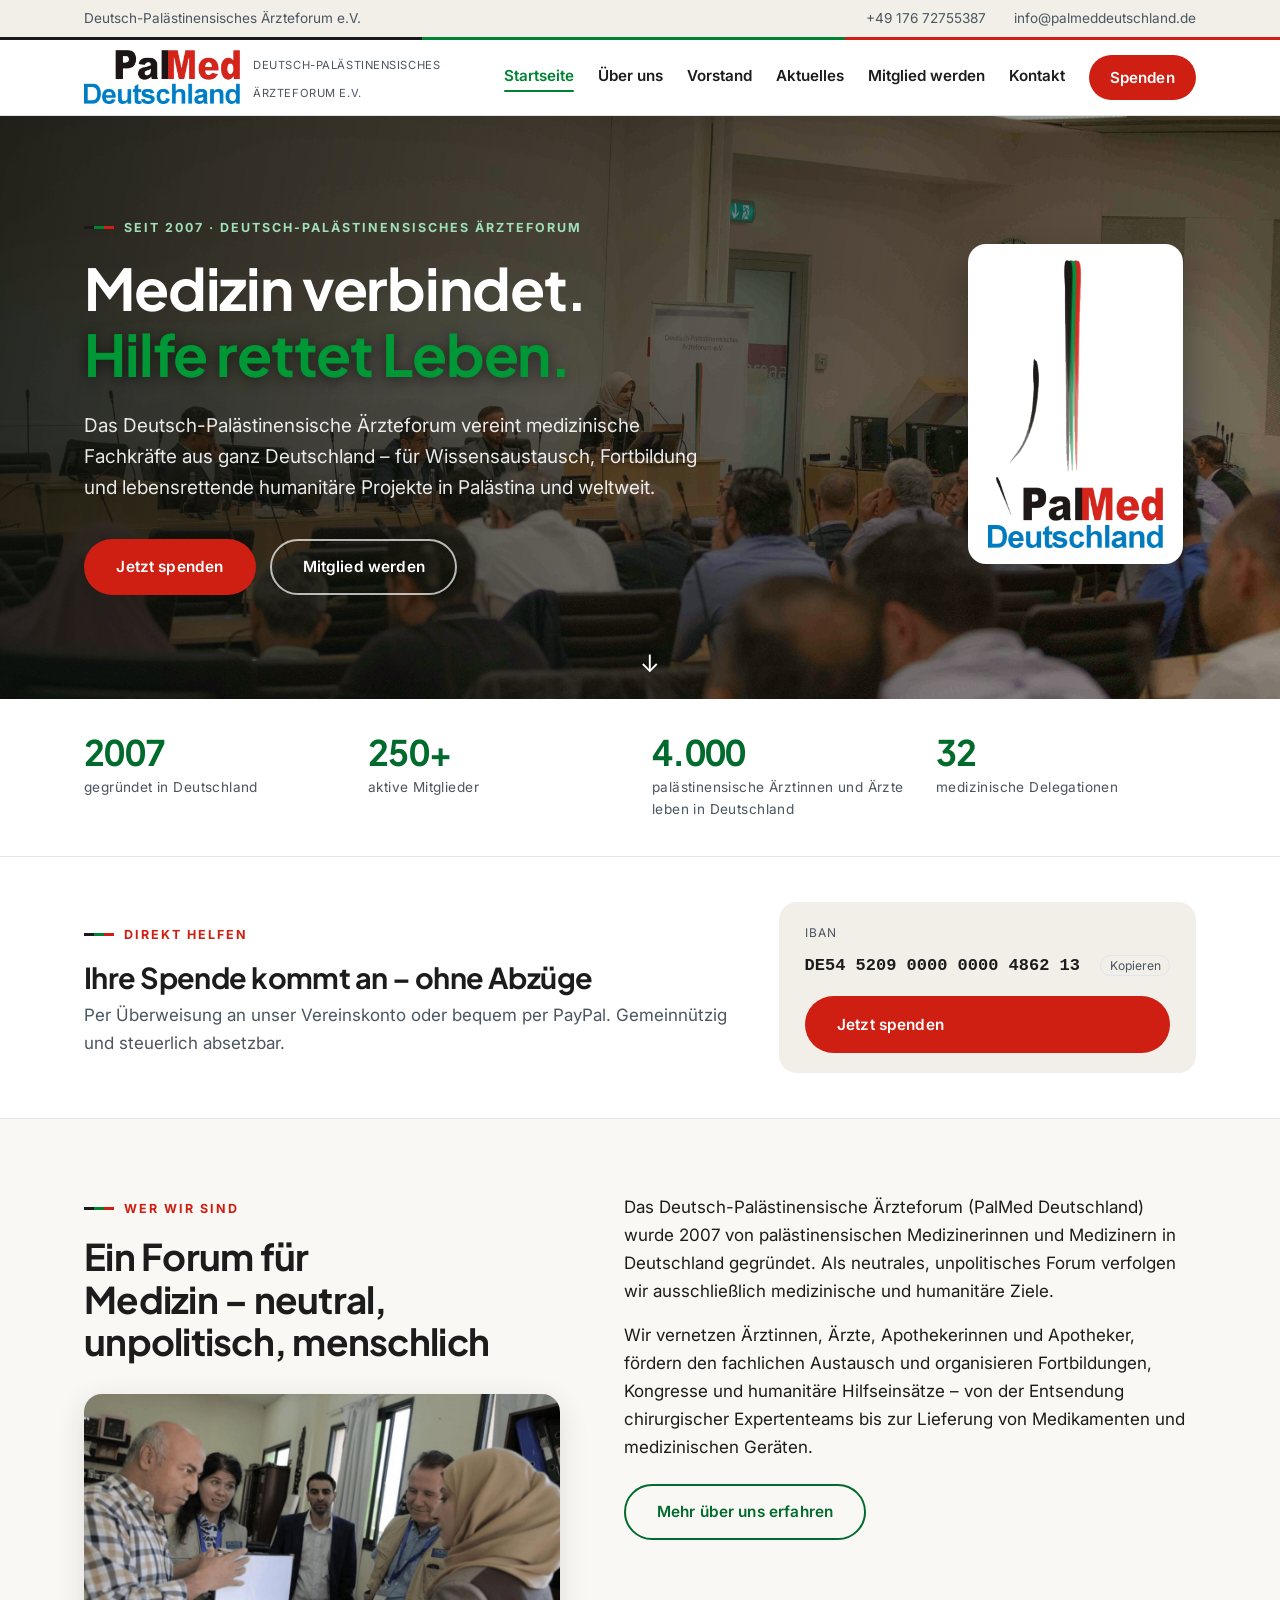
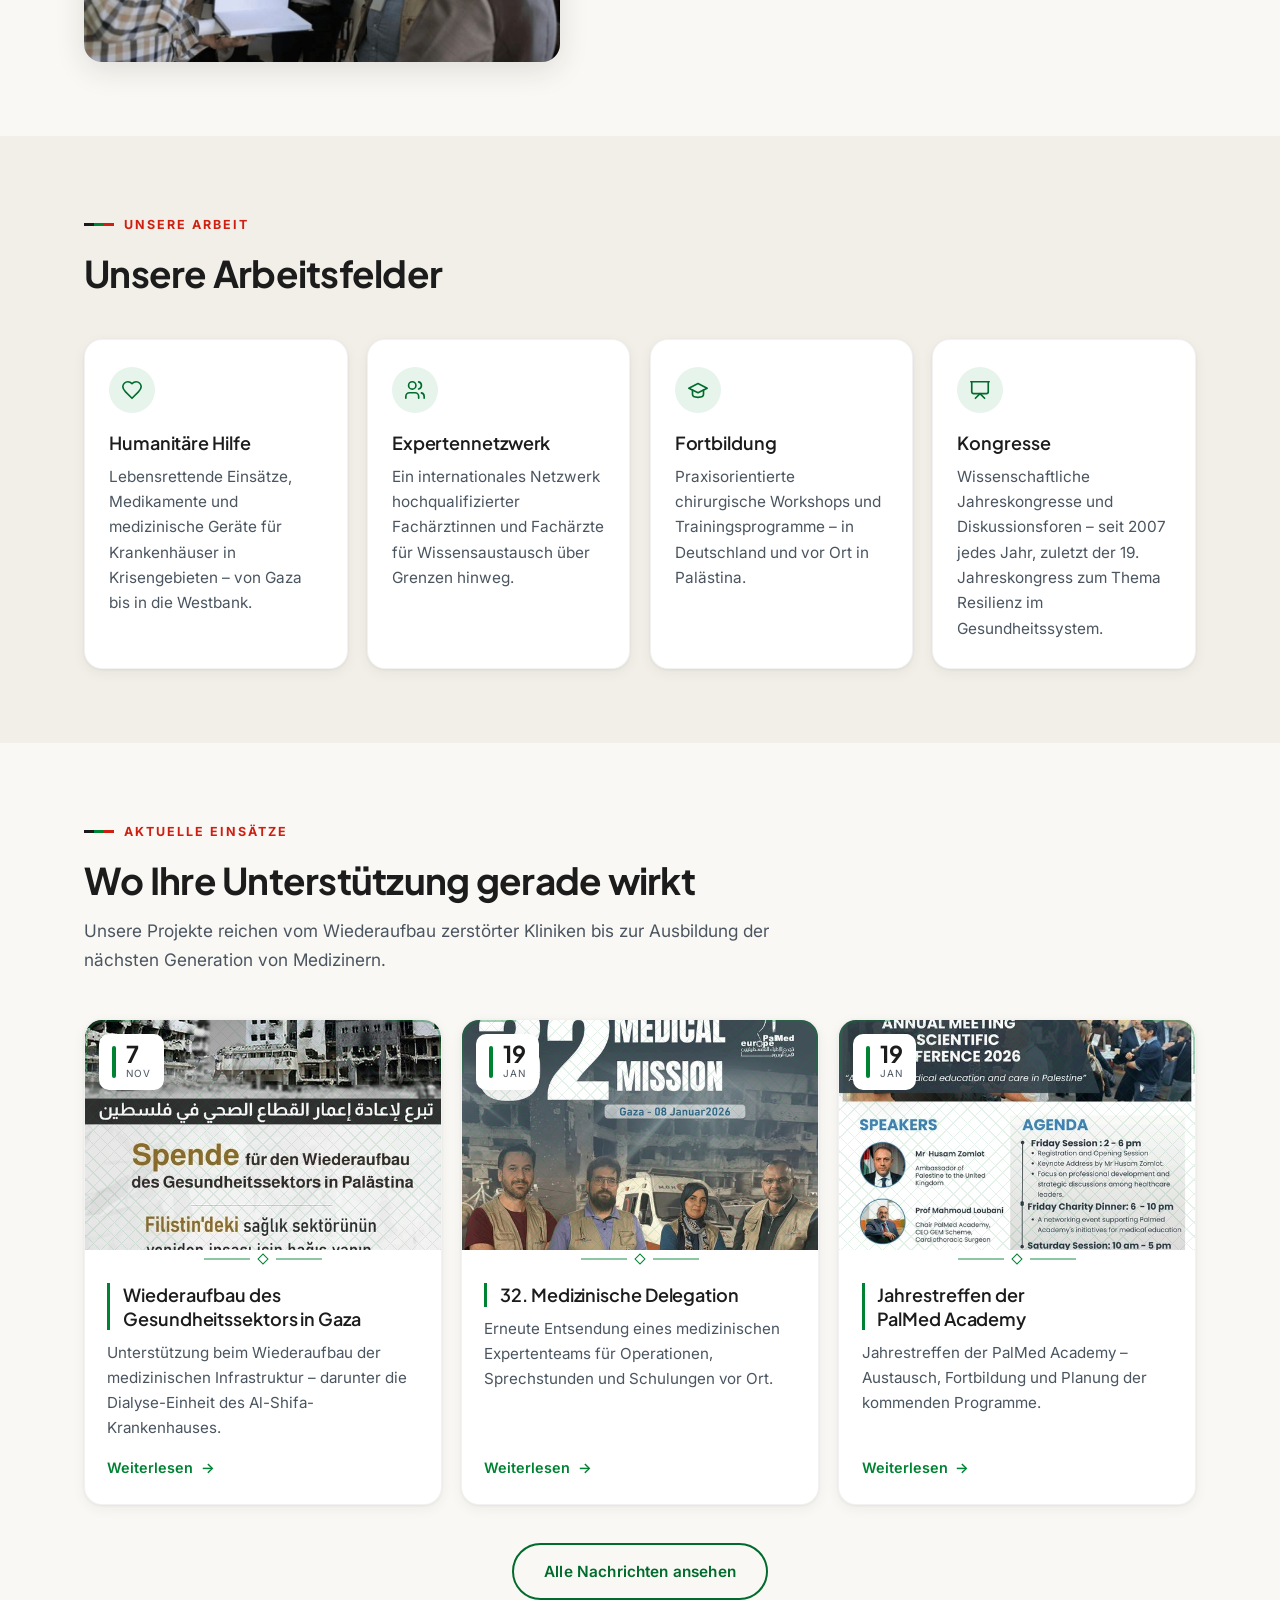
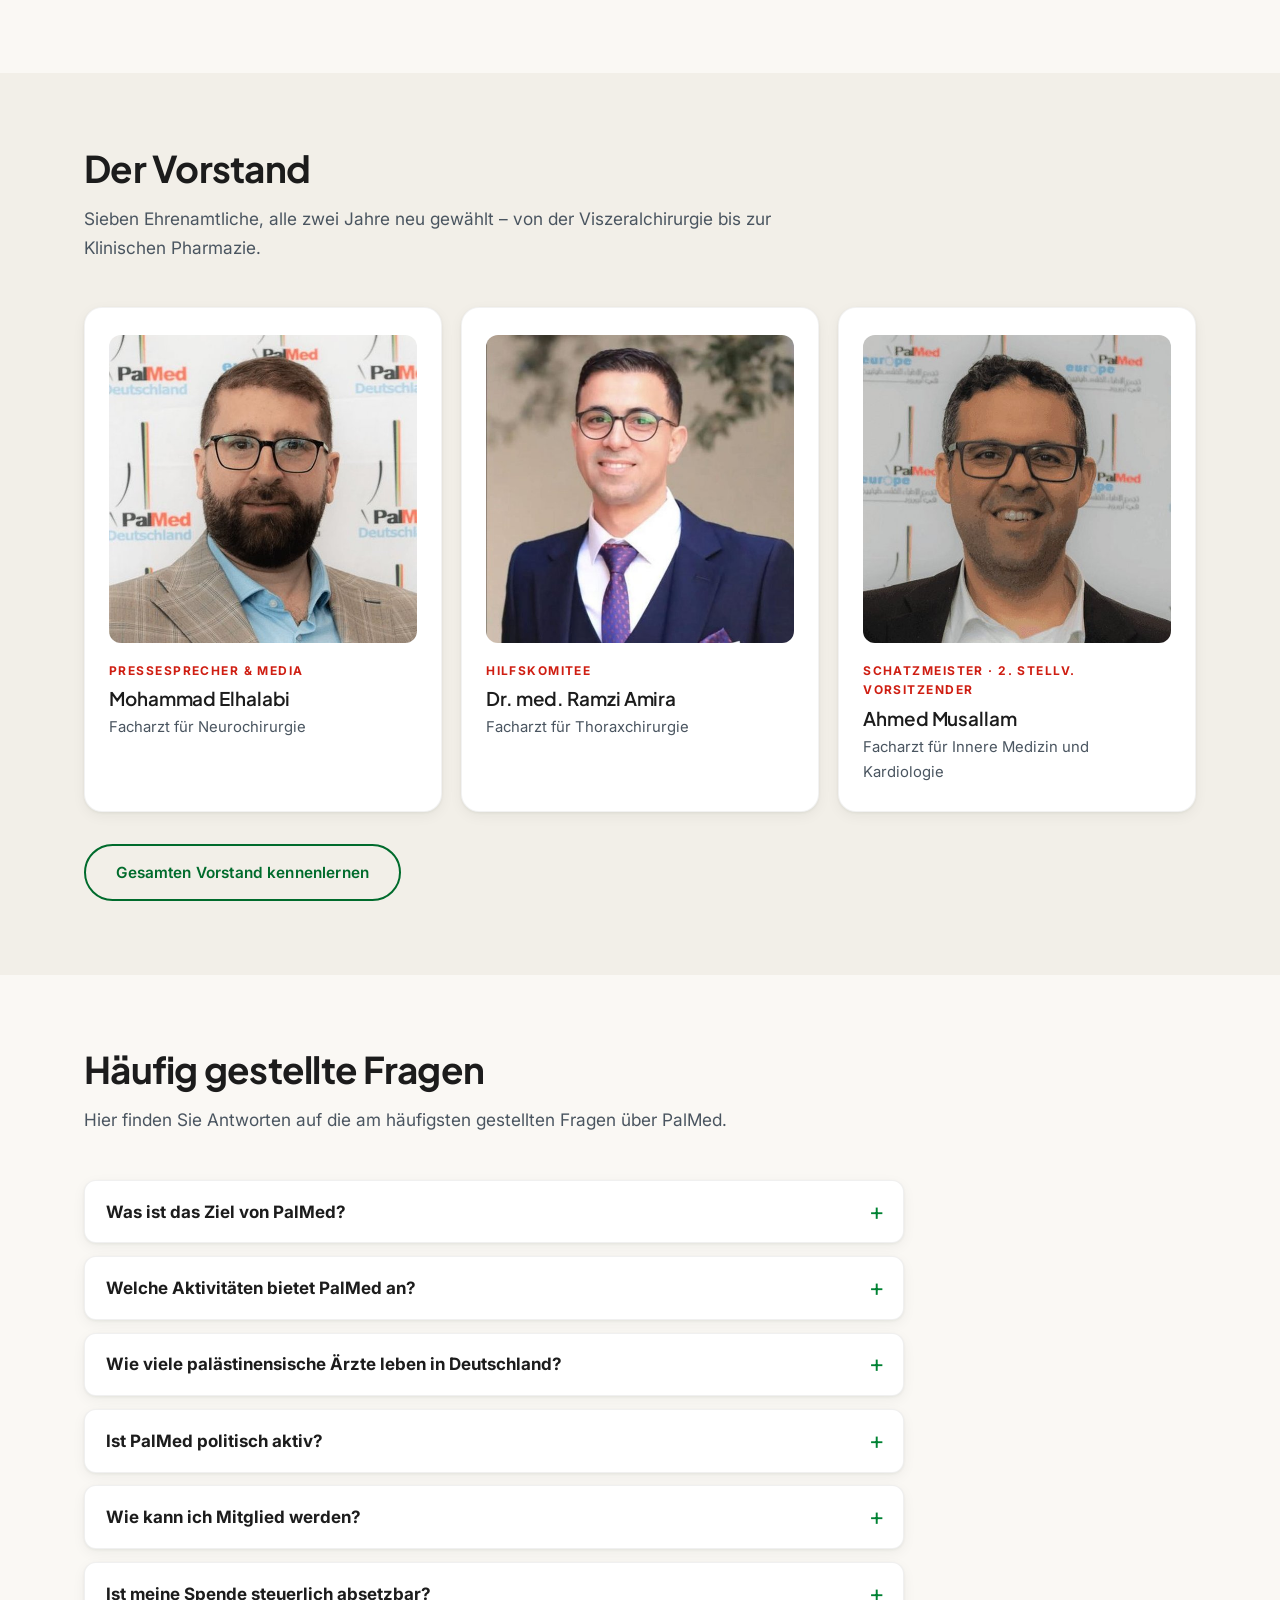
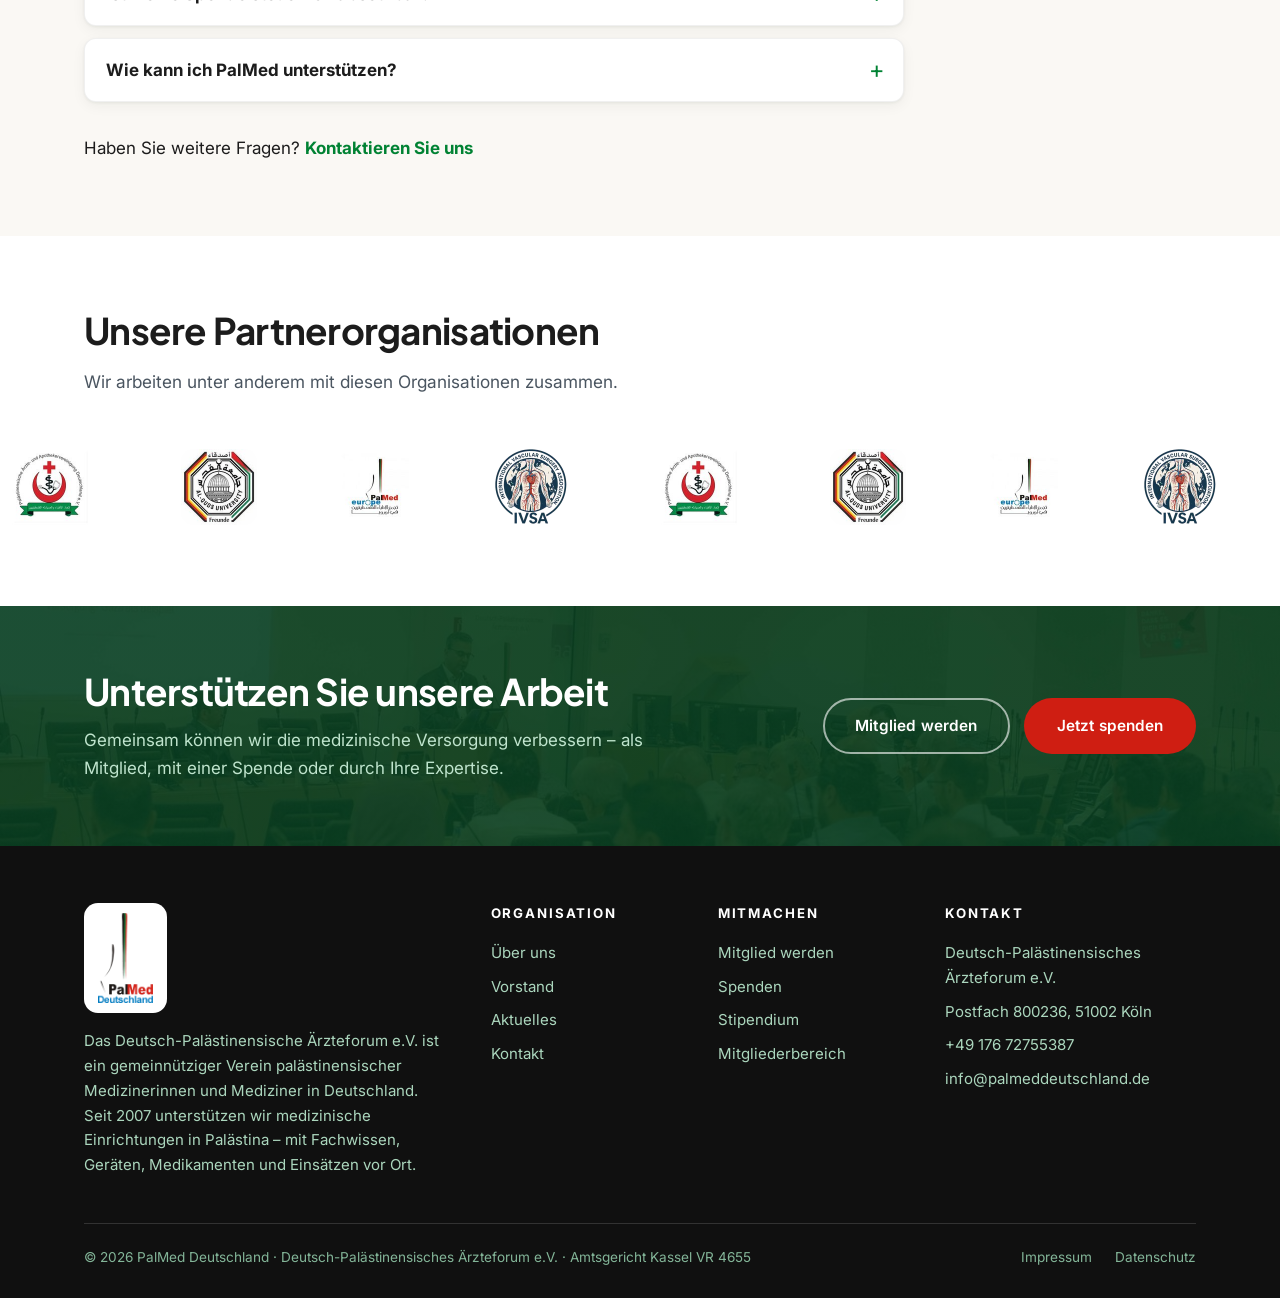
<file: index.html>
<!DOCTYPE html>
<html lang="de">
<head>
<meta charset="UTF-8">
<meta name="viewport" content="width=device-width, initial-scale=1.0">
<title>PalMed Deutschland – Deutsch-Palästinensisches Ärzteforum e.V.</title>
<link rel="preload" as="image" href="img/hero.jpg" fetchpriority="high">
<meta name="description" content="Das Deutsch-Palästinensische Ärzteforum (PalMed Deutschland) vereint medizinische Fachkräfte in Deutschland – für Fortbildung, Wissensaustausch und humanitäre medizinische Hilfe.">
<link rel="preconnect" href="https://fonts.googleapis.com">
<link rel="preconnect" href="https://fonts.gstatic.com" crossorigin>
<link href="https://fonts.googleapis.com/css2?family=Inter:wght@400;500;600&family=Plus+Jakarta+Sans:wght@600;700;800&display=swap" rel="stylesheet">
<link rel="icon" type="image/png" sizes="48x48" href="img/favicon-48.png?v=3">
<link rel="icon" type="image/png" sizes="192x192" href="img/favicon-192.png?v=3">
<link rel="apple-touch-icon" href="img/apple-touch-icon.png?v=3">
<meta name="theme-color" content="#008233">
<link rel="canonical" href="https://www.palmeddeutschland.de/">
<meta property="og:type" content="website">
<meta property="og:site_name" content="PalMed Deutschland">
<meta property="og:locale" content="de_DE">
<meta property="og:title" content="PalMed Deutschland – Deutsch-Palästinensisches Ärzteforum e.V.">
<meta property="og:description" content="Medizinische Fachkräfte in Deutschland vereint – für Fortbildung, Wissensaustausch und humanitäre medizinische Hilfe.">
<meta property="og:url" content="https://www.palmeddeutschland.de/">
<meta property="og:image" content="https://www.palmeddeutschland.de/img/og-cover.jpg">
<meta property="og:image:width" content="1200">
<meta property="og:image:height" content="630">
<meta name="twitter:card" content="summary_large_image">
<link rel="stylesheet" href="css/style.css">
<script type="application/ld+json">
{
  "@context": "https://schema.org",
  "@type": "NGO",
  "name": "Deutsch-Palästinensisches Ärzteforum e.V.",
  "alternateName": "PalMed Deutschland",
  "url": "https://www.palmeddeutschland.de/",
  "logo": "https://www.palmeddeutschland.de/logo.png",
  "email": "info@palmeddeutschland.de",
  "telephone": "+4917672755387",
  "foundingDate": "2007",
  "address": {
    "@type": "PostalAddress",
    "postOfficeBoxNumber": "800236",
    "postalCode": "51002",
    "addressLocality": "Köln",
    "addressCountry": "DE"
  },
  "identifier": "Amtsgericht Kassel, VR 4655"
}
</script>
</head>
<body>

<a class="skip-link" href="#inhalt">Zum Inhalt springen</a>

<div class="topbar">
  <div class="wrap">
    <div><span>Deutsch-Palästinensisches Ärzteforum e.V.</span></div>
    <div class="contact-extra">
      <span><a href="tel:+4917672755387">+49 176 72755387</a></span>
      <span><a href="mailto:info@palmeddeutschland.de">info@palmeddeutschland.de</a></span>
    </div>
  </div>
</div>

<header class="site-header">
  <div class="wrap">
    <a class="brand" href="index.html">
      <img src="logo-text.png?v=3" alt="PalMed Deutschland – Deutsch-Palästinensisches Ärzteforum e.V." class="brand-logo" width="1072" height="370">
      <span>
        <span class="brand-sub">Deutsch-Palästinensisches<br>Ärzteforum e.V.</span>
      </span>
    </a>
    <button class="nav-toggle" type="button" aria-expanded="false" aria-controls="hauptnav" aria-label="Menü öffnen"><svg viewBox="0 0 24 24" width="22" height="22" fill="none" stroke="currentColor" stroke-width="2" stroke-linecap="round" aria-hidden="true"><path d="M4 7h16M4 12h16M4 17h16"/></svg></button>
    <nav class="main-nav" id="hauptnav" aria-label="Hauptnavigation">
      <a href="index.html" class="active" aria-current="page">Startseite</a>
      <a href="ueber-uns.html">Über uns</a>
      <a href="vorstand.html">Vorstand</a>
      <a href="aktuelles.html">Aktuelles</a>
      <a href="mitglied-werden.html">Mitglied werden</a>
      <a href="kontakt.html">Kontakt</a>
      <a href="spenden.html" class="btn btn-donate">Spenden</a>
    </nav>
  </div>
</header>

<main id="inhalt">

<section class="hero hero-photo">
  <div class="wrap hero-grid">
    <div>
      <span class="kicker">Seit 2007 · Deutsch-Palästinensisches Ärzteforum</span>
      <h1>Medizin verbindet.<br><em>Hilfe rettet Leben.</em></h1>
      <p>Das Deutsch-Palästinensische Ärzteforum vereint medizinische Fachkräfte aus ganz Deutschland – für Wissensaustausch, Fortbildung und lebensrettende humanitäre Projekte in Palästina und weltweit.</p>
      <div class="hero-actions">
        <a href="spenden.html" class="btn btn-donate">Jetzt spenden</a>
        <a href="mitglied-werden.html" class="btn btn-light">Mitglied werden</a>
      </div>
    </div>
    <img src="logo-hero.png?v=3" alt="PalMed Deutschland – Deutsch-Palästinensisches Ärzteforum e.V." class="hero-logo" width="536" height="881" fetchpriority="high">
  </div>
  <a class="scroll-down" href="#zahlen" aria-label="Nach unten scrollen">&#8595;</a>
</section>

<section class="stat-band" id="zahlen">
  <div class="wrap">
    <div class="stat"><div class="num">2007</div><div class="label">gegründet in Deutschland</div></div>
    <div class="stat"><div class="num">250+</div><div class="label">aktive Mitglieder</div></div>
    <div class="stat"><div class="num">4.000</div><div class="label">palästinensische Ärztinnen und Ärzte leben in Deutschland</div></div>
    <div class="stat"><div class="num">32</div><div class="label">medizinische Delegationen</div></div>
  </div>
</section>

<section class="donate-strip">
  <div class="wrap">
    <div>
      <span class="kicker">Direkt helfen</span>
      <h2>Ihre Spende kommt an – ohne Abzüge</h2>
      <p>Per Überweisung an unser Vereinskonto oder bequem per PayPal. Gemeinnützig und steuerlich absetzbar.</p>
    </div>
    <div class="donate-strip-box">
      <span class="k">IBAN</span>
      <span class="v">DE54 5209 0000 0000 4862 13 <button class="copy-btn" aria-label="IBAN kopieren" onclick="copyText('DE54520900000000486213', this)">Kopieren</button></span>
      <a href="spenden.html" class="btn btn-donate" style="margin-top:0.4rem">Jetzt spenden</a>
    </div>
  </div>
</section>

<section class="section">
  <div class="wrap split">
    <div>
      <span class="kicker">Wer wir sind</span>
      <h2>Ein Forum für Medizin – neutral, unpolitisch, menschlich</h2>
      <img src="img/team-austausch.jpg" alt="Ärztinnen und Ärzte von PalMed im fachlichen Austausch vor Ort" class="section-img" width="1100" height="618" loading="lazy" decoding="async">
    </div>
    <div class="prose">
      <p>Das Deutsch-Palästinensische Ärzteforum (PalMed Deutschland) wurde 2007 von palästinensischen Medizinerinnen und Medizinern in Deutschland gegründet. Als neutrales, unpolitisches Forum verfolgen wir ausschließlich medizinische und humanitäre Ziele.</p>
      <p>Wir vernetzen Ärztinnen, Ärzte, Apothekerinnen und Apotheker, fördern den fachlichen Austausch und organisieren Fortbildungen, Kongresse und humanitäre Hilfseinsätze – von der Entsendung chirurgischer Expertenteams bis zur Lieferung von Medikamenten und medizinischen Geräten.</p>
      <a href="ueber-uns.html" class="btn btn-outline" style="margin-top:1.4rem">Mehr über uns erfahren</a>
    </div>
  </div>
</section>

<section class="section section-soft">
  <div class="wrap">
    <div class="section-head">
      <span class="kicker">Unsere Arbeit</span>
      <h2>Unsere Arbeitsfelder</h2>
    </div>
    <div class="card-grid">
      <div class="card">
        <div class="icon" aria-hidden="true"><svg viewBox="0 0 24 24" width="22" height="22" fill="none" stroke="currentColor" stroke-width="1.8" stroke-linecap="round" stroke-linejoin="round"><path d="M19 14c1.5-1.5 3-3.2 3-5.5A5.5 5.5 0 0 0 16.5 3c-1.8 0-3 .5-4.5 2-1.5-1.5-2.7-2-4.5-2A5.5 5.5 0 0 0 2 8.5c0 2.3 1.5 4 3 5.5l7 7Z"/></svg></div>
        <h3>Humanitäre Hilfe</h3>
        <p>Lebensrettende Einsätze, Medikamente und medizinische Geräte für Krankenhäuser in Krisengebieten – von Gaza bis in die Westbank.</p>
      </div>
      <div class="card">
        <div class="icon" aria-hidden="true"><svg viewBox="0 0 24 24" width="22" height="22" fill="none" stroke="currentColor" stroke-width="1.8" stroke-linecap="round" stroke-linejoin="round"><path d="M16 21v-2a4 4 0 0 0-4-4H6a4 4 0 0 0-4 4v2"/><circle cx="9" cy="7" r="4"/><path d="M22 21v-2a4 4 0 0 0-3-3.87"/><path d="M16 3.13a4 4 0 0 1 0 7.75"/></svg></div>
        <h3>Expertennetzwerk</h3>
        <p>Ein internationales Netzwerk hochqualifizierter Fachärztinnen und Fachärzte für Wissensaustausch über Grenzen hinweg.</p>
      </div>
      <div class="card">
        <div class="icon" aria-hidden="true"><svg viewBox="0 0 24 24" width="22" height="22" fill="none" stroke="currentColor" stroke-width="1.8" stroke-linecap="round" stroke-linejoin="round"><path d="M22 10 12 5 2 10l10 5 10-5Z"/><path d="M6 12v5c0 1.7 2.7 3 6 3s6-1.3 6-3v-5"/></svg></div>
        <h3>Fortbildung</h3>
        <p>Praxisorientierte chirurgische Workshops und Trainingsprogramme – in Deutschland und vor Ort in Palästina.</p>
      </div>
      <div class="card">
        <div class="icon" aria-hidden="true"><svg viewBox="0 0 24 24" width="22" height="22" fill="none" stroke="currentColor" stroke-width="1.8" stroke-linecap="round" stroke-linejoin="round"><path d="M2 3h20"/><path d="M21 3v11a2 2 0 0 1-2 2H5a2 2 0 0 1-2-2V3"/><path d="m7 21 5-5 5 5"/></svg></div>
        <h3>Kongresse</h3>
        <p>Wissenschaftliche Jahreskongresse und Diskussionsforen – seit 2007 jedes Jahr, zuletzt der 19. Jahreskongress zum Thema Resilienz im Gesundheitssystem.</p>
      </div>
    </div>
  </div>
</section>

<section class="section">
  <div class="wrap">
    <div class="section-head">
      <span class="kicker">Aktuelle Einsätze</span>
      <h2>Wo Ihre Unterstützung gerade wirkt</h2>
      <p>Unsere Projekte reichen vom Wiederaufbau zerstörter Kliniken bis zur Ausbildung der nächsten Generation von Medizinern.</p>
    </div>
    <div class="card-grid-3">
      <article class="card news-card">
        <i class="corner tl"></i><i class="corner tr"></i>
        <div class="media">
          <img src="img/news-gaza.jpg" alt="Wiederaufbau des Gesundheitssektors in Gaza" loading="lazy">
          <span class="hatch"></span>
          <span class="datum"><span><b>7</b><small>Nov</small></span></span>
        </div>
        <div class="orna"><span></span><i></i><span></span></div>
        <div class="body">
          <h3>Wiederaufbau des Gesundheitssektors in Gaza</h3>
          <p>Unterstützung beim Wiederaufbau der medizinischen Infrastruktur – darunter die Dialyse-Einheit des Al-Shifa-Krankenhauses.</p>
          <a class="more" href="aktuelles.html">Weiterlesen</a>
        </div>
      </article>
      <article class="card news-card">
        <i class="corner tl"></i><i class="corner tr"></i>
        <div class="media">
          <img src="img/news-delegation.jpg" alt="32. Medizinische Delegation" loading="lazy">
          <span class="hatch"></span>
          <span class="datum"><span><b>19</b><small>Jan</small></span></span>
        </div>
        <div class="orna"><span></span><i></i><span></span></div>
        <div class="body">
          <h3>32. Medizinische Delegation</h3>
          <p>Erneute Entsendung eines medizinischen Expertenteams für Operationen, Sprechstunden und Schulungen vor Ort.</p>
          <a class="more" href="aktuelles.html">Weiterlesen</a>
        </div>
      </article>
      <article class="card news-card">
        <i class="corner tl"></i><i class="corner tr"></i>
        <div class="media">
          <img src="img/news-academy.jpg" alt="Jahrestreffen der PalMed Academy" loading="lazy">
          <span class="hatch"></span>
          <span class="datum"><span><b>19</b><small>Jan</small></span></span>
        </div>
        <div class="orna"><span></span><i></i><span></span></div>
        <div class="body">
          <h3>Jahrestreffen der PalMed Academy</h3>
          <p>Jahrestreffen der PalMed Academy – Austausch, Fortbildung und Planung der kommenden Programme.</p>
          <a class="more" href="aktuelles.html">Weiterlesen</a>
        </div>
      </article>
    </div>
    <div style="text-align:center;margin-top:2.4rem">
      <a href="aktuelles.html" class="btn btn-outline">Alle Nachrichten ansehen</a>
    </div>
  </div>
</section>

<section class="section section-soft">
  <div class="wrap">
    <div class="section-head">
      <h2>Der Vorstand</h2>
      <p>Sieben Ehrenamtliche, alle zwei Jahre neu gewählt – von der Viszeralchirurgie bis zur Klinischen Pharmazie.</p>
    </div>
    <div class="team-grid">
      <div class="person">
        <img src="img/vorstand-elhalabi.jpg" alt="Mohammad Elhalabi" class="photo" width="600" height="750" loading="lazy" decoding="async">
        <div class="role">Pressesprecher &amp; Media</div>
        <h3>Mohammad Elhalabi</h3>
        <p>Facharzt für Neurochirurgie</p>
      </div>
      <div class="person">
        <img src="img/vorstand-amira.jpg" alt="Dr. med. Ramzi Amira" class="photo" width="600" height="750" loading="lazy" decoding="async">
        <div class="role">Hilfskomitee</div>
        <h3>Dr. med. Ramzi Amira</h3>
        <p>Facharzt für Thoraxchirurgie</p>
      </div>
      <div class="person">
        <img src="img/vorstand-musallam.jpg" alt="Ahmed Musallam" class="photo" width="600" height="750" loading="lazy" decoding="async">
        <div class="role">Schatzmeister · 2. Stellv. Vorsitzender</div>
        <h3>Ahmed Musallam</h3>
        <p>Facharzt für Innere Medizin und Kardiologie</p>
      </div>
    </div>
    <div style="margin-top:2rem">
      <a href="vorstand.html" class="btn btn-outline">Gesamten Vorstand kennenlernen</a>
    </div>
  </div>
</section>

<section class="section">
  <div class="wrap">
    <div class="section-head">
      <h2>Häufig gestellte Fragen</h2>
      <p>Hier finden Sie Antworten auf die am häufigsten gestellten Fragen über PalMed.</p>
    </div>
    <div class="faq">
      <details>
        <summary>Was ist das Ziel von PalMed?</summary>
        <p>PalMed ist ein neutrales, unpolitisches Forum mit rein medizinischen Zielen. Wir möchten palästinensische Ärztinnen, Ärzte, Apothekerinnen und Apotheker in Deutschland vernetzen, aktiv einbinden und ihnen eine Plattform für wissenschaftlichen und beruflichen Austausch bieten. Darüber hinaus unterstützen wir medizinische Einrichtungen in Palästina und motivieren zu humanitären Einsätzen.</p>
      </details>
      <details>
        <summary>Welche Aktivitäten bietet PalMed an?</summary>
        <p>PalMed organisiert jährliche Kongresse seit 2007, bei denen palästinensische und deutsche Ärzte zu medizinischen Themen referieren. Wir nehmen an Fortbildungsveranstaltungen teil, liefern Hilfsgüter und medizinische Geräte nach Gaza, ins Westjordanland und in Flüchtlingslager, bilden palästinensische Ärzte in Deutschland fort und organisieren regelmäßig Fußballturniere und Familienfeste.</p>
      </details>
      <details>
        <summary>Wie viele palästinensische Ärzte leben in Deutschland?</summary>
        <p>In Deutschland leben rund 4.000 palästinensische Ärztinnen und Ärzte. PalMed möchte sie vernetzen und ihnen eine gemeinsame Plattform für wissenschaftlichen und beruflichen Austausch bieten.</p>
      </details>
      <details>
        <summary>Ist PalMed politisch aktiv?</summary>
        <p>Nein, PalMed ist ein neutrales, unpolitisches Forum. Angesichts der angespannten politischen Lage haben wir uns bewusst für eine unpolitische Ausrichtung entschieden und verfolgen ausschließlich medizinische und humanitäre Ziele.</p>
      </details>
      <details>
        <summary>Wie kann ich Mitglied werden?</summary>
        <p>Sie können Mitglied werden, indem Sie den Aufnahmeantrag ausfüllen. PalMed ist als gemeinnütziger Ärzteverein eingetragen und steht allen palästinensischen Ärzten und Apothekern in Deutschland offen.</p>
      </details>
      <details>
        <summary>Ist meine Spende steuerlich absetzbar?</summary>
        <p>Ja. PalMed Deutschland ist als gemeinnütziger Verein anerkannt. Für Spenden bis 300 € genügt dem Finanzamt Ihr Kontoauszug – darüber stellen wir Ihnen gerne eine Zuwendungsbestätigung aus. Schreiben Sie uns dazu einfach mit Ihrem Namen und Ihrer Anschrift.</p>
      </details>
      <details>
        <summary>Wie kann ich PalMed unterstützen?</summary>
        <p>Sie können PalMed durch Mitgliedschaft, Spenden oder aktive Teilnahme an unseren Projekten unterstützen. Wir suchen immer nach Ärzten, die bereit sind, an humanitären Einsätzen in palästinensischen Einrichtungen teilzunehmen.</p>
      </details>
    </div>
    <p style="margin-top:2rem">Haben Sie weitere Fragen? <a href="kontakt.html"><strong>Kontaktieren Sie uns</strong></a></p>
  </div>
</section>

<section class="section section-white">
  <div class="wrap">
    <div class="section-head">
      <h2>Unsere Partnerorganisationen</h2>
      <p>Wir arbeiten unter anderem mit diesen Organisationen zusammen.</p>
    </div>
  </div>
  <div class="marquee" aria-label="Logos unserer Partnerorganisationen">
    <div class="marquee-track">
      <img src="img/partner-paeav.jpg" alt="PÄAV – Palästinensischer Ärzte- und Apothekerverein" width="203" height="152" loading="lazy" decoding="async">
      <img src="img/partner-alquds.jpg" alt="Freunde der Al-Quds Universität e.V." width="152" height="152" loading="lazy" decoding="async">
      <img src="img/partner-palmed.jpg" alt="PalMed" width="152" height="152" loading="lazy" decoding="async">
      <img src="img/partner-ivsa.webp" alt="IVSA" width="152" height="152" loading="lazy" decoding="async">
      <img src="img/partner-paeav.jpg" alt="" aria-hidden="true">
      <img src="img/partner-alquds.jpg" alt="" aria-hidden="true">
      <img src="img/partner-palmed.jpg" alt="" aria-hidden="true">
      <img src="img/partner-ivsa.webp" alt="" aria-hidden="true">
    </div>
  </div>
</section>

<section class="cta-band">
  <div class="wrap">
    <div>
      <h2>Unterstützen Sie unsere Arbeit</h2>
      <p>Gemeinsam können wir die medizinische Versorgung verbessern – als Mitglied, mit einer Spende oder durch Ihre Expertise.</p>
    </div>
    <div class="actions">
      <a href="mitglied-werden.html" class="btn btn-light">Mitglied werden</a>
      <a href="spenden.html" class="btn btn-donate">Jetzt spenden</a>
    </div>
  </div>
</section>

</main>

<footer class="site-footer">
  <div class="wrap">
    <div class="top">
      <div class="about">
        <a class="brand" href="index.html">
          <img src="logo.png?v=3" alt="PalMed Deutschland" class="brand-logo brand-logo-footer" width="480" height="789" loading="lazy" decoding="async">
        </a>
        <p>Das Deutsch-Palästinensische Ärzteforum e.V. ist ein gemeinnütziger Verein palästinensischer Medizinerinnen und Mediziner in Deutschland. Seit 2007 unterstützen wir medizinische Einrichtungen in Palästina – mit Fachwissen, Geräten, Medikamenten und Einsätzen vor Ort.</p>
      </div>
      <div>
        <h4>Organisation</h4>
        <ul>
          <li><a href="ueber-uns.html">Über uns</a></li>
          <li><a href="vorstand.html">Vorstand</a></li>
          <li><a href="aktuelles.html">Aktuelles</a></li>
          <li><a href="kontakt.html">Kontakt</a></li>
        </ul>
      </div>
      <div>
        <h4>Mitmachen</h4>
        <ul>
          <li><a href="mitglied-werden.html">Mitglied werden</a></li>
          <li><a href="spenden.html">Spenden</a></li>
          <li><a href="aktuelles.html#stipendium">Stipendium</a></li>
          <li><a href="mitglieder.html">Mitgliederbereich</a></li>
        </ul>
      </div>
      <div>
        <h4>Kontakt</h4>
        <ul>
          <li>Deutsch-Palästinensisches<br>Ärzteforum e.V.</li>
          <li>Postfach 800236, 51002 Köln</li>
          <li><a href="tel:+4917672755387">+49 176 72755387</a></li>
          <li><a href="mailto:info@palmeddeutschland.de">info@palmeddeutschland.de</a></li>
        </ul>
      </div>
    </div>
    <div class="bottom">
      <span>© 2026 PalMed Deutschland · Deutsch-Palästinensisches Ärzteforum e.V. · Amtsgericht Kassel VR 4655</span>
      <span>
        <a href="impressum.html">Impressum</a>
        <a href="datenschutz.html">Datenschutz</a>
      </span>
    </div>
  </div>
</footer>

<script src="js/main.js"></script>
</body>
</html>
</file>
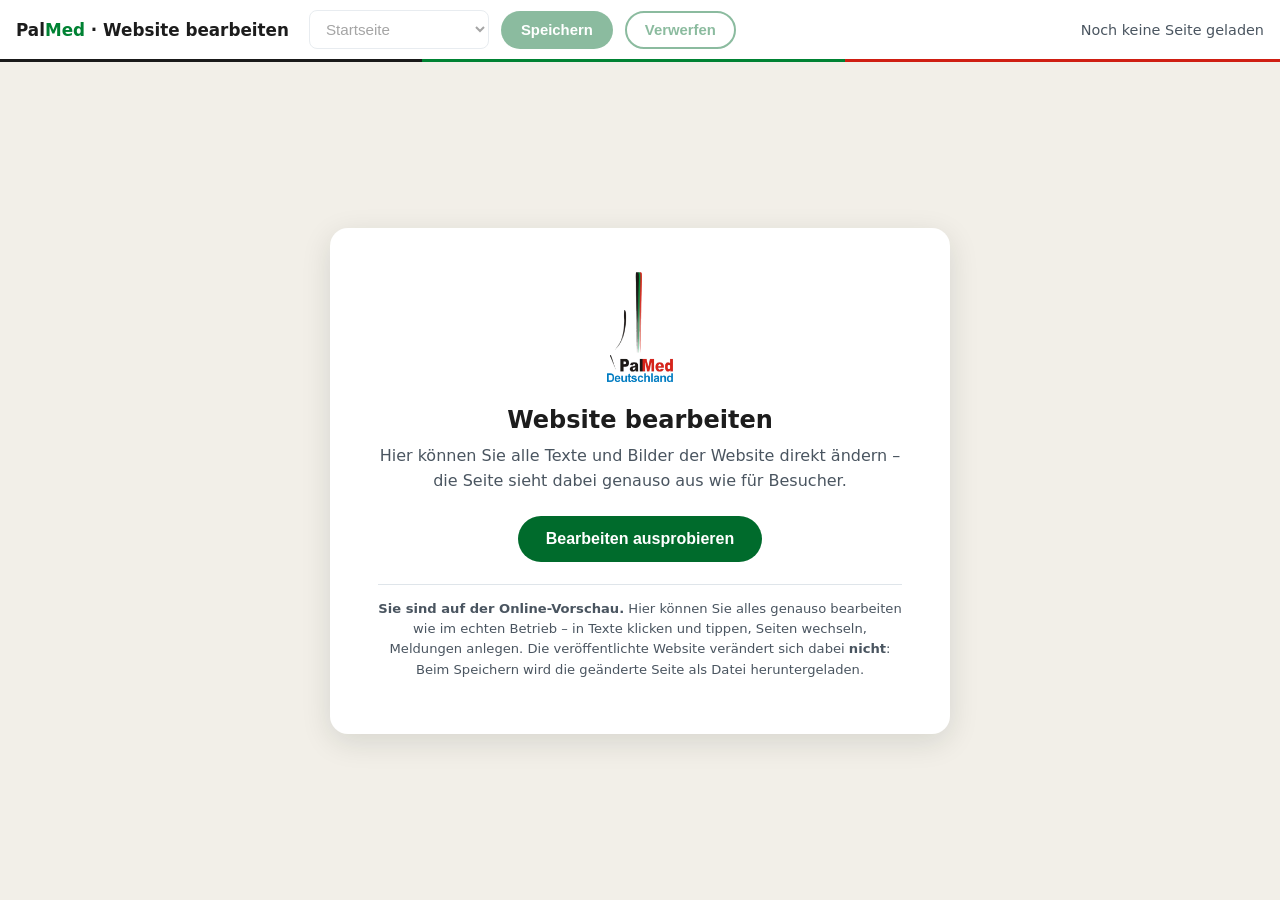
<file: admin.html>
<!DOCTYPE html>
<html lang="de">
<head>
<meta charset="UTF-8">
<meta name="viewport" content="width=device-width, initial-scale=1.0">
<title>PalMed – Website bearbeiten</title>
<meta name="robots" content="noindex, nofollow">
<link rel="icon" type="image/png" sizes="48x48" href="img/favicon-48.png?v=3">
<style>
  :root {
    --gruen: #008233; --gruen-dunkel: #006b2c; --rot: #cf1e12;
    --ink: #1c1c1c; --grau: #4a5560; --linie: #dfe5ea; --bg: #f2efe8;
  }
  * { margin: 0; padding: 0; box-sizing: border-box; }
  body { font-family: "Segoe UI", system-ui, sans-serif; background: var(--bg); color: var(--ink); height: 100vh; display: flex; flex-direction: column; overflow: hidden; }

  .leiste {
    background: #ffffff; border-bottom: 3px solid; padding: 10px 16px;
    border-image: linear-gradient(90deg, #1a1a1a 0 33%, var(--gruen) 33% 66%, var(--rot) 66% 100%) 1;
    display: flex; align-items: center; gap: 12px; flex-wrap: wrap; flex: none;
  }
  .leiste .titel { font-weight: 700; font-size: 1.05rem; margin-right: 8px; }
  .leiste .titel span { color: var(--gruen); }
  select {
    padding: 9px 12px; border: 1px solid var(--linie); border-radius: 8px;
    font-size: 0.95rem; background: #fff; min-width: 180px; cursor: pointer;
  }
  button {
    padding: 9px 18px; border-radius: 999px; border: 2px solid transparent;
    font-size: 0.93rem; font-weight: 600; cursor: pointer; background: #eee;
  }
  button:disabled { opacity: 0.45; cursor: not-allowed; }
  .b-gruen { background: var(--gruen-dunkel); color: #fff; }
  .b-gruen:hover:not(:disabled) { background: var(--gruen); }
  .b-rot { background: var(--rot); color: #fff; }
  .b-kontur { background: transparent; border-color: var(--gruen-dunkel); color: var(--gruen-dunkel); }
  .b-kontur:hover:not(:disabled) { background: var(--gruen-dunkel); color: #fff; }
  .status { margin-left: auto; font-size: 0.9rem; color: var(--grau); }
  .status.ok { color: var(--gruen-dunkel); font-weight: 700; }
  .status.warn { color: var(--rot); font-weight: 700; }

  .buehne { flex: 1; display: flex; min-height: 0; }
  iframe { flex: 1; border: 0; background: #fff; }

  .start {
    flex: 1; display: flex; align-items: center; justify-content: center; padding: 24px;
  }
  .start-box {
    background: #fff; border-radius: 18px; padding: 44px 48px; max-width: 620px;
    box-shadow: 0 8px 30px rgba(20,30,25,0.12); text-align: center;
  }
  .start-box img { height: 110px; margin: 0 auto 20px; }
  .start-box h1 { font-size: 1.5rem; margin-bottom: 10px; }
  .start-box p { color: var(--grau); margin-bottom: 10px; line-height: 1.55; }
  .start-box .knoepfe { display: flex; gap: 12px; justify-content: center; margin-top: 22px; flex-wrap: wrap; }
  .hinweis { font-size: 0.82rem; color: var(--grau); margin-top: 22px; border-top: 1px solid var(--linie); padding-top: 14px; }

  .hilfe {
    background: #e6f4ec; border-bottom: 1px solid var(--linie); padding: 7px 16px;
    font-size: 0.85rem; color: #1e4230; flex: none; display: none;
  }

  .maske-hintergrund {
    position: fixed; inset: 0; background: rgba(18, 24, 20, 0.55);
    display: flex; align-items: center; justify-content: center; z-index: 60; padding: 20px;
  }
  .maske-karte {
    background: #fff; border-radius: 16px; padding: 26px 30px; width: 100%; max-width: 540px;
    box-shadow: 0 20px 60px rgba(0, 0, 0, 0.3); max-height: 92vh; overflow: auto;
  }
  .maske-karte h2 { font-size: 1.25rem; margin-bottom: 6px; }
  .maske-karte .untertitel { color: var(--grau); font-size: 0.88rem; margin-bottom: 10px; }
  .maske-karte label { display: block; font-size: 0.85rem; font-weight: 600; margin: 14px 0 5px; }
  .maske-karte input, .maske-karte textarea, .maske-karte select {
    width: 100%; padding: 10px 12px; border: 1px solid var(--linie); border-radius: 8px;
    font-size: 0.95rem; font-family: inherit;
  }
  .maske-karte textarea { min-height: 90px; resize: vertical; }
  .maske-knoepfe { display: flex; justify-content: flex-end; gap: 10px; margin-top: 22px; }
</style>
</head>
<body>

<div class="leiste">
  <span class="titel">Pal<span>Med</span> · Website bearbeiten</span>
  <select id="seitenwahl" disabled>
    <option value="index.html">Startseite</option>
    <option value="ueber-uns.html">Über uns</option>
    <option value="vorstand.html">Vorstand</option>
    <option value="mitglieder.html">Mitglieder: Projekte</option>
    <option value="aktuelles.html">Aktuelles</option>
    <option value="spenden.html">Spenden</option>
    <option value="mitglied-werden.html">Mitglied werden</option>
    <option value="kontakt.html">Kontakt</option>
    <option value="impressum.html">Impressum</option>
    <option value="datenschutz.html">Datenschutz</option>
  </select>
  <button id="speichern" class="b-gruen" disabled>Speichern</button>
  <button id="verwerfen" class="b-kontur" disabled>Verwerfen</button>
  <span class="status" id="status">Noch keine Seite geladen</span>
</div>

<div class="hilfe" id="hilfe">
  ✏️ In einen Text klicken und tippen · Bild ändern: <strong>Doppelklick</strong> aufs Bild · Hinzufügen: die grünen <strong>＋&#8209;Knöpfe</strong> auf der Seite · Löschen/Verschieben: mit der Maus über einen Eintrag fahren · Danach oben <strong>Speichern</strong>.
</div>

<div class="buehne" id="buehne">
  <div class="start" id="start">
    <div class="start-box">
      <img src="logo.png?v=3" alt="PalMed Deutschland">
      <h1>Website bearbeiten</h1>
      <p>Hier können Sie alle Texte und Bilder der Website direkt ändern – die Seite sieht dabei genauso aus wie für Besucher.</p>
      <div class="knoepfe">
        <button class="b-gruen" id="ordner-btn" style="font-size:1rem;padding:12px 26px">Website-Ordner auswählen &amp; loslegen</button>
        <button class="b-kontur" id="einfach-btn">Ohne Ordnerzugriff arbeiten</button>
      </div>
      <p class="hinweis" id="hinweis-lokal">
        <strong>Empfohlen:</strong> „Website-Ordner auswählen" (Chrome oder Edge) – Änderungen werden beim Speichern direkt in die Website-Dateien geschrieben.<br>
        „Ohne Ordnerzugriff": Beim Speichern wird die geänderte Datei heruntergeladen und muss die alte Datei ersetzen.
      </p>
      <p class="hinweis" id="hinweis-online" style="display:none">
        <strong>Sie sind auf der Online-Vorschau.</strong> Hier können Sie alles genauso bearbeiten wie im echten Betrieb – in Texte klicken und tippen, Seiten wechseln, Meldungen anlegen.
        Die veröffentlichte Website verändert sich dabei <strong>nicht</strong>: Beim Speichern wird die geänderte Seite als Datei heruntergeladen.
      </p>
    </div>
  </div>
</div>

<div class="maske-hintergrund" id="maske" style="display:none">
  <form class="maske-karte" id="maske-form">
    <h2 id="maske-titel">Hinzufügen</h2>
    <p class="untertitel">Alles lässt sich danach direkt auf der Seite weiter bearbeiten.</p>
    <div id="maske-felder"></div>
    <div class="maske-knoepfe">
      <button type="button" class="b-kontur" id="maske-abbrechen">Abbrechen</button>
      <button type="submit" class="b-gruen">Hinzufügen</button>
    </div>
  </form>
</div>

<script>
(function () {
  var dirHandle = null;       // Ordner-Zugriff (Modus A)
  var einfachModus = false;   // Fallback ohne Ordner (Modus B)
  var aktuelleSeite = null;
  var scriptSpeicher = [];    // Original-Skripte der Seite
  var frame = null;
  var geaendert = false;

  var $ = function (id) { return document.getElementById(id); };
  var wahl = $("seitenwahl"), btnSpeichern = $("speichern"), btnVerwerfen = $("verwerfen"),
      status = $("status"), start = $("start"), buehne = $("buehne"), hilfe = $("hilfe"),
      maske = $("maske"), maskeForm = $("maske-form"), maskeFelder = $("maske-felder"), maskeTitel = $("maske-titel");
  var seitenListe = Array.prototype.map.call(wahl.options, function (o) { return o.value; });

  function meldung(text, art) {
    status.textContent = text;
    status.className = "status" + (art ? " " + art : "");
  }

  // Online-Vorschau erkennen (dann kann nur heruntergeladen werden)
  var istOnline = ["localhost", "127.0.0.1", ""].indexOf(location.hostname) === -1;
  if (istOnline) {
    $("hinweis-lokal").style.display = "none";
    $("hinweis-online").style.display = "";
    $("ordner-btn").style.display = "none";
    $("einfach-btn").className = "b-gruen";
    $("einfach-btn").style.cssText = "font-size:1rem;padding:12px 26px";
    $("einfach-btn").textContent = "Bearbeiten ausprobieren";
  }

  // ---------- Start ----------
  $("ordner-btn").addEventListener("click", async function () {
    if (!window.showDirectoryPicker) {
      alert("Dieser Browser unterstützt den direkten Ordnerzugriff nicht.\nBitte Chrome oder Edge verwenden – oder „Ohne Ordnerzugriff arbeiten“ wählen.");
      return;
    }
    try {
      dirHandle = await window.showDirectoryPicker({ mode: "readwrite" });
      await dirHandle.getFileHandle("index.html"); // Ordner-Check
    } catch (e) {
      if (e && e.name === "AbortError") return;
      alert("Das scheint nicht der Website-Ordner zu sein (index.html nicht gefunden).\nBitte den Ordner „palmed-website“ auswählen.");
      dirHandle = null;
      return;
    }
    aktivieren();
  });

  $("einfach-btn").addEventListener("click", function () {
    einfachModus = true;
    aktivieren();
  });

  function aktivieren() {
    wahl.disabled = false;
    hilfe.style.display = "block";
    ladeSeite(wahl.value);
  }

  // ---------- Seite laden ----------
  async function ladeSeite(datei) {
    var roh;
    try {
      if (dirHandle) {
        var fh = await dirHandle.getFileHandle(datei);
        roh = await (await fh.getFile()).text();
      } else {
        var antwort = await fetch(datei, { cache: "no-store" });
        if (!antwort.ok) throw new Error(antwort.status);
        roh = await antwort.text();
      }
    } catch (e) {
      meldung("Konnte " + datei + " nicht laden", "warn");
      return;
    }

    // Skripte herausnehmen und merken (damit die Seite im Editor ruhig ist
    // und beim Speichern nichts verloren geht)
    scriptSpeicher = [];
    roh = roh.replace(/<script\b[\s\S]*?<\/script>/gi, function (m) {
      scriptSpeicher.push(m);
      return "<!--ADMIN-SCRIPT-" + (scriptSpeicher.length - 1) + "-->";
    });

    // Editor-Style: Animationen aus, damit alles sofort sichtbar ist
    // (wird beim Speichern wieder entfernt)
    roh = roh.replace("</head>",
      '<style data-admin="1">*, *::before, *::after { animation: none !important; transition: none !important; }<\/style></head>');

    aktuelleSeite = datei;
    geaendert = false;

    start.style.display = "none";
    if (frame) frame.remove();
    frame = document.createElement("iframe");
    buehne.appendChild(frame);
    frame.srcdoc = roh;

    frame.addEventListener("load", function () {
      var doc = frame.contentDocument;
      doc.designMode = "on";

      // Links: interne Seiten wechseln, alles andere stilllegen
      doc.addEventListener("click", function (e) {
        var a = e.target.closest && e.target.closest("a");
        if (!a) return;
        e.preventDefault();
        var ziel = (a.getAttribute("href") || "").split("#")[0].split("?")[0];
        if (ziel && seitenListe.indexOf(ziel) !== -1 && ziel !== aktuelleSeite) {
          if (!geaendert || confirm("Ungespeicherte Änderungen gehen verloren. Trotzdem die Seite wechseln?")) {
            wahl.value = ziel;
            ladeSeite(ziel);
          }
        }
      }, true);
      doc.addEventListener("submit", function (e) { e.preventDefault(); }, true);

      // Bild per Doppelklick tauschen
      doc.addEventListener("dblclick", function (e) {
        if (e.target.tagName === "IMG") bildTauschen(e.target);
      }, true);

      doc.addEventListener("input", function () {
        geaendert = true;
        meldung("Ungespeicherte Änderungen …");
        btnSpeichern.disabled = false;
      });

      btnSpeichern.disabled = true;
      btnVerwerfen.disabled = false;
      adminUiEinbauen(doc);
      meldung("Bereit – klicken Sie in einen Text zum Bearbeiten");
    }, { once: true });
  }

  wahl.addEventListener("change", function () {
    if (geaendert && !confirm("Ungespeicherte Änderungen gehen verloren. Trotzdem wechseln?")) {
      wahl.value = aktuelleSeite;
      return;
    }
    ladeSeite(wahl.value);
  });

  btnVerwerfen.addEventListener("click", function () {
    if (!geaendert || confirm("Alle ungespeicherten Änderungen verwerfen?")) ladeSeite(aktuelleSeite);
  });

  // ---------- Hilfen ----------
  function markiereGeaendert() {
    geaendert = true;
    btnSpeichern.disabled = false;
    meldung("Ungespeicherte Änderungen …");
  }

  function heutigesDatum() {
    var monate = ["Januar", "Februar", "März", "April", "Mai", "Juni",
                  "Juli", "August", "September", "Oktober", "November", "Dezember"];
    var d = new Date();
    return d.getDate() + ". " + monate[d.getMonth()] + " " + d.getFullYear();
  }
  var MONK = ["Jan", "Feb", "Mär", "Apr", "Mai", "Jun", "Jul", "Aug", "Sep", "Okt", "Nov", "Dez"];

  function esc(t) {
    return String(t).replace(/&/g, "&amp;").replace(/</g, "&lt;").replace(/>/g, "&gt;").replace(/"/g, "&quot;");
  }

  // Bilddatei in den img-Ordner schreiben, liefert den Pfad
  async function bildSpeichern(datei) {
    var name = datei.name.toLowerCase().replace(/[^a-z0-9._-]/g, "-");
    var imgOrdner = await dirHandle.getDirectoryHandle("img", { create: true });
    var ziel = await imgOrdner.getFileHandle(name, { create: true });
    var w = await ziel.createWritable();
    await w.write(datei);
    await w.close();
    return "img/" + name;
  }

  // ---------- Bild tauschen (Doppelklick) ----------
  function bildTauschen(img) {
    if (!dirHandle) {
      alert("Bildtausch geht nur im Modus mit Ordnerzugriff.\nBitte neu starten und „Website-Ordner auswählen“ nutzen (Chrome/Edge).");
      return;
    }
    var input = document.createElement("input");
    input.type = "file";
    input.accept = "image/png,image/jpeg,image/webp";
    input.addEventListener("change", async function () {
      var datei = input.files[0];
      if (!datei) return;
      try {
        img.src = await bildSpeichern(datei);
        img.removeAttribute("width");
        img.removeAttribute("height");
        markiereGeaendert();
        meldung("Bild ersetzt – bitte speichern");
      } catch (e) {
        alert("Bild konnte nicht gespeichert werden: " + e.message);
      }
    });
    input.click();
  }

  // ---------- Plus-Knöpfe direkt auf der Seite ----------
  var PLUS_KONFIG = {
    "aktuelles.html": [
      { ziel: ".card-grid-3", typ: "karte", text: "＋ Meldung mit Bild hinzufügen" },
      { ziel: ".news-list", index: 0, typ: "meldung", text: "＋ Meldung hinzufügen" },
      { ziel: ".news-list", index: 1, typ: "veranstaltung", text: "＋ Veranstaltung hinzufügen" }
    ],
    "mitglieder.html": [
      { ziel: "#projekte-grid", typ: "projekt", text: "＋ Projekt hinzufügen" }
    ],
    "vorstand.html": [
      { ziel: ".team-grid", typ: "person", text: "＋ Vorstandsmitglied hinzufügen" }
    ],
    "index.html": [
      { ziel: ".faq", typ: "frage", text: "＋ Frage hinzufügen" }
    ]
  };

  function adminUiEinbauen(doc) {
    if (!doc.querySelector("style.admin-ui")) {
      var st = doc.createElement("style");
      st.className = "admin-ui";
      st.textContent =
        ".admin-plus{display:block;width:100%;margin:16px 0;padding:11px 20px;border:2px dashed #008233;" +
        "border-radius:999px;background:#e6f4ec;color:#006b2c;font:600 15px 'Segoe UI',sans-serif;cursor:pointer}" +
        ".admin-plus:hover{background:#008233;color:#fff}" +
        "#admin-steuer{position:absolute;z-index:9999;display:flex;gap:2px;background:#1c1c1c;border-radius:8px;" +
        "padding:4px;box-shadow:0 4px 16px rgba(0,0,0,.35)}" +
        "#admin-steuer button{border:0;background:transparent;color:#fff;font:600 13px 'Segoe UI',sans-serif;" +
        "padding:4px 9px;cursor:pointer;border-radius:5px}" +
        "#admin-steuer button:hover{background:#008233}" +
        "#admin-steuer button.weg:hover{background:#cf1e12}" +
        // Mitgliederseite im Editor sichtbar machen (Login-Logik ist dort abgeschaltet)
        "#p-portal{display:block!important}#p-login,#p-setup,#p-fehler{display:none!important}" +
        ".portal-bereich{display:block!important;margin-bottom:3rem}.hinweis-box{display:none!important}";
      doc.head.appendChild(st);
    }

    (PLUS_KONFIG[aktuelleSeite] || []).forEach(function (k) {
      var ziel = doc.querySelectorAll(k.ziel)[k.index || 0];
      if (!ziel || ziel.parentNode.querySelector('.admin-plus[data-typ="' + k.typ + '"]')) return;
      var b = doc.createElement("button");
      b.type = "button";
      b.className = "admin-ui admin-plus";
      b.contentEditable = "false";
      b.dataset.typ = k.typ;
      b.textContent = k.text;
      b.addEventListener("click", function (e) {
        e.preventDefault();
        e.stopPropagation();
        maskeZeigen(k.typ, ziel);
      });
      ziel.parentNode.insertBefore(b, ziel.nextSibling);
    });

    steuerungEinbauen(doc);
  }

  // ---------- Schwebende Steuerung: löschen & verschieben ----------
  function steuerungEinbauen(doc) {
    if (doc.getElementById("admin-steuer")) return;
    var leiste = doc.createElement("div");
    leiste.id = "admin-steuer";
    leiste.className = "admin-ui";
    leiste.contentEditable = "false";
    leiste.style.display = "none";
    leiste.innerHTML =
      '<button type="button" data-tu="hoch" title="Nach oben verschieben">↑</button>' +
      '<button type="button" data-tu="runter" title="Nach unten verschieben">↓</button>' +
      '<button type="button" data-tu="weg" class="weg" title="Eintrag löschen">✕</button>';
    doc.body.appendChild(leiste);

    var ziel = null;
    var AUSWAHL = ".news-item, .news-card, .person, .timeline-item, .faq details, .tier";

    function zeigen(el) {
      var r = el.getBoundingClientRect();
      var w = doc.defaultView;
      leiste.style.display = "flex";
      leiste.style.top = Math.max(2, r.top + w.scrollY - 16) + "px";
      leiste.style.left = Math.max(2, r.right + w.scrollX - 110) + "px";
    }

    doc.addEventListener("mouseover", function (e) {
      if (leiste.contains(e.target)) return;
      var el = e.target.closest && e.target.closest(AUSWAHL);
      if (el) {
        ziel = el;
        zeigen(el);
      } else {
        leiste.style.display = "none";
      }
    });

    leiste.addEventListener("click", function (e) {
      var tu = e.target.dataset && e.target.dataset.tu;
      if (!tu || !ziel) return;
      e.preventDefault();
      e.stopPropagation();
      if (tu === "weg") {
        if (confirm("Diesen Eintrag wirklich löschen?")) {
          ziel.remove();
          leiste.style.display = "none";
          ziel = null;
          markiereGeaendert();
        }
      } else if (tu === "hoch") {
        var vor = ziel.previousElementSibling;
        if (vor && !vor.classList.contains("admin-ui")) {
          ziel.parentNode.insertBefore(ziel, vor);
          zeigen(ziel);
          markiereGeaendert();
        }
      } else if (tu === "runter") {
        var nach = ziel.nextElementSibling;
        if (nach && !nach.classList.contains("admin-ui")) {
          ziel.parentNode.insertBefore(nach, ziel);
          zeigen(ziel);
          markiereGeaendert();
        }
      }
    });
  }

  // ---------- Eingabemaske ----------
  var maskeKontext = null;

  function feld(name, beschriftung, wert, pflicht) {
    return '<label for="mf-' + name + '">' + beschriftung + (pflicht ? " *" : "") + "</label>" +
      '<input type="text" id="mf-' + name + '" name="' + name + '" value="' + esc(wert || "") + '"' + (pflicht ? " required" : "") + ">";
  }
  function bereich(name, beschriftung, pflicht) {
    return '<label for="mf-' + name + '">' + beschriftung + (pflicht ? " *" : "") + "</label>" +
      '<textarea id="mf-' + name + '" name="' + name + '"' + (pflicht ? " required" : "") + "></textarea>";
  }
  function auswahl(name, beschriftung, optionen) {
    return '<label for="mf-' + name + '">' + beschriftung + "</label>" +
      '<select id="mf-' + name + '" name="' + name + '">' +
      optionen.map(function (o) { return "<option>" + o + "</option>"; }).join("") + "</select>";
  }
  function fotoFeld() {
    if (dirHandle) {
      return '<label for="mf-foto">Foto</label><input type="file" id="mf-foto" name="foto" accept="image/png,image/jpeg,image/webp">';
    }
    return '<p style="font-size:.85rem;color:#4a5560;margin-top:12px">Ohne Ordnerzugriff wird zunächst ein Platzhalterbild eingesetzt – das Foto lässt sich später per Doppelklick tauschen.</p>';
  }

  var MASKEN = {
    meldung: { titel: "Neue Meldung", html: function () {
      return feld("titel", "Titel", "", true) + feld("datum", "Datum", heutigesDatum()) +
             feld("kategorie", "Kategorie (z. B. Einsatz, Kongress)", "Neu") + bereich("text", "Text", true);
    }},
    veranstaltung: { titel: "Neue Veranstaltung", html: function () {
      return feld("titel", "Titel", "", true) + feld("datum", "Datum", heutigesDatum()) +
             auswahl("kategorie", "Art", ["Konferenz", "Workshop", "Webinar", "Treffen"]) + bereich("text", "Beschreibung");
    }},
    karte: { titel: "Neue Meldung mit Bild", html: function () {
      var d = new Date();
      return feld("titel", "Titel", "", true) + feld("tag", "Tag (Zahl)", String(d.getDate())) +
             feld("monat", "Monat (kurz)", MONK[d.getMonth()]) + bereich("text", "Text", true) + fotoFeld();
    }},
    projekt: { titel: "Neues Projekt", html: function () {
      return feld("titel", "Titel", "", true) + feld("meta", "Ort · Zeitraum", "") +
             auswahl("status", "Status", ["Laufend", "Abgeschlossen"]) + bereich("text", "Beschreibung", true) + fotoFeld();
    }},
    person: { titel: "Neues Vorstandsmitglied", html: function () {
      return feld("name", "Name", "", true) + feld("rolle", "Funktion (z. B. Beisitzer)", "", true) +
             feld("fach", "Fachrichtung", "") + fotoFeld();
    }},
    frage: { titel: "Neue Frage (FAQ)", html: function () {
      return feld("titel", "Frage", "", true) + bereich("text", "Antwort", true);
    }}
  };

  function maskeZeigen(typ, ziel) {
    maskeKontext = { typ: typ, ziel: ziel };
    maskeTitel.textContent = MASKEN[typ].titel;
    maskeFelder.innerHTML = MASKEN[typ].html();
    maske.style.display = "flex";
    var erstes = maskeFelder.querySelector("input, textarea");
    if (erstes) erstes.focus();
  }

  $("maske-abbrechen").addEventListener("click", function () {
    maske.style.display = "none";
    maskeKontext = null;
  });
  maske.addEventListener("click", function (e) {
    if (e.target === maske) $("maske-abbrechen").click();
  });

  maskeForm.addEventListener("submit", async function (e) {
    e.preventDefault();
    if (!maskeKontext || !frame) return;
    var doc = frame.contentDocument;
    var w = {};
    maskeFelder.querySelectorAll("input[type=text], textarea, select").forEach(function (f) {
      w[f.name] = f.value.trim();
    });

    var fotoPfad = "img/platzhalter.jpg";
    var fotoInput = maskeFelder.querySelector("input[type=file]");
    if (fotoInput && fotoInput.files[0]) {
      try {
        fotoPfad = await bildSpeichern(fotoInput.files[0]);
      } catch (err) {
        alert("Foto konnte nicht gespeichert werden: " + err.message);
        return;
      }
    }

    var el = bauElement(doc, maskeKontext.typ, w, fotoPfad);
    var ziel = maskeKontext.ziel;
    ziel.insertBefore(el, ziel.firstElementChild);
    maske.style.display = "none";
    maskeKontext = null;
    el.scrollIntoView({ block: "center" });
    markiereGeaendert();
    meldung("Eingefügt – auf der Seite weiter anpassen, dann speichern");
  });

  function bauElement(doc, typ, w, fotoPfad) {
    var el;
    if (typ === "meldung" || typ === "veranstaltung") {
      el = doc.createElement("div");
      el.className = "news-item";
      el.innerHTML = '<span class="date">' + esc(w.datum) + "</span><div><h3>" + esc(w.titel) +
        "</h3><p>" + esc(w.text || "") + '</p></div><span class="tag">' + esc(w.kategorie || "Neu") + "</span>";
    } else if (typ === "karte") {
      el = doc.createElement("article");
      el.className = "card news-card";
      el.innerHTML = '<i class="corner tl"></i><i class="corner tr"></i>' +
        '<div class="media"><img src="' + fotoPfad + '" alt="' + esc(w.titel) + '" loading="lazy">' +
        '<span class="hatch"></span><span class="datum"><span><b>' + esc(w.tag) + "</b><small>" + esc(w.monat) + "</small></span></span></div>" +
        '<div class="orna"><span></span><i></i><span></span></div>' +
        '<div class="body"><h3>' + esc(w.titel) + "</h3><p>" + esc(w.text) + "</p>" +
        '<a class="more" href="aktuelles.html">Weiterlesen</a></div>';
    } else if (typ === "projekt") {
      el = doc.createElement("article");
      el.className = "card news-card projekt-card";
      var fertig = w.status === "Abgeschlossen";
      el.innerHTML = '<i class="corner tl"></i><i class="corner tr"></i>' +
        '<div class="media"><img src="' + fotoPfad + '" alt="' + esc(w.titel) + '" loading="lazy">' +
        '<span class="hatch"></span><span class="status-pill' + (fertig ? " fertig" : "") + '">' + esc(w.status) + "</span></div>" +
        '<div class="orna"><span></span><i></i><span></span></div>' +
        '<div class="body"><span class="meta">' + esc(w.meta || "") + "</span><h3>" + esc(w.titel) + "</h3><p>" + esc(w.text) + "</p>" +
        '<a class="more" href="spenden.html">Projekt unterstützen</a></div>';
    } else if (typ === "person") {
      el = doc.createElement("div");
      el.className = "person";
      var bild = fotoPfad !== "img/platzhalter.jpg"
        ? '<img src="' + fotoPfad + '" alt="' + esc(w.name) + '" class="photo" loading="lazy">'
        : '<div class="avatar avatar-pending" aria-hidden="true"><img src="logo.png?v=3" alt=""></div>';
      el.innerHTML = bild + '<div class="role">' + esc(w.rolle) + "</div><h3>" + esc(w.name) +
        "</h3><p>" + esc(w.fach || "") + "</p>";
    } else if (typ === "frage") {
      el = doc.createElement("details");
      el.innerHTML = "<summary>" + esc(w.titel) + "</summary><p>" + esc(w.text) + "</p>";
    }
    return el;
  }

  // ---------- Speichern ----------
  btnSpeichern.addEventListener("click", async function () {
    if (!frame) return;
    var doc = frame.contentDocument;

    // Bedienelemente des Editors entfernen, serialisieren, danach wieder einbauen
    doc.querySelectorAll(".admin-ui").forEach(function (e) { e.remove(); });
    var html = "<!DOCTYPE html>\n" + doc.documentElement.outerHTML;
    adminUiEinbauen(doc);

    // Original-Skripte wieder einsetzen, Editor-Style entfernen
    html = html.replace(/<!--ADMIN-SCRIPT-(\d+)-->/g, function (_, n) {
      return scriptSpeicher[Number(n)] || "";
    });
    html = html.replace(/<style data-admin="1">[\s\S]*?<\/style>/g, "");

    if (dirHandle) {
      try {
        var fh = await dirHandle.getFileHandle(aktuelleSeite, { create: true });
        var w = await fh.createWritable();
        await w.write(html);
        await w.close();
        geaendert = false;
        btnSpeichern.disabled = true;
        meldung("Gespeichert ✓ (" + aktuelleSeite + ")", "ok");
      } catch (e) {
        meldung("Fehler beim Speichern: " + e.message, "warn");
      }
    } else {
      var blob = new Blob([html], { type: "text/html;charset=utf-8" });
      var a = document.createElement("a");
      a.href = URL.createObjectURL(blob);
      a.download = aktuelleSeite;
      a.click();
      URL.revokeObjectURL(a.href);
      geaendert = false;
      btnSpeichern.disabled = true;
      meldung("Heruntergeladen – bitte die alte Datei damit ersetzen", "ok");
    }
  });

  window.addEventListener("beforeunload", function (e) {
    if (geaendert) { e.preventDefault(); e.returnValue = ""; }
  });
})();
</script>

</body>
</html>
</file>
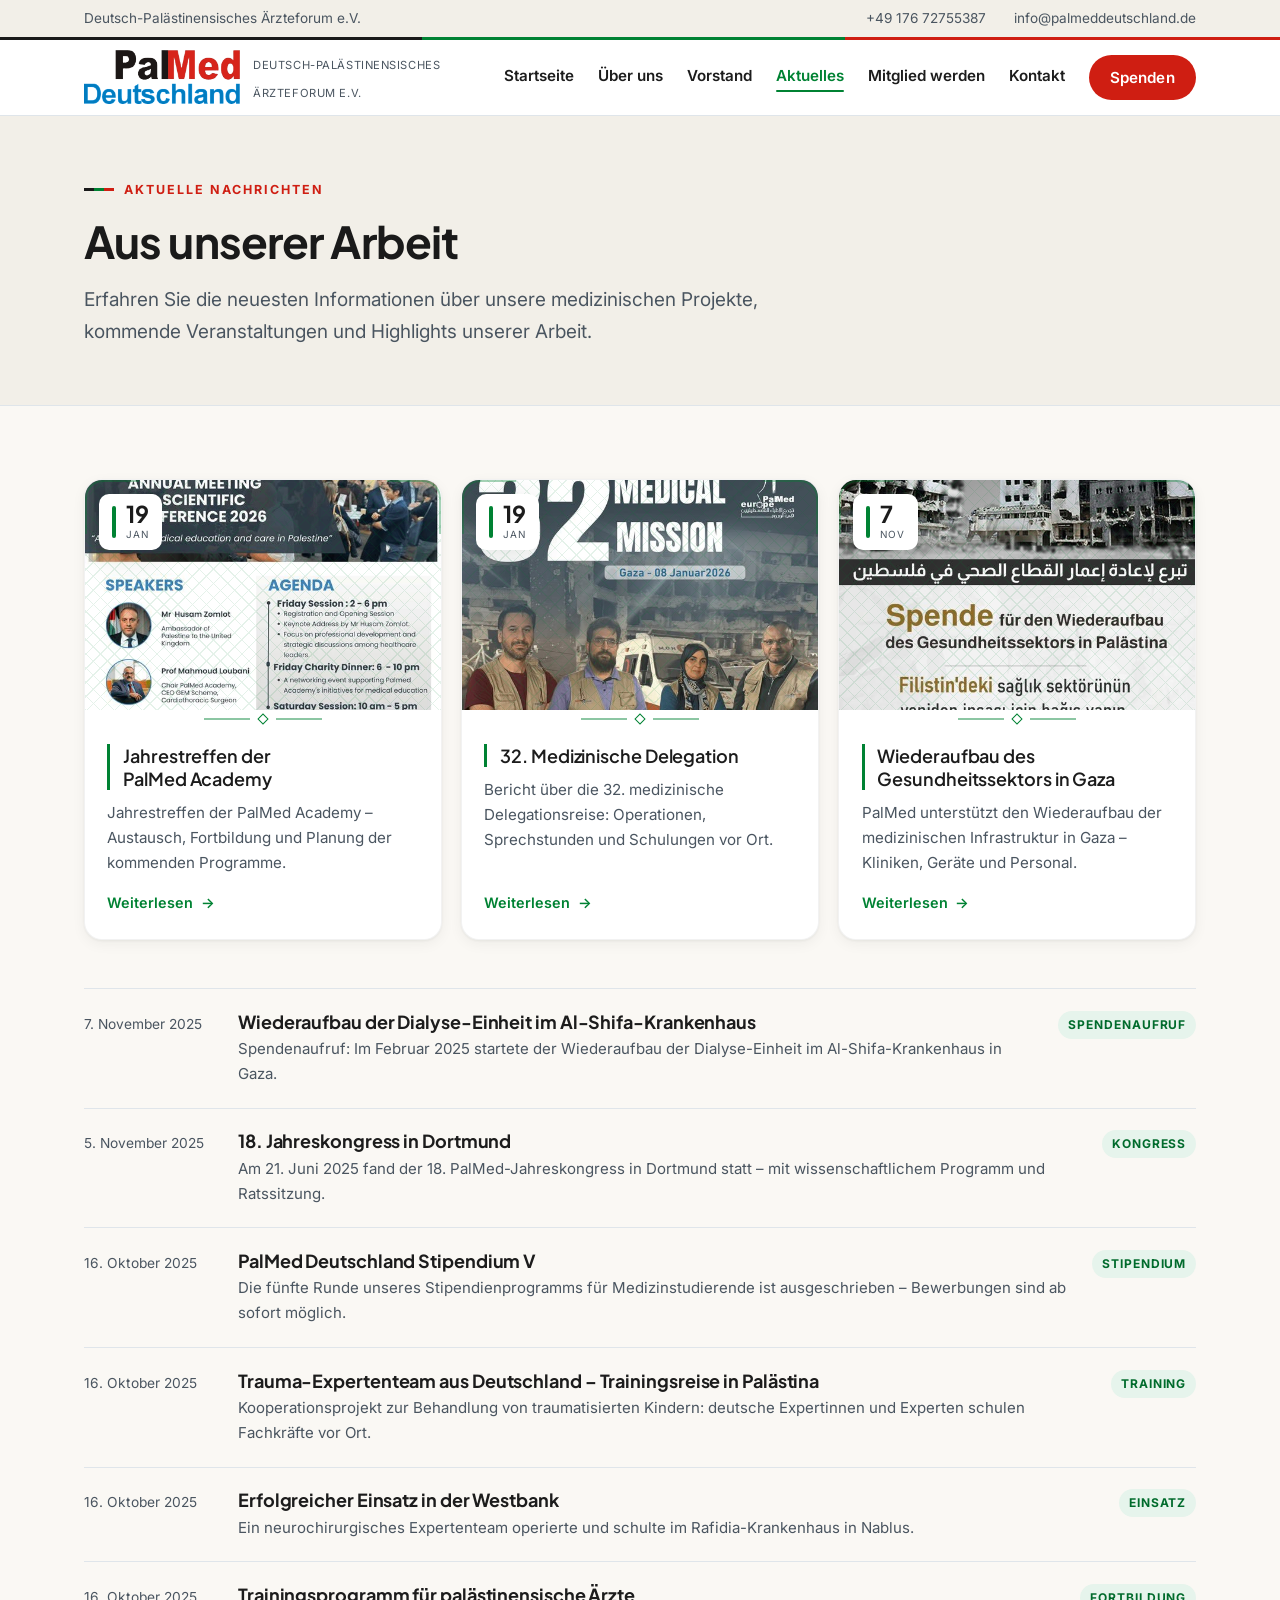
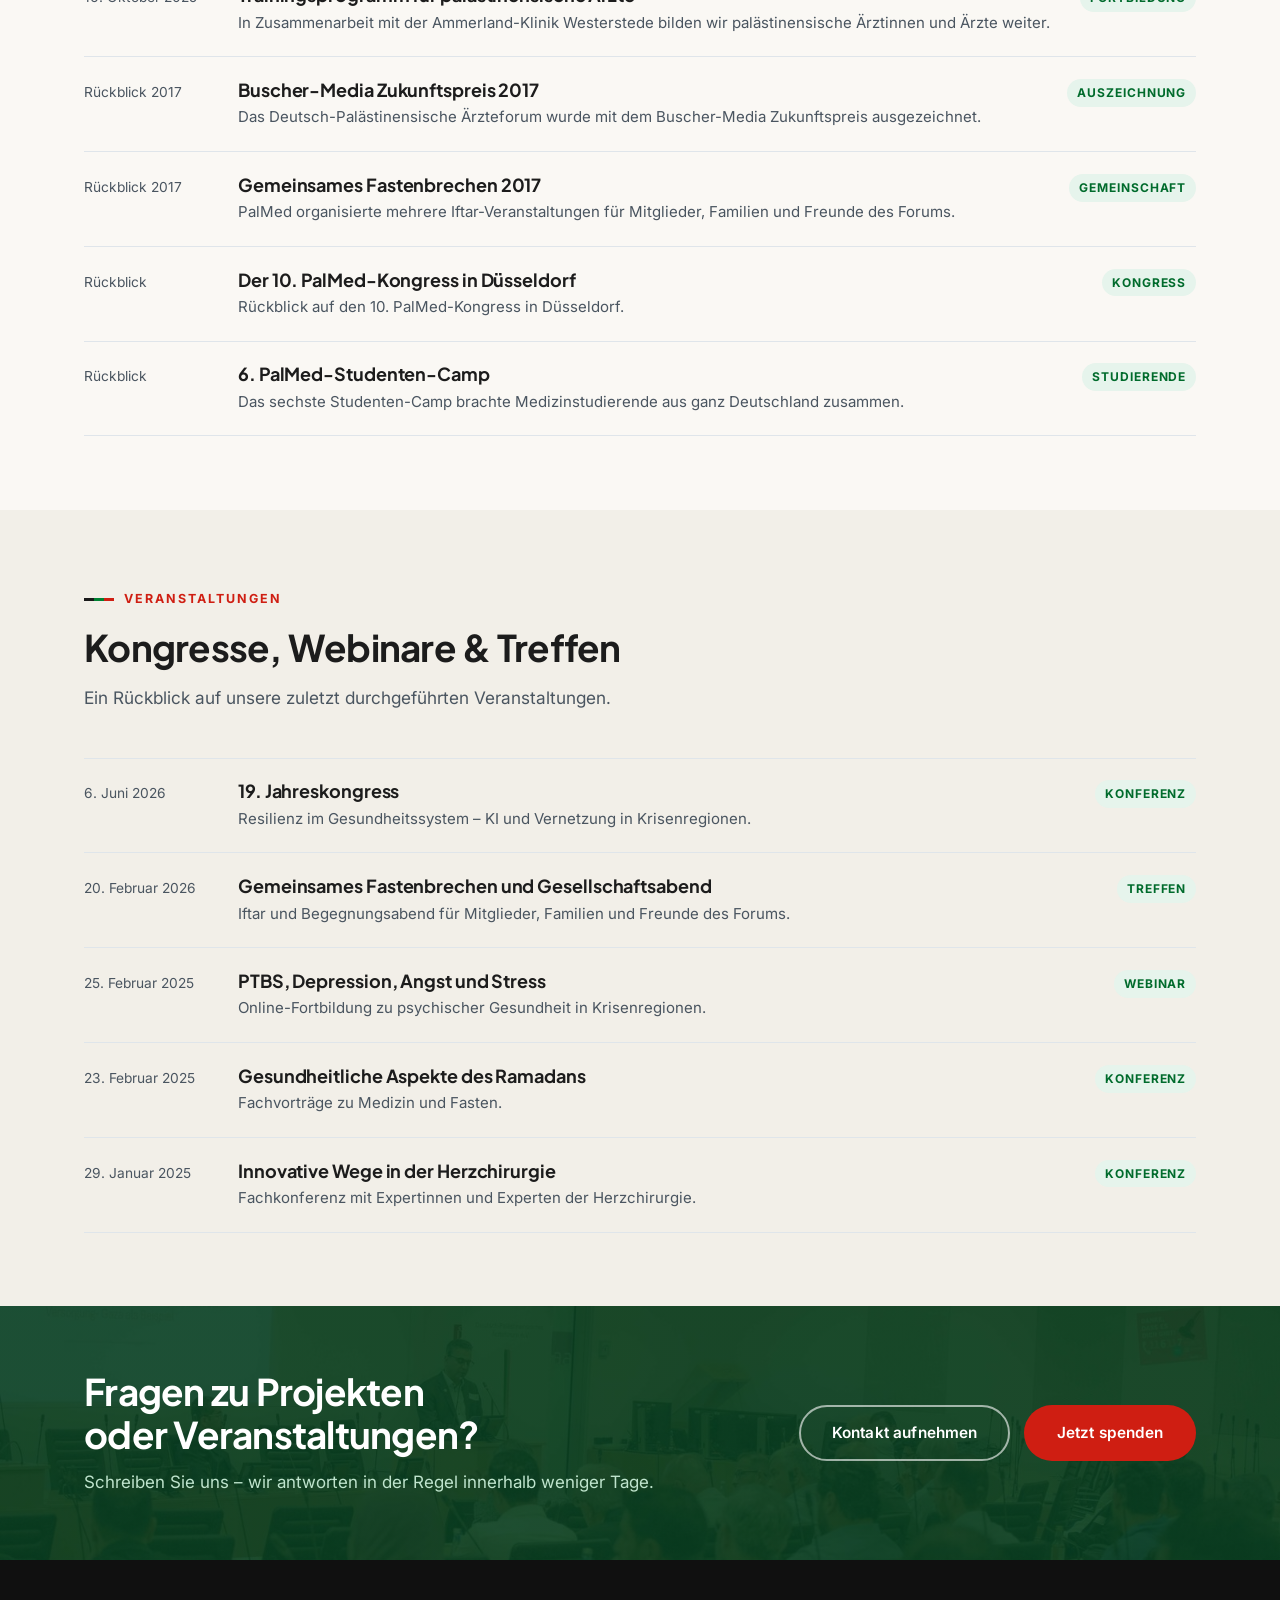
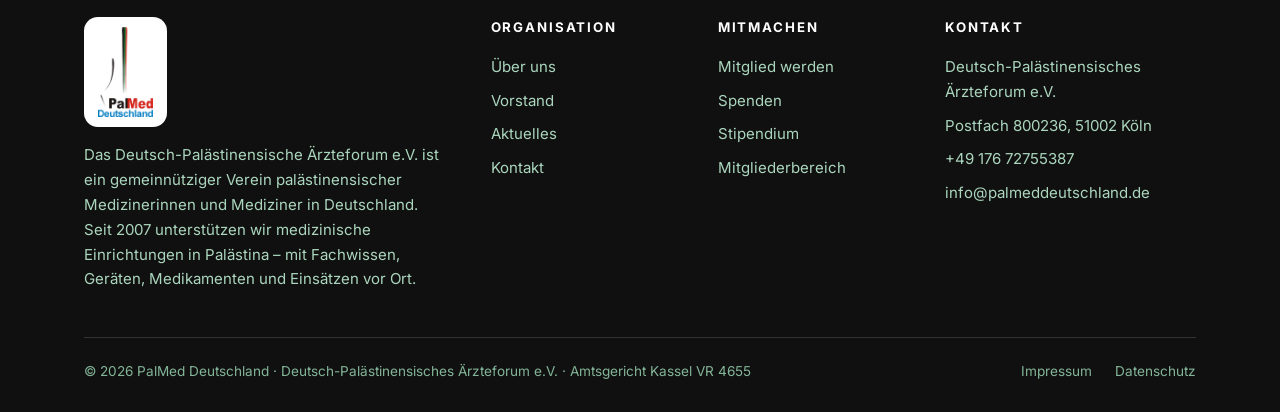
<file: aktuelles.html>
<!DOCTYPE html>
<html lang="de">
<head>
<meta charset="UTF-8">
<meta name="viewport" content="width=device-width, initial-scale=1.0">
<title>Aktuelles – PalMed Deutschland</title>
<meta name="description" content="Aktuelle Nachrichten von PalMed Deutschland: medizinische Delegationen, Kongresse, Stipendien und humanitäre Projekte.">
<link rel="preconnect" href="https://fonts.googleapis.com">
<link rel="preconnect" href="https://fonts.gstatic.com" crossorigin>
<link href="https://fonts.googleapis.com/css2?family=Inter:wght@400;500;600&family=Plus+Jakarta+Sans:wght@600;700;800&display=swap" rel="stylesheet">
<link rel="icon" type="image/png" sizes="48x48" href="img/favicon-48.png?v=3">
<link rel="icon" type="image/png" sizes="192x192" href="img/favicon-192.png?v=3">
<link rel="apple-touch-icon" href="img/apple-touch-icon.png?v=3">
<meta name="theme-color" content="#008233">
<link rel="canonical" href="https://www.palmeddeutschland.de/aktuelles">
<meta property="og:type" content="website">
<meta property="og:site_name" content="PalMed Deutschland">
<meta property="og:locale" content="de_DE">
<meta property="og:title" content="Aktuelles – PalMed Deutschland">
<meta property="og:description" content="Nachrichten, Delegationen, Kongresse und Veranstaltungen von PalMed Deutschland.">
<meta property="og:url" content="https://www.palmeddeutschland.de/aktuelles">
<meta property="og:image" content="https://www.palmeddeutschland.de/img/og-cover.jpg">
<meta property="og:image:width" content="1200">
<meta property="og:image:height" content="630">
<meta name="twitter:card" content="summary_large_image">
<link rel="stylesheet" href="css/style.css">
</head>
<body>

<a class="skip-link" href="#inhalt">Zum Inhalt springen</a>

<div class="topbar">
  <div class="wrap">
    <div><span>Deutsch-Palästinensisches Ärzteforum e.V.</span></div>
    <div class="contact-extra">
      <span><a href="tel:+4917672755387">+49 176 72755387</a></span>
      <span><a href="mailto:info@palmeddeutschland.de">info@palmeddeutschland.de</a></span>
    </div>
  </div>
</div>

<header class="site-header">
  <div class="wrap">
    <a class="brand" href="index.html">
      <img src="logo-text.png?v=3" alt="PalMed Deutschland – Deutsch-Palästinensisches Ärzteforum e.V." class="brand-logo" width="1072" height="370">
      <span>
        <span class="brand-sub">Deutsch-Palästinensisches<br>Ärzteforum e.V.</span>
      </span>
    </a>
    <button class="nav-toggle" type="button" aria-expanded="false" aria-controls="hauptnav" aria-label="Menü öffnen"><svg viewBox="0 0 24 24" width="22" height="22" fill="none" stroke="currentColor" stroke-width="2" stroke-linecap="round" aria-hidden="true"><path d="M4 7h16M4 12h16M4 17h16"/></svg></button>
    <nav class="main-nav" id="hauptnav" aria-label="Hauptnavigation">
      <a href="index.html">Startseite</a>
      <a href="ueber-uns.html">Über uns</a>
      <a href="vorstand.html">Vorstand</a>
      <a href="aktuelles.html" class="active" aria-current="page">Aktuelles</a>
      <a href="mitglied-werden.html">Mitglied werden</a>
      <a href="kontakt.html">Kontakt</a>
      <a href="spenden.html" class="btn btn-donate">Spenden</a>
    </nav>
  </div>
</header>

<main id="inhalt">

<section class="page-hero">
  <div class="wrap">
    <span class="kicker">Aktuelle Nachrichten</span>
    <h1>Aus unserer Arbeit</h1>
    <p>Erfahren Sie die neuesten Informationen über unsere medizinischen Projekte, kommende Veranstaltungen und Highlights unserer Arbeit.</p>
  </div>
</section>

<section class="section">
  <div class="wrap">
    <div class="card-grid-3" style="margin-bottom:3rem">
      <article class="card news-card">
        <i class="corner tl"></i><i class="corner tr"></i>
        <div class="media">
          <img src="img/news-academy.jpg" alt="Jahrestreffen der PalMed Academy" width="600" height="849" loading="lazy" decoding="async">
          <span class="hatch"></span>
          <span class="datum"><span><b>19</b><small>Jan</small></span></span>
        </div>
        <div class="orna"><span></span><i></i><span></span></div>
        <div class="body">
          <h3>Jahrestreffen der PalMed Academy</h3>
          <p>Jahrestreffen der PalMed Academy – Austausch, Fortbildung und Planung der kommenden Programme.</p>
          <a class="more" href="aktuelles.html">Weiterlesen</a>
        </div>
      </article>
      <article class="card news-card">
        <i class="corner tl"></i><i class="corner tr"></i>
        <div class="media">
          <img src="img/news-delegation.jpg" alt="32. Medizinische Delegation" width="600" height="703" loading="lazy" decoding="async">
          <span class="hatch"></span>
          <span class="datum"><span><b>19</b><small>Jan</small></span></span>
        </div>
        <div class="orna"><span></span><i></i><span></span></div>
        <div class="body">
          <h3>32. Medizinische Delegation</h3>
          <p>Bericht über die 32. medizinische Delegationsreise: Operationen, Sprechstunden und Schulungen vor Ort.</p>
          <a class="more" href="aktuelles.html">Weiterlesen</a>
        </div>
      </article>
      <article class="card news-card">
        <i class="corner tl"></i><i class="corner tr"></i>
        <div class="media">
          <img src="img/news-gaza.jpg" alt="Wiederaufbau des Gesundheitssektors in Gaza" width="600" height="716" loading="lazy" decoding="async">
          <span class="hatch"></span>
          <span class="datum"><span><b>7</b><small>Nov</small></span></span>
        </div>
        <div class="orna"><span></span><i></i><span></span></div>
        <div class="body">
          <h3>Wiederaufbau des Gesundheitssektors in Gaza</h3>
          <p>PalMed unterstützt den Wiederaufbau der medizinischen Infrastruktur in Gaza – Kliniken, Geräte und Personal.</p>
          <a class="more" href="aktuelles.html">Weiterlesen</a>
        </div>
      </article>
    </div>
    <div class="news-list">
      <div class="news-item">
        <span class="date">7. November 2025</span>
        <div>
          <h3>Wiederaufbau der Dialyse-Einheit im Al-Shifa-Krankenhaus</h3>
          <p>Spendenaufruf: Im Februar 2025 startete der Wiederaufbau der Dialyse-Einheit im Al-Shifa-Krankenhaus in Gaza.</p>
        </div>
        <span class="tag">Spendenaufruf</span>
      </div>
      <div class="news-item">
        <span class="date">5. November 2025</span>
        <div>
          <h3>18. Jahreskongress in Dortmund</h3>
          <p>Am 21. Juni 2025 fand der 18. PalMed-Jahreskongress in Dortmund statt – mit wissenschaftlichem Programm und Ratssitzung.</p>
        </div>
        <span class="tag">Kongress</span>
      </div>
      <div class="news-item" id="stipendium">
        <span class="date">16. Oktober 2025</span>
        <div>
          <h3>PalMed Deutschland Stipendium V</h3>
          <p>Die fünfte Runde unseres Stipendienprogramms für Medizinstudierende ist ausgeschrieben – Bewerbungen sind ab sofort möglich.</p>
        </div>
        <span class="tag">Stipendium</span>
      </div>
      <div class="news-item">
        <span class="date">16. Oktober 2025</span>
        <div>
          <h3>Trauma-Expertenteam aus Deutschland – Trainingsreise in Palästina</h3>
          <p>Kooperationsprojekt zur Behandlung von traumatisierten Kindern: deutsche Expertinnen und Experten schulen Fachkräfte vor Ort.</p>
        </div>
        <span class="tag">Training</span>
      </div>
      <div class="news-item">
        <span class="date">16. Oktober 2025</span>
        <div>
          <h3>Erfolgreicher Einsatz in der Westbank</h3>
          <p>Ein neurochirurgisches Expertenteam operierte und schulte im Rafidia-Krankenhaus in Nablus.</p>
        </div>
        <span class="tag">Einsatz</span>
      </div>
      <div class="news-item">
        <span class="date">16. Oktober 2025</span>
        <div>
          <h3>Trainingsprogramm für palästinensische Ärzte</h3>
          <p>In Zusammenarbeit mit der Ammerland-Klinik Westerstede bilden wir palästinensische Ärztinnen und Ärzte weiter.</p>
        </div>
        <span class="tag">Fortbildung</span>
      </div>
      <div class="news-item">
        <span class="date">Rückblick 2017</span>
        <div>
          <h3>Buscher-Media Zukunftspreis 2017</h3>
          <p>Das Deutsch-Palästinensische Ärzteforum wurde mit dem Buscher-Media Zukunftspreis ausgezeichnet.</p>
        </div>
        <span class="tag">Auszeichnung</span>
      </div>
      <div class="news-item">
        <span class="date">Rückblick 2017</span>
        <div>
          <h3>Gemeinsames Fastenbrechen 2017</h3>
          <p>PalMed organisierte mehrere Iftar-Veranstaltungen für Mitglieder, Familien und Freunde des Forums.</p>
        </div>
        <span class="tag">Gemeinschaft</span>
      </div>
      <div class="news-item">
        <span class="date">Rückblick</span>
        <div>
          <h3>Der 10. PalMed-Kongress in Düsseldorf</h3>
          <p>Rückblick auf den 10. PalMed-Kongress in Düsseldorf.</p>
        </div>
        <span class="tag">Kongress</span>
      </div>
      <div class="news-item">
        <span class="date">Rückblick</span>
        <div>
          <h3>6. PalMed-Studenten-Camp</h3>
          <p>Das sechste Studenten-Camp brachte Medizinstudierende aus ganz Deutschland zusammen.</p>
        </div>
        <span class="tag">Studierende</span>
      </div>
    </div>
  </div>
</section>

<section class="section section-soft">
  <div class="wrap">
    <div class="section-head">
      <span class="kicker">Veranstaltungen</span>
      <h2>Kongresse, Webinare &amp; Treffen</h2>
      <p>Ein Rückblick auf unsere zuletzt durchgeführten Veranstaltungen.</p>
    </div>
    <div class="news-list">
      <div class="news-item">
        <span class="date">6. Juni 2026</span>
        <div>
          <h3>19. Jahreskongress</h3>
          <p>Resilienz im Gesundheitssystem – KI und Vernetzung in Krisenregionen.</p>
        </div>
        <span class="tag">Konferenz</span>
      </div>
      <div class="news-item">
        <span class="date">20. Februar 2026</span>
        <div>
          <h3>Gemeinsames Fastenbrechen und Gesellschaftsabend</h3>
          <p>Iftar und Begegnungsabend für Mitglieder, Familien und Freunde des Forums.</p>
        </div>
        <span class="tag">Treffen</span>
      </div>
      <div class="news-item">
        <span class="date">25. Februar 2025</span>
        <div>
          <h3>PTBS, Depression, Angst und Stress</h3>
          <p>Online-Fortbildung zu psychischer Gesundheit in Krisenregionen.</p>
        </div>
        <span class="tag">Webinar</span>
      </div>
      <div class="news-item">
        <span class="date">23. Februar 2025</span>
        <div>
          <h3>Gesundheitliche Aspekte des Ramadans</h3>
          <p>Fachvorträge zu Medizin und Fasten.</p>
        </div>
        <span class="tag">Konferenz</span>
      </div>
      <div class="news-item">
        <span class="date">29. Januar 2025</span>
        <div>
          <h3>Innovative Wege in der Herzchirurgie</h3>
          <p>Fachkonferenz mit Expertinnen und Experten der Herzchirurgie.</p>
        </div>
        <span class="tag">Konferenz</span>
      </div>
    </div>
  </div>
</section>

<section class="cta-band">
  <div class="wrap">
    <div>
      <h2>Fragen zu Projekten oder Veranstaltungen?</h2>
      <p>Schreiben Sie uns – wir antworten in der Regel innerhalb weniger Tage.</p>
    </div>
    <div class="actions">
      <a href="kontakt.html" class="btn btn-light">Kontakt aufnehmen</a>
      <a href="spenden.html" class="btn btn-donate">Jetzt spenden</a>
    </div>
  </div>
</section>

</main>

<footer class="site-footer">
  <div class="wrap">
    <div class="top">
      <div class="about">
        <a class="brand" href="index.html">
          <img src="logo.png?v=3" alt="PalMed Deutschland" class="brand-logo brand-logo-footer" width="480" height="789" loading="lazy" decoding="async">
        </a>
        <p>Das Deutsch-Palästinensische Ärzteforum e.V. ist ein gemeinnütziger Verein palästinensischer Medizinerinnen und Mediziner in Deutschland. Seit 2007 unterstützen wir medizinische Einrichtungen in Palästina – mit Fachwissen, Geräten, Medikamenten und Einsätzen vor Ort.</p>
      </div>
      <div>
        <h4>Organisation</h4>
        <ul>
          <li><a href="ueber-uns.html">Über uns</a></li>
          <li><a href="vorstand.html">Vorstand</a></li>
          <li><a href="aktuelles.html">Aktuelles</a></li>
          <li><a href="kontakt.html">Kontakt</a></li>
        </ul>
      </div>
      <div>
        <h4>Mitmachen</h4>
        <ul>
          <li><a href="mitglied-werden.html">Mitglied werden</a></li>
          <li><a href="spenden.html">Spenden</a></li>
          <li><a href="aktuelles.html#stipendium">Stipendium</a></li>
          <li><a href="mitglieder.html">Mitgliederbereich</a></li>
        </ul>
      </div>
      <div>
        <h4>Kontakt</h4>
        <ul>
          <li>Deutsch-Palästinensisches<br>Ärzteforum e.V.</li>
          <li>Postfach 800236, 51002 Köln</li>
          <li><a href="tel:+4917672755387">+49 176 72755387</a></li>
          <li><a href="mailto:info@palmeddeutschland.de">info@palmeddeutschland.de</a></li>
        </ul>
      </div>
    </div>
    <div class="bottom">
      <span>© 2026 PalMed Deutschland · Deutsch-Palästinensisches Ärzteforum e.V. · Amtsgericht Kassel VR 4655</span>
      <span>
        <a href="impressum.html">Impressum</a>
        <a href="datenschutz.html">Datenschutz</a>
      </span>
    </div>
  </div>
</footer>

<script src="js/main.js"></script>
</body>
</html>
</file>
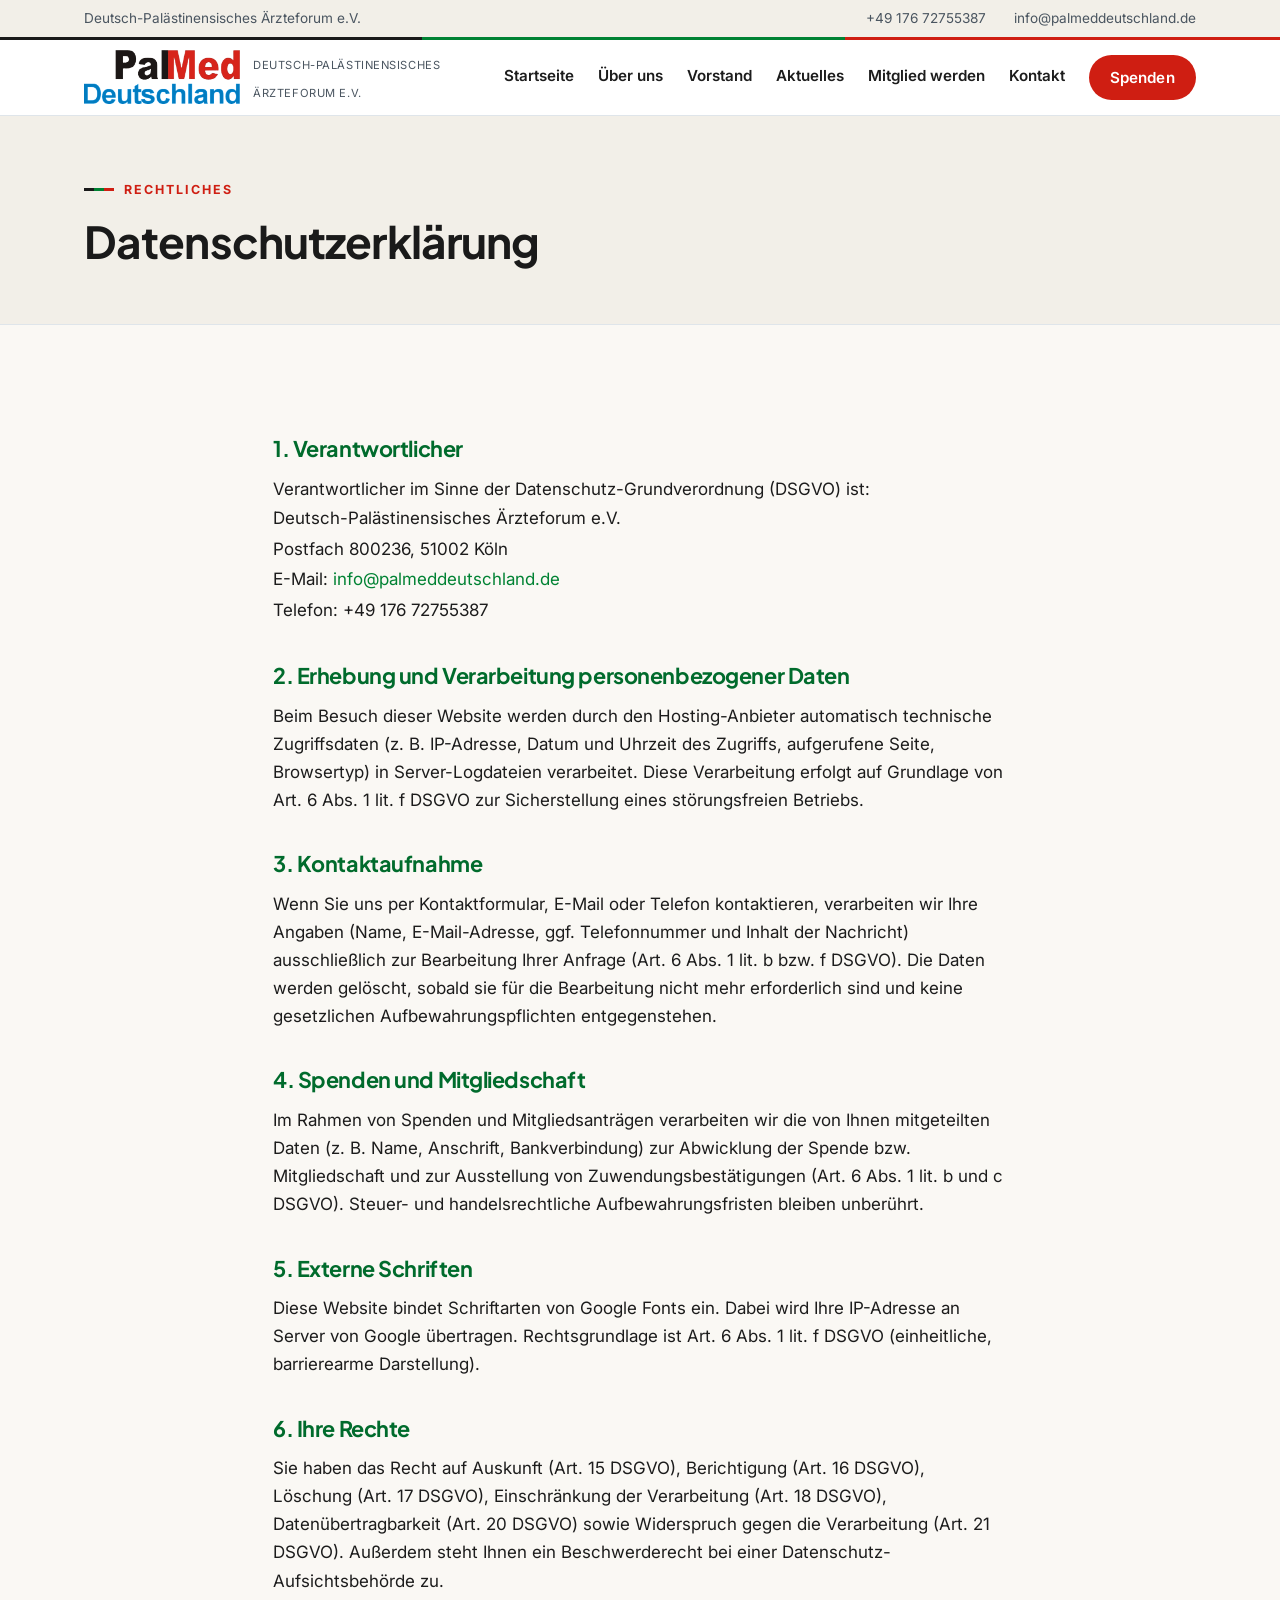
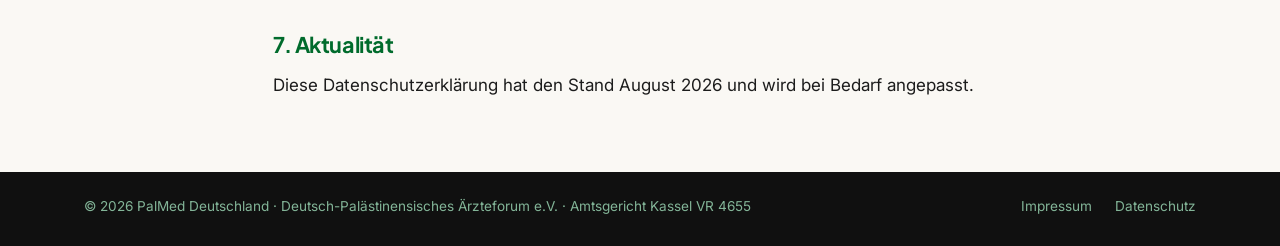
<file: datenschutz.html>
<!DOCTYPE html>
<html lang="de">
<head>
<meta charset="UTF-8">
<meta name="viewport" content="width=device-width, initial-scale=1.0">
<title>Datenschutzerklärung – PalMed Deutschland</title>
<meta name="robots" content="noindex">
<link rel="preconnect" href="https://fonts.googleapis.com">
<link rel="preconnect" href="https://fonts.gstatic.com" crossorigin>
<link href="https://fonts.googleapis.com/css2?family=Inter:wght@400;500;600&family=Plus+Jakarta+Sans:wght@600;700;800&display=swap" rel="stylesheet">
<link rel="icon" type="image/png" sizes="48x48" href="img/favicon-48.png?v=3">
<link rel="icon" type="image/png" sizes="192x192" href="img/favicon-192.png?v=3">
<link rel="apple-touch-icon" href="img/apple-touch-icon.png?v=3">
<meta name="theme-color" content="#008233">
<link rel="stylesheet" href="css/style.css">
</head>
<body>

<a class="skip-link" href="#inhalt">Zum Inhalt springen</a>

<div class="topbar">
  <div class="wrap">
    <div><span>Deutsch-Palästinensisches Ärzteforum e.V.</span></div>
    <div class="contact-extra">
      <span><a href="tel:+4917672755387">+49 176 72755387</a></span>
      <span><a href="mailto:info@palmeddeutschland.de">info@palmeddeutschland.de</a></span>
    </div>
  </div>
</div>

<header class="site-header">
  <div class="wrap">
    <a class="brand" href="index.html">
      <img src="logo-text.png?v=3" alt="PalMed Deutschland – Deutsch-Palästinensisches Ärzteforum e.V." class="brand-logo" width="1072" height="370">
      <span>
        <span class="brand-sub">Deutsch-Palästinensisches<br>Ärzteforum e.V.</span>
      </span>
    </a>
    <button class="nav-toggle" type="button" aria-expanded="false" aria-controls="hauptnav" aria-label="Menü öffnen"><svg viewBox="0 0 24 24" width="22" height="22" fill="none" stroke="currentColor" stroke-width="2" stroke-linecap="round" aria-hidden="true"><path d="M4 7h16M4 12h16M4 17h16"/></svg></button>
    <nav class="main-nav" id="hauptnav" aria-label="Hauptnavigation">
      <a href="index.html">Startseite</a>
      <a href="ueber-uns.html">Über uns</a>
      <a href="vorstand.html">Vorstand</a>
      <a href="aktuelles.html">Aktuelles</a>
      <a href="mitglied-werden.html">Mitglied werden</a>
      <a href="kontakt.html">Kontakt</a>
      <a href="spenden.html" class="btn btn-donate">Spenden</a>
    </nav>
  </div>
</header>

<main id="inhalt">

<section class="page-hero">
  <div class="wrap">
    <span class="kicker">Rechtliches</span>
    <h1>Datenschutzerklärung</h1>
  </div>
</section>

<section class="section">
  <div class="wrap legal">
    <h2>1. Verantwortlicher</h2>
    <p>Verantwortlicher im Sinne der Datenschutz-Grundverordnung (DSGVO) ist:</p>
    <address>
      Deutsch-Palästinensisches Ärzteforum e.V.<br>
      Postfach 800236, 51002 Köln<br>
      E-Mail: <a href="mailto:info@palmeddeutschland.de">info@palmeddeutschland.de</a><br>
      Telefon: +49 176 72755387
    </address>

    <h2>2. Erhebung und Verarbeitung personenbezogener Daten</h2>
    <p>Beim Besuch dieser Website werden durch den Hosting-Anbieter automatisch technische Zugriffsdaten (z. B. IP-Adresse, Datum und Uhrzeit des Zugriffs, aufgerufene Seite, Browsertyp) in Server-Logdateien verarbeitet. Diese Verarbeitung erfolgt auf Grundlage von Art. 6 Abs. 1 lit. f DSGVO zur Sicherstellung eines störungsfreien Betriebs.</p>

    <h2>3. Kontaktaufnahme</h2>
    <p>Wenn Sie uns per Kontaktformular, E-Mail oder Telefon kontaktieren, verarbeiten wir Ihre Angaben (Name, E-Mail-Adresse, ggf. Telefonnummer und Inhalt der Nachricht) ausschließlich zur Bearbeitung Ihrer Anfrage (Art. 6 Abs. 1 lit. b bzw. f DSGVO). Die Daten werden gelöscht, sobald sie für die Bearbeitung nicht mehr erforderlich sind und keine gesetzlichen Aufbewahrungspflichten entgegenstehen.</p>

    <h2>4. Spenden und Mitgliedschaft</h2>
    <p>Im Rahmen von Spenden und Mitgliedsanträgen verarbeiten wir die von Ihnen mitgeteilten Daten (z. B. Name, Anschrift, Bankverbindung) zur Abwicklung der Spende bzw. Mitgliedschaft und zur Ausstellung von Zuwendungsbestätigungen (Art. 6 Abs. 1 lit. b und c DSGVO). Steuer- und handelsrechtliche Aufbewahrungsfristen bleiben unberührt.</p>

    <h2>5. Externe Schriften</h2>
    <p>Diese Website bindet Schriftarten von Google Fonts ein. Dabei wird Ihre IP-Adresse an Server von Google übertragen. Rechtsgrundlage ist Art. 6 Abs. 1 lit. f DSGVO (einheitliche, barrierearme Darstellung).</p>

    <h2>6. Ihre Rechte</h2>
    <p>Sie haben das Recht auf Auskunft (Art. 15 DSGVO), Berichtigung (Art. 16 DSGVO), Löschung (Art. 17 DSGVO), Einschränkung der Verarbeitung (Art. 18 DSGVO), Datenübertragbarkeit (Art. 20 DSGVO) sowie Widerspruch gegen die Verarbeitung (Art. 21 DSGVO). Außerdem steht Ihnen ein Beschwerderecht bei einer Datenschutz-Aufsichtsbehörde zu.</p>

    <h2>7. Aktualität</h2>
    <p>Diese Datenschutzerklärung hat den Stand August 2026 und wird bei Bedarf angepasst.</p>
  </div>
</section>

</main>

<footer class="site-footer">
  <div class="wrap">
    <div class="bottom" style="border-top:none">
      <span>© 2026 PalMed Deutschland · Deutsch-Palästinensisches Ärzteforum e.V. · Amtsgericht Kassel VR 4655</span>
      <span>
        <a href="impressum.html">Impressum</a>
        <a href="datenschutz.html">Datenschutz</a>
      </span>
    </div>
  </div>
</footer>

<script src="js/main.js"></script>
</body>
</html>
</file>
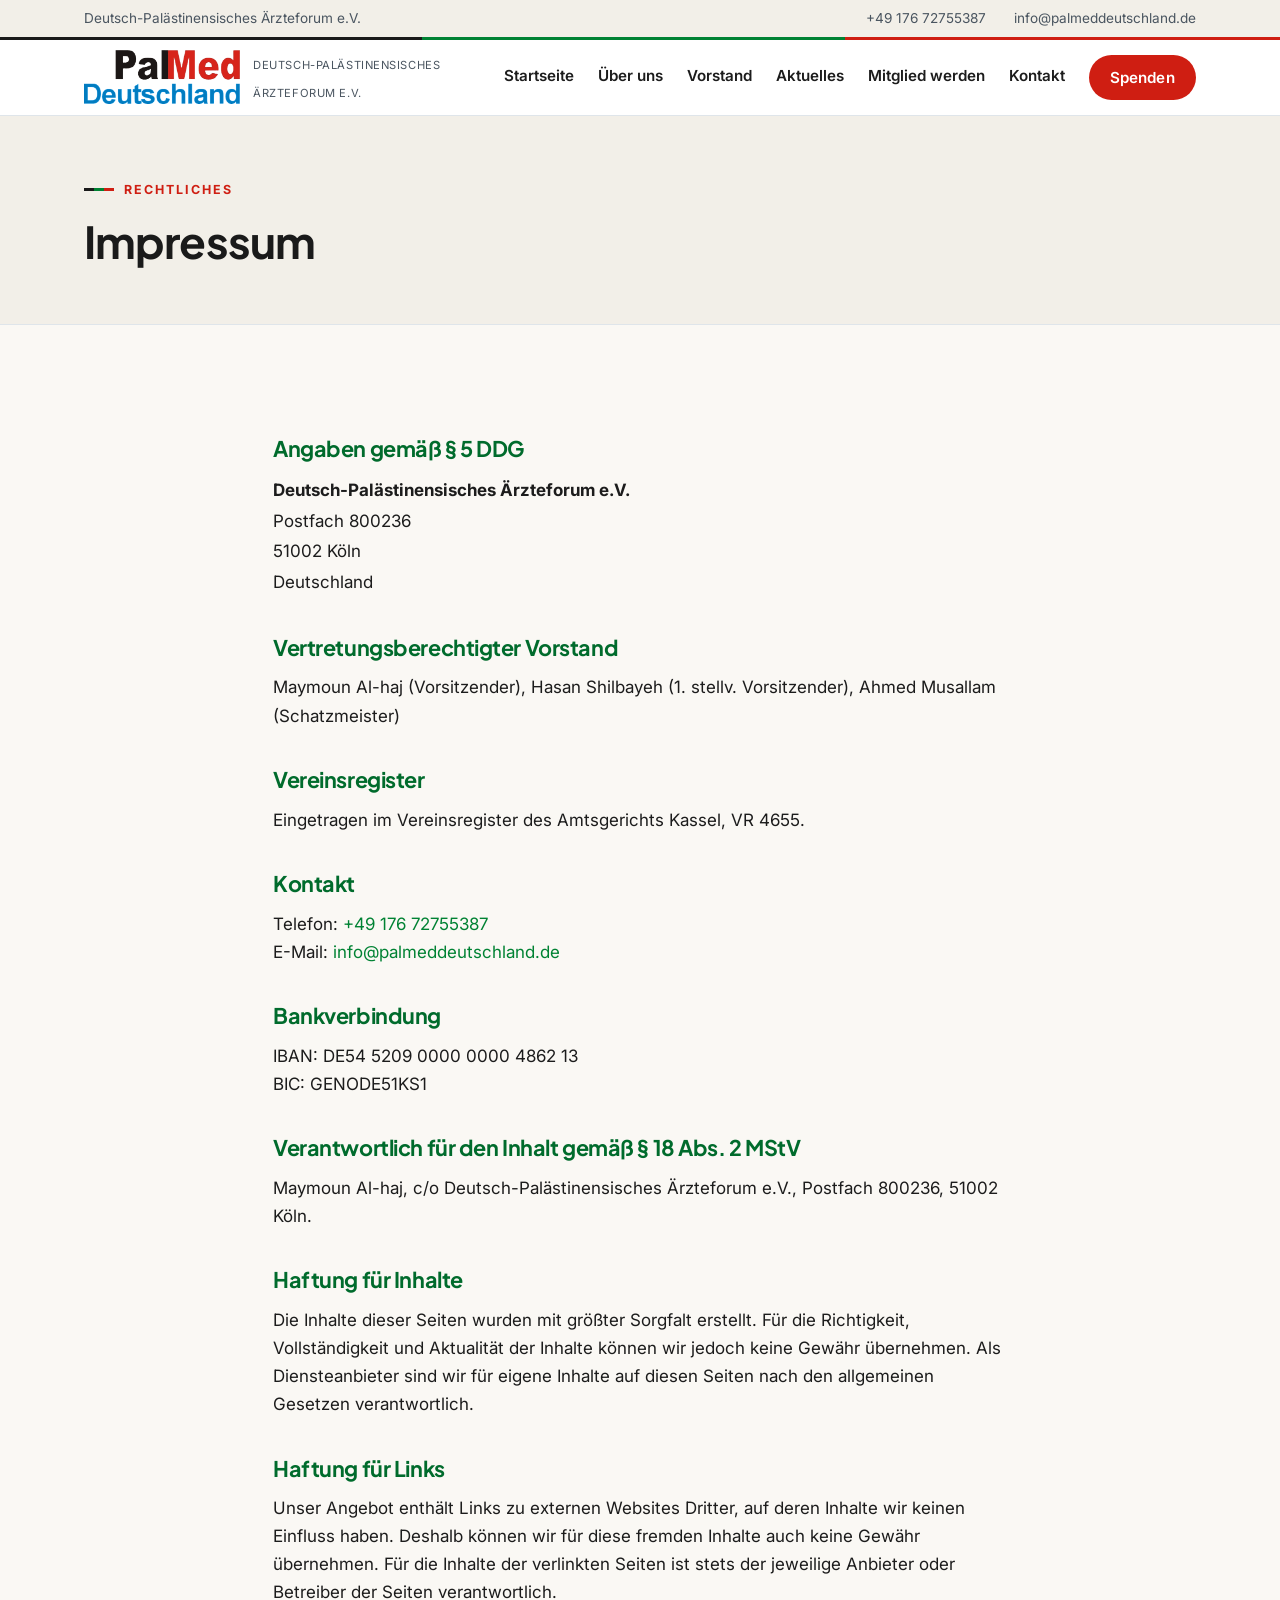
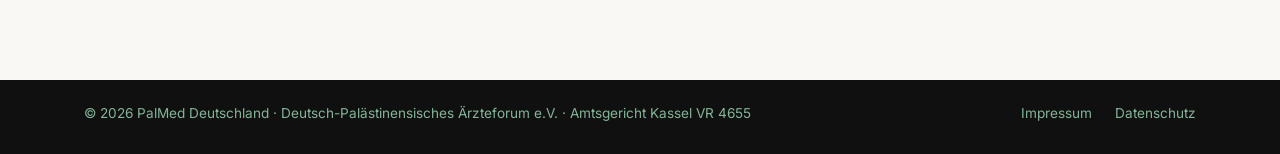
<file: impressum.html>
<!DOCTYPE html>
<html lang="de">
<head>
<meta charset="UTF-8">
<meta name="viewport" content="width=device-width, initial-scale=1.0">
<title>Impressum – PalMed Deutschland</title>
<meta name="robots" content="noindex">
<link rel="preconnect" href="https://fonts.googleapis.com">
<link rel="preconnect" href="https://fonts.gstatic.com" crossorigin>
<link href="https://fonts.googleapis.com/css2?family=Inter:wght@400;500;600&family=Plus+Jakarta+Sans:wght@600;700;800&display=swap" rel="stylesheet">
<link rel="icon" type="image/png" sizes="48x48" href="img/favicon-48.png?v=3">
<link rel="icon" type="image/png" sizes="192x192" href="img/favicon-192.png?v=3">
<link rel="apple-touch-icon" href="img/apple-touch-icon.png?v=3">
<meta name="theme-color" content="#008233">
<link rel="stylesheet" href="css/style.css">
</head>
<body>

<a class="skip-link" href="#inhalt">Zum Inhalt springen</a>

<div class="topbar">
  <div class="wrap">
    <div><span>Deutsch-Palästinensisches Ärzteforum e.V.</span></div>
    <div class="contact-extra">
      <span><a href="tel:+4917672755387">+49 176 72755387</a></span>
      <span><a href="mailto:info@palmeddeutschland.de">info@palmeddeutschland.de</a></span>
    </div>
  </div>
</div>

<header class="site-header">
  <div class="wrap">
    <a class="brand" href="index.html">
      <img src="logo-text.png?v=3" alt="PalMed Deutschland – Deutsch-Palästinensisches Ärzteforum e.V." class="brand-logo" width="1072" height="370">
      <span>
        <span class="brand-sub">Deutsch-Palästinensisches<br>Ärzteforum e.V.</span>
      </span>
    </a>
    <button class="nav-toggle" type="button" aria-expanded="false" aria-controls="hauptnav" aria-label="Menü öffnen"><svg viewBox="0 0 24 24" width="22" height="22" fill="none" stroke="currentColor" stroke-width="2" stroke-linecap="round" aria-hidden="true"><path d="M4 7h16M4 12h16M4 17h16"/></svg></button>
    <nav class="main-nav" id="hauptnav" aria-label="Hauptnavigation">
      <a href="index.html">Startseite</a>
      <a href="ueber-uns.html">Über uns</a>
      <a href="vorstand.html">Vorstand</a>
      <a href="aktuelles.html">Aktuelles</a>
      <a href="mitglied-werden.html">Mitglied werden</a>
      <a href="kontakt.html">Kontakt</a>
      <a href="spenden.html" class="btn btn-donate">Spenden</a>
    </nav>
  </div>
</header>

<main id="inhalt">

<section class="page-hero">
  <div class="wrap">
    <span class="kicker">Rechtliches</span>
    <h1>Impressum</h1>
  </div>
</section>

<section class="section">
  <div class="wrap legal">
    <h2>Angaben gemäß § 5 DDG</h2>
    <address>
      <strong>Deutsch-Palästinensisches Ärzteforum e.V.</strong><br>
      Postfach 800236<br>
      51002 Köln<br>
      Deutschland
    </address>

    <h2>Vertretungsberechtigter Vorstand</h2>
    <p>Maymoun Al-haj (Vorsitzender), Hasan Shilbayeh (1. stellv. Vorsitzender), Ahmed Musallam (Schatzmeister)</p>

    <h2>Vereinsregister</h2>
    <p>Eingetragen im Vereinsregister des Amtsgerichts Kassel, VR 4655.</p>

    <h2>Kontakt</h2>
    <p>
      Telefon: <a href="tel:+4917672755387">+49 176 72755387</a><br>
      E-Mail: <a href="mailto:info@palmeddeutschland.de">info@palmeddeutschland.de</a>
    </p>

    <h2>Bankverbindung</h2>
    <p>
      IBAN: DE54&nbsp;5209&nbsp;0000&nbsp;0000&nbsp;4862&nbsp;13<br>
      BIC: GENODE51KS1
    </p>

    <h2>Verantwortlich für den Inhalt gemäß § 18 Abs. 2 MStV</h2>
    <p>Maymoun Al-haj, c/o Deutsch-Palästinensisches Ärzteforum e.V., Postfach 800236, 51002 Köln.</p>

    <h2>Haftung für Inhalte</h2>
    <p>Die Inhalte dieser Seiten wurden mit größter Sorgfalt erstellt. Für die Richtigkeit, Vollständigkeit und Aktualität der Inhalte können wir jedoch keine Gewähr übernehmen. Als Diensteanbieter sind wir für eigene Inhalte auf diesen Seiten nach den allgemeinen Gesetzen verantwortlich.</p>

    <h2>Haftung für Links</h2>
    <p>Unser Angebot enthält Links zu externen Websites Dritter, auf deren Inhalte wir keinen Einfluss haben. Deshalb können wir für diese fremden Inhalte auch keine Gewähr übernehmen. Für die Inhalte der verlinkten Seiten ist stets der jeweilige Anbieter oder Betreiber der Seiten verantwortlich.</p>
  </div>
</section>

</main>

<footer class="site-footer">
  <div class="wrap">
    <div class="bottom" style="border-top:none">
      <span>© 2026 PalMed Deutschland · Deutsch-Palästinensisches Ärzteforum e.V. · Amtsgericht Kassel VR 4655</span>
      <span>
        <a href="impressum.html">Impressum</a>
        <a href="datenschutz.html">Datenschutz</a>
      </span>
    </div>
  </div>
</footer>

<script src="js/main.js"></script>
</body>
</html>
</file>
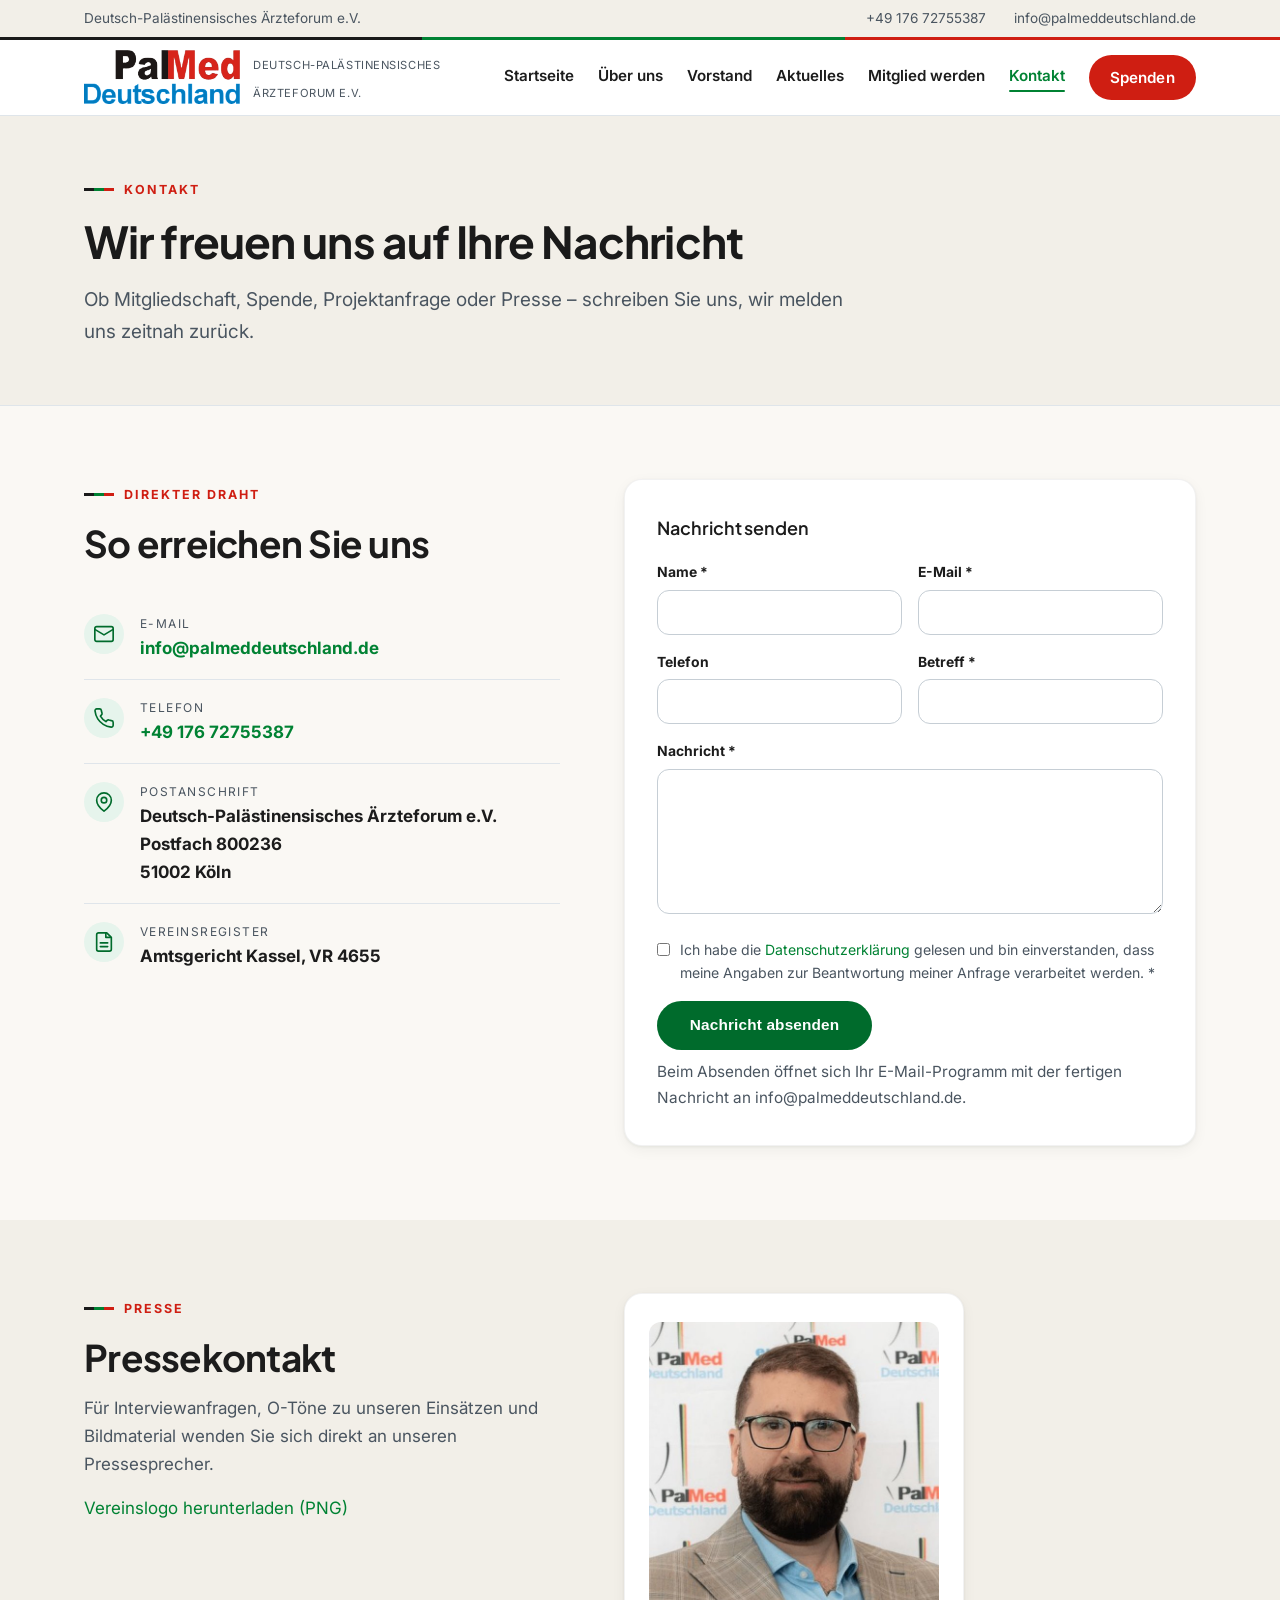
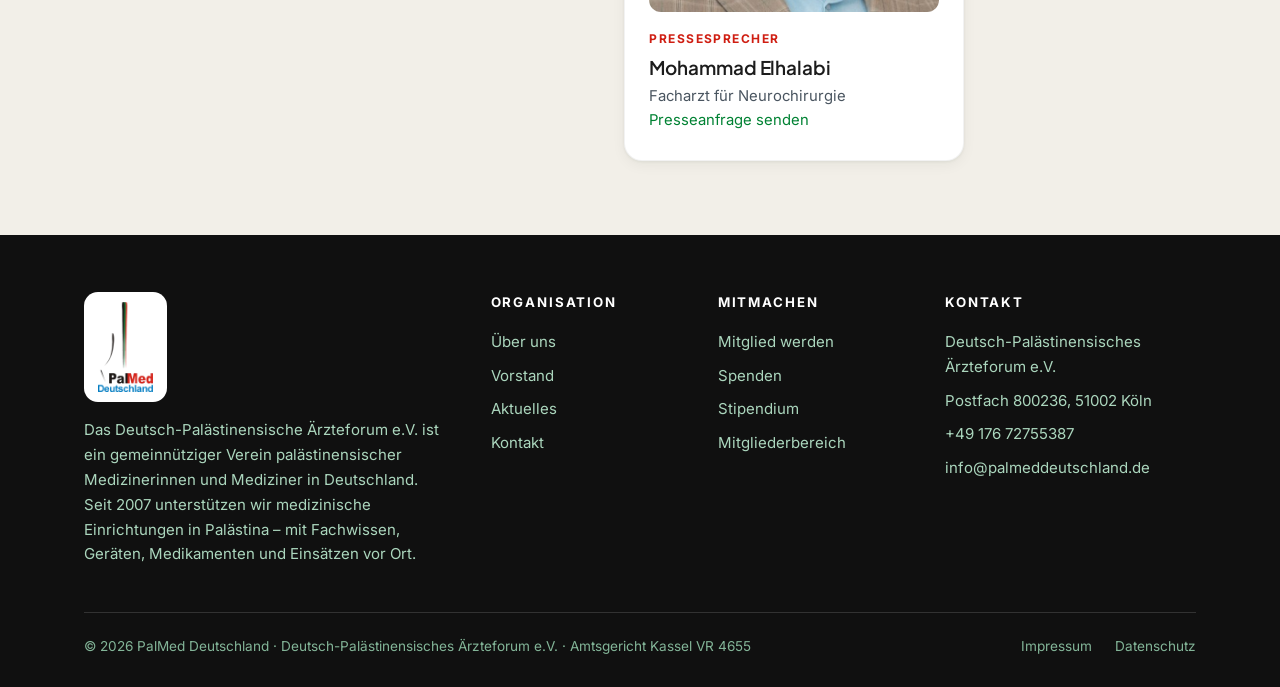
<file: kontakt.html>
<!DOCTYPE html>
<html lang="de">
<head>
<meta charset="UTF-8">
<meta name="viewport" content="width=device-width, initial-scale=1.0">
<title>Kontakt – PalMed Deutschland</title>
<meta name="description" content="Kontaktieren Sie PalMed Deutschland – per E-Mail, Telefon oder Kontaktformular. Wir freuen uns auf Ihre Nachricht.">
<link rel="preconnect" href="https://fonts.googleapis.com">
<link rel="preconnect" href="https://fonts.gstatic.com" crossorigin>
<link href="https://fonts.googleapis.com/css2?family=Inter:wght@400;500;600&family=Plus+Jakarta+Sans:wght@600;700;800&display=swap" rel="stylesheet">
<link rel="icon" type="image/png" sizes="48x48" href="img/favicon-48.png?v=3">
<link rel="icon" type="image/png" sizes="192x192" href="img/favicon-192.png?v=3">
<link rel="apple-touch-icon" href="img/apple-touch-icon.png?v=3">
<meta name="theme-color" content="#008233">
<link rel="canonical" href="https://www.palmeddeutschland.de/kontakt">
<meta property="og:type" content="website">
<meta property="og:site_name" content="PalMed Deutschland">
<meta property="og:locale" content="de_DE">
<meta property="og:title" content="Kontakt – PalMed Deutschland">
<meta property="og:description" content="Kontaktieren Sie PalMed Deutschland – per E-Mail, Telefon oder Kontaktformular.">
<meta property="og:url" content="https://www.palmeddeutschland.de/kontakt">
<meta property="og:image" content="https://www.palmeddeutschland.de/img/og-cover.jpg">
<meta property="og:image:width" content="1200">
<meta property="og:image:height" content="630">
<meta name="twitter:card" content="summary_large_image">
<link rel="stylesheet" href="css/style.css">
</head>
<body>

<a class="skip-link" href="#inhalt">Zum Inhalt springen</a>

<div class="topbar">
  <div class="wrap">
    <div><span>Deutsch-Palästinensisches Ärzteforum e.V.</span></div>
    <div class="contact-extra">
      <span><a href="tel:+4917672755387">+49 176 72755387</a></span>
      <span><a href="mailto:info@palmeddeutschland.de">info@palmeddeutschland.de</a></span>
    </div>
  </div>
</div>

<header class="site-header">
  <div class="wrap">
    <a class="brand" href="index.html">
      <img src="logo-text.png?v=3" alt="PalMed Deutschland – Deutsch-Palästinensisches Ärzteforum e.V." class="brand-logo" width="1072" height="370">
      <span>
        <span class="brand-sub">Deutsch-Palästinensisches<br>Ärzteforum e.V.</span>
      </span>
    </a>
    <button class="nav-toggle" type="button" aria-expanded="false" aria-controls="hauptnav" aria-label="Menü öffnen"><svg viewBox="0 0 24 24" width="22" height="22" fill="none" stroke="currentColor" stroke-width="2" stroke-linecap="round" aria-hidden="true"><path d="M4 7h16M4 12h16M4 17h16"/></svg></button>
    <nav class="main-nav" id="hauptnav" aria-label="Hauptnavigation">
      <a href="index.html">Startseite</a>
      <a href="ueber-uns.html">Über uns</a>
      <a href="vorstand.html">Vorstand</a>
      <a href="aktuelles.html">Aktuelles</a>
      <a href="mitglied-werden.html">Mitglied werden</a>
      <a href="kontakt.html" class="active" aria-current="page">Kontakt</a>
      <a href="spenden.html" class="btn btn-donate">Spenden</a>
    </nav>
  </div>
</header>

<main id="inhalt">

<section class="page-hero">
  <div class="wrap">
    <span class="kicker">Kontakt</span>
    <h1>Wir freuen uns auf Ihre Nachricht</h1>
    <p>Ob Mitgliedschaft, Spende, Projektanfrage oder Presse – schreiben Sie uns, wir melden uns zeitnah zurück.</p>
  </div>
</section>

<section class="section">
  <div class="wrap split">
    <div>
      <span class="kicker">Direkter Draht</span>
      <h2>So erreichen Sie uns</h2>
      <div style="margin-top:2rem">
        <div class="contact-line">
          <div class="icon" aria-hidden="true"><svg viewBox="0 0 24 24" width="22" height="22" fill="none" stroke="currentColor" stroke-width="1.8" stroke-linecap="round" stroke-linejoin="round"><rect x="2" y="4" width="20" height="16" rx="2"/><path d="m22 7-10 6L2 7"/></svg></div>
          <div>
            <div class="k">E-Mail</div>
            <div class="v"><a href="mailto:info@palmeddeutschland.de">info@palmeddeutschland.de</a></div>
          </div>
        </div>
        <div class="contact-line">
          <div class="icon" aria-hidden="true"><svg viewBox="0 0 24 24" width="22" height="22" fill="none" stroke="currentColor" stroke-width="1.8" stroke-linecap="round" stroke-linejoin="round"><path d="M22 16.9v3a2 2 0 0 1-2.2 2 19.8 19.8 0 0 1-8.6-3 19.5 19.5 0 0 1-6-6 19.8 19.8 0 0 1-3-8.7A2 2 0 0 1 4.1 2h3a2 2 0 0 1 2 1.7c.1 1 .4 2 .7 2.8a2 2 0 0 1-.5 2.1L8.1 9.9a16 16 0 0 0 6 6l1.3-1.3a2 2 0 0 1 2.1-.4c.9.3 1.9.5 2.8.7a2 2 0 0 1 1.7 2Z"/></svg></div>
          <div>
            <div class="k">Telefon</div>
            <div class="v"><a href="tel:+4917672755387">+49 176 72755387</a></div>
          </div>
        </div>
        <div class="contact-line">
          <div class="icon" aria-hidden="true"><svg viewBox="0 0 24 24" width="22" height="22" fill="none" stroke="currentColor" stroke-width="1.8" stroke-linecap="round" stroke-linejoin="round"><path d="M20 10c0 6-8 12-8 12S4 16 4 10a8 8 0 0 1 16 0Z"/><circle cx="12" cy="10" r="3"/></svg></div>
          <div>
            <div class="k">Postanschrift</div>
            <div class="v">Deutsch-Palästinensisches Ärzteforum e.V.<br>Postfach 800236<br>51002 Köln</div>
          </div>
        </div>
        <div class="contact-line">
          <div class="icon" aria-hidden="true"><svg viewBox="0 0 24 24" width="22" height="22" fill="none" stroke="currentColor" stroke-width="1.8" stroke-linecap="round" stroke-linejoin="round"><path d="M15 2H6a2 2 0 0 0-2 2v16a2 2 0 0 0 2 2h12a2 2 0 0 0 2-2V7Z"/><path d="M14 2v5h5"/><path d="M16 13H8"/><path d="M16 17H8"/></svg></div>
          <div>
            <div class="k">Vereinsregister</div>
            <div class="v">Amtsgericht Kassel, VR 4655</div>
          </div>
        </div>
      </div>
    </div>
    <div>
      <div class="card" style="padding:2.2rem 2rem">
        <h3 style="margin-bottom:1.4rem">Nachricht senden</h3>
        <form class="form-grid" id="kontaktformular">
          <div>
            <label for="name">Name *</label>
            <input id="name" name="name" type="text" autocomplete="name" required>
          </div>
          <div>
            <label for="email">E-Mail *</label>
            <input id="email" name="email" type="email" autocomplete="email" required>
          </div>
          <div>
            <label for="phone">Telefon</label>
            <input id="phone" name="phone" type="tel" autocomplete="tel">
          </div>
          <div>
            <label for="subject">Betreff *</label>
            <input id="subject" name="subject" type="text" required>
          </div>
          <div class="full">
            <label for="message">Nachricht *</label>
            <textarea id="message" name="message" rows="6" required></textarea>
          </div>
          <div class="full checkline">
            <input type="checkbox" id="privacy" required>
            <label for="privacy">Ich habe die <a href="datenschutz.html">Datenschutzerklärung</a> gelesen und bin einverstanden, dass meine Angaben zur Beantwortung meiner Anfrage verarbeitet werden. *</label>
          </div>
          <div class="full">
            <button type="submit" class="btn btn-primary">Nachricht absenden</button>
            <p class="form-hint">Beim Absenden öffnet sich Ihr E-Mail-Programm mit der fertigen Nachricht an info@palmeddeutschland.de.</p>
          </div>
        </form>
      </div>
    </div>
  </div>
</section>

<section class="section section-soft">
  <div class="wrap split">
    <div>
      <span class="kicker">Presse</span>
      <h2>Pressekontakt</h2>
      <p style="margin-top:1rem;color:var(--ink-soft)">Für Interviewanfragen, O-Töne zu unseren Einsätzen und Bildmaterial wenden Sie sich direkt an unseren Pressesprecher.</p>
      <p style="margin-top:1rem"><a href="logo.png?v=3" download>Vereinslogo herunterladen (PNG)</a></p>
    </div>
    <div class="person" style="max-width:340px">
      <img src="img/vorstand-elhalabi.jpg" alt="Mohammad Elhalabi" class="photo" width="600" height="750" loading="lazy" decoding="async">
      <div class="role">Pressesprecher</div>
      <h3>Mohammad Elhalabi</h3>
      <p>Facharzt für Neurochirurgie<br><a href="mailto:info@palmeddeutschland.de?subject=Presseanfrage">Presseanfrage senden</a></p>
    </div>
  </div>
</section>
</main>

<footer class="site-footer">
  <div class="wrap">
    <div class="top">
      <div class="about">
        <a class="brand" href="index.html">
          <img src="logo.png?v=3" alt="PalMed Deutschland" class="brand-logo brand-logo-footer" width="480" height="789" loading="lazy" decoding="async">
        </a>
        <p>Das Deutsch-Palästinensische Ärzteforum e.V. ist ein gemeinnütziger Verein palästinensischer Medizinerinnen und Mediziner in Deutschland. Seit 2007 unterstützen wir medizinische Einrichtungen in Palästina – mit Fachwissen, Geräten, Medikamenten und Einsätzen vor Ort.</p>
      </div>
      <div>
        <h4>Organisation</h4>
        <ul>
          <li><a href="ueber-uns.html">Über uns</a></li>
          <li><a href="vorstand.html">Vorstand</a></li>
          <li><a href="aktuelles.html">Aktuelles</a></li>
          <li><a href="kontakt.html">Kontakt</a></li>
        </ul>
      </div>
      <div>
        <h4>Mitmachen</h4>
        <ul>
          <li><a href="mitglied-werden.html">Mitglied werden</a></li>
          <li><a href="spenden.html">Spenden</a></li>
          <li><a href="aktuelles.html#stipendium">Stipendium</a></li>
          <li><a href="mitglieder.html">Mitgliederbereich</a></li>
        </ul>
      </div>
      <div>
        <h4>Kontakt</h4>
        <ul>
          <li>Deutsch-Palästinensisches<br>Ärzteforum e.V.</li>
          <li>Postfach 800236, 51002 Köln</li>
          <li><a href="tel:+4917672755387">+49 176 72755387</a></li>
          <li><a href="mailto:info@palmeddeutschland.de">info@palmeddeutschland.de</a></li>
        </ul>
      </div>
    </div>
    <div class="bottom">
      <span>© 2026 PalMed Deutschland · Deutsch-Palästinensisches Ärzteforum e.V. · Amtsgericht Kassel VR 4655</span>
      <span>
        <a href="impressum.html">Impressum</a>
        <a href="datenschutz.html">Datenschutz</a>
      </span>
    </div>
  </div>
</footer>

<script>
document.getElementById("kontaktformular").addEventListener("submit", function (e) {
  e.preventDefault();
  var f = this;
  location.href = "mailto:info@palmeddeutschland.de?subject=" + encodeURIComponent(f.subject.value)
    + "&body=" + encodeURIComponent("Name: " + f.name.value + "\nTelefon: " + (f.phone.value || "-") + "\nE-Mail: " + f.email.value + "\n\n" + f.message.value);
});
</script>
<script src="js/main.js"></script>
</body>
</html>
</file>
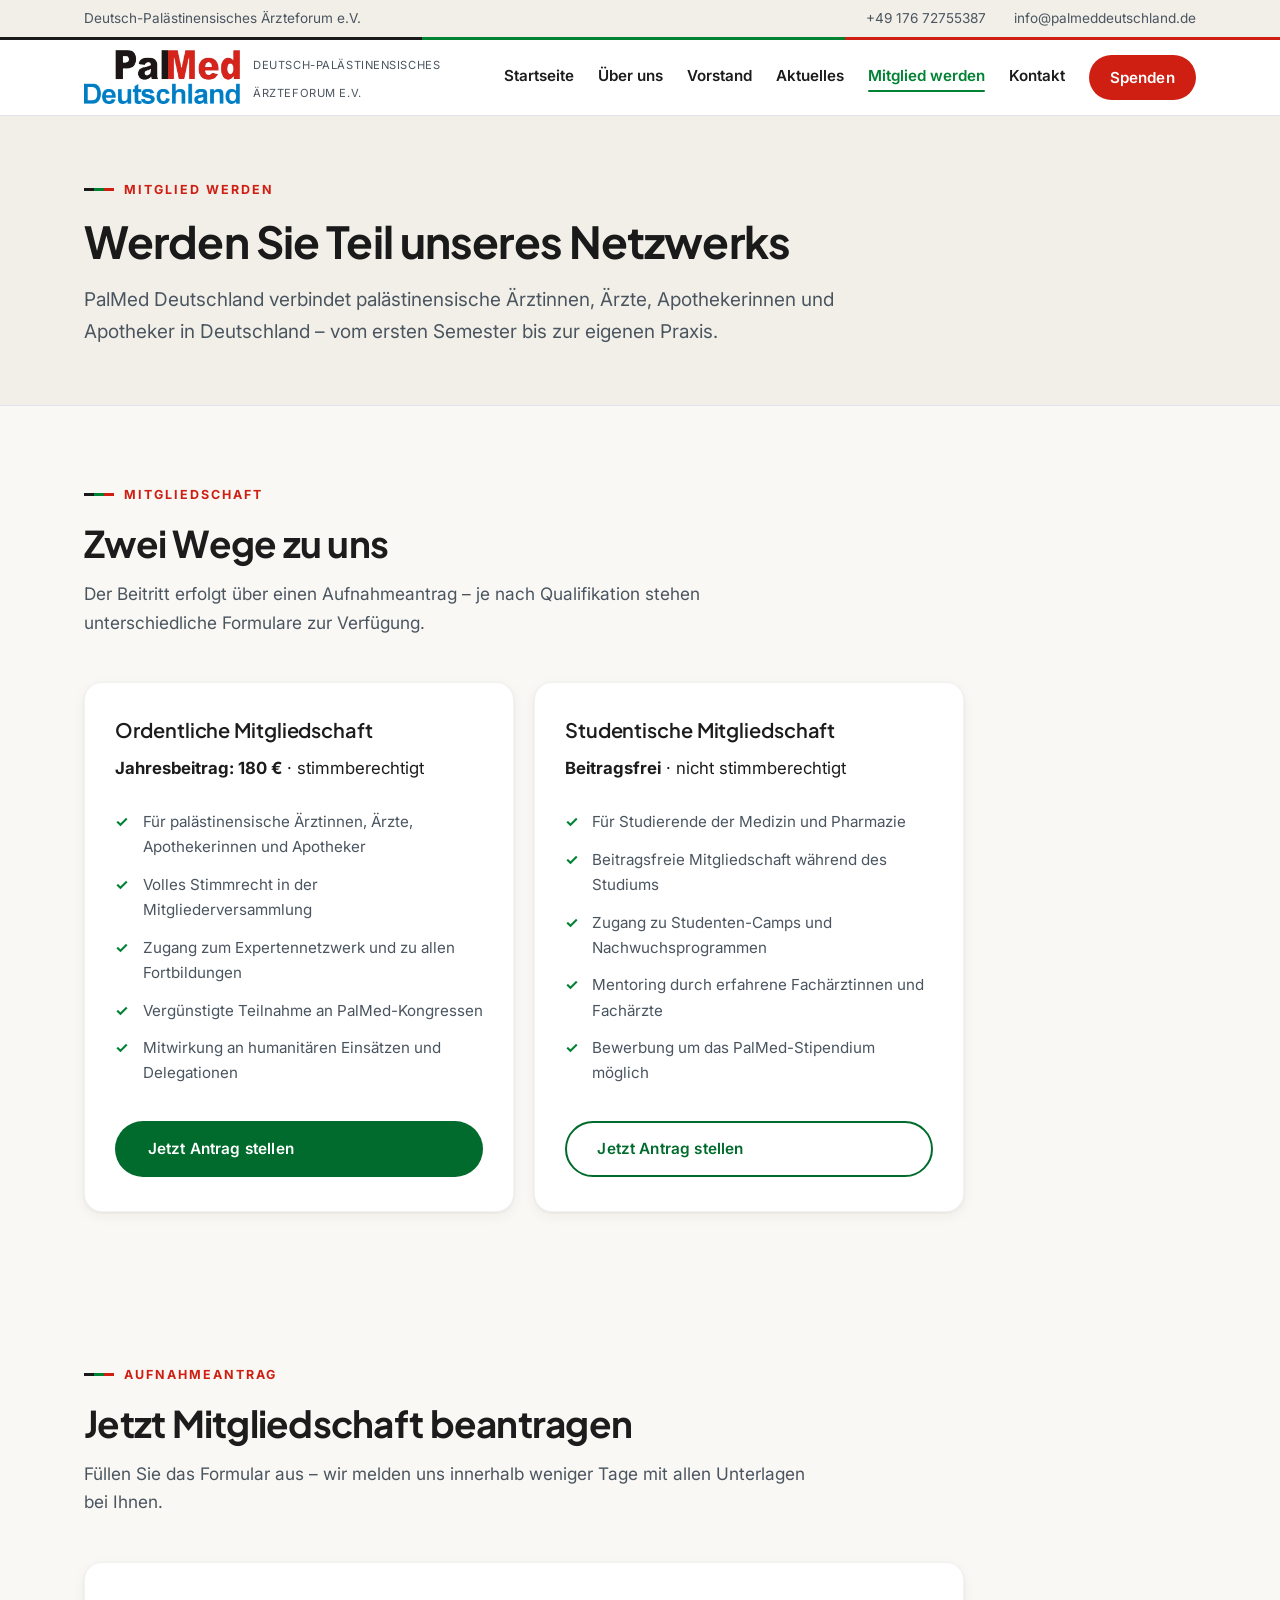
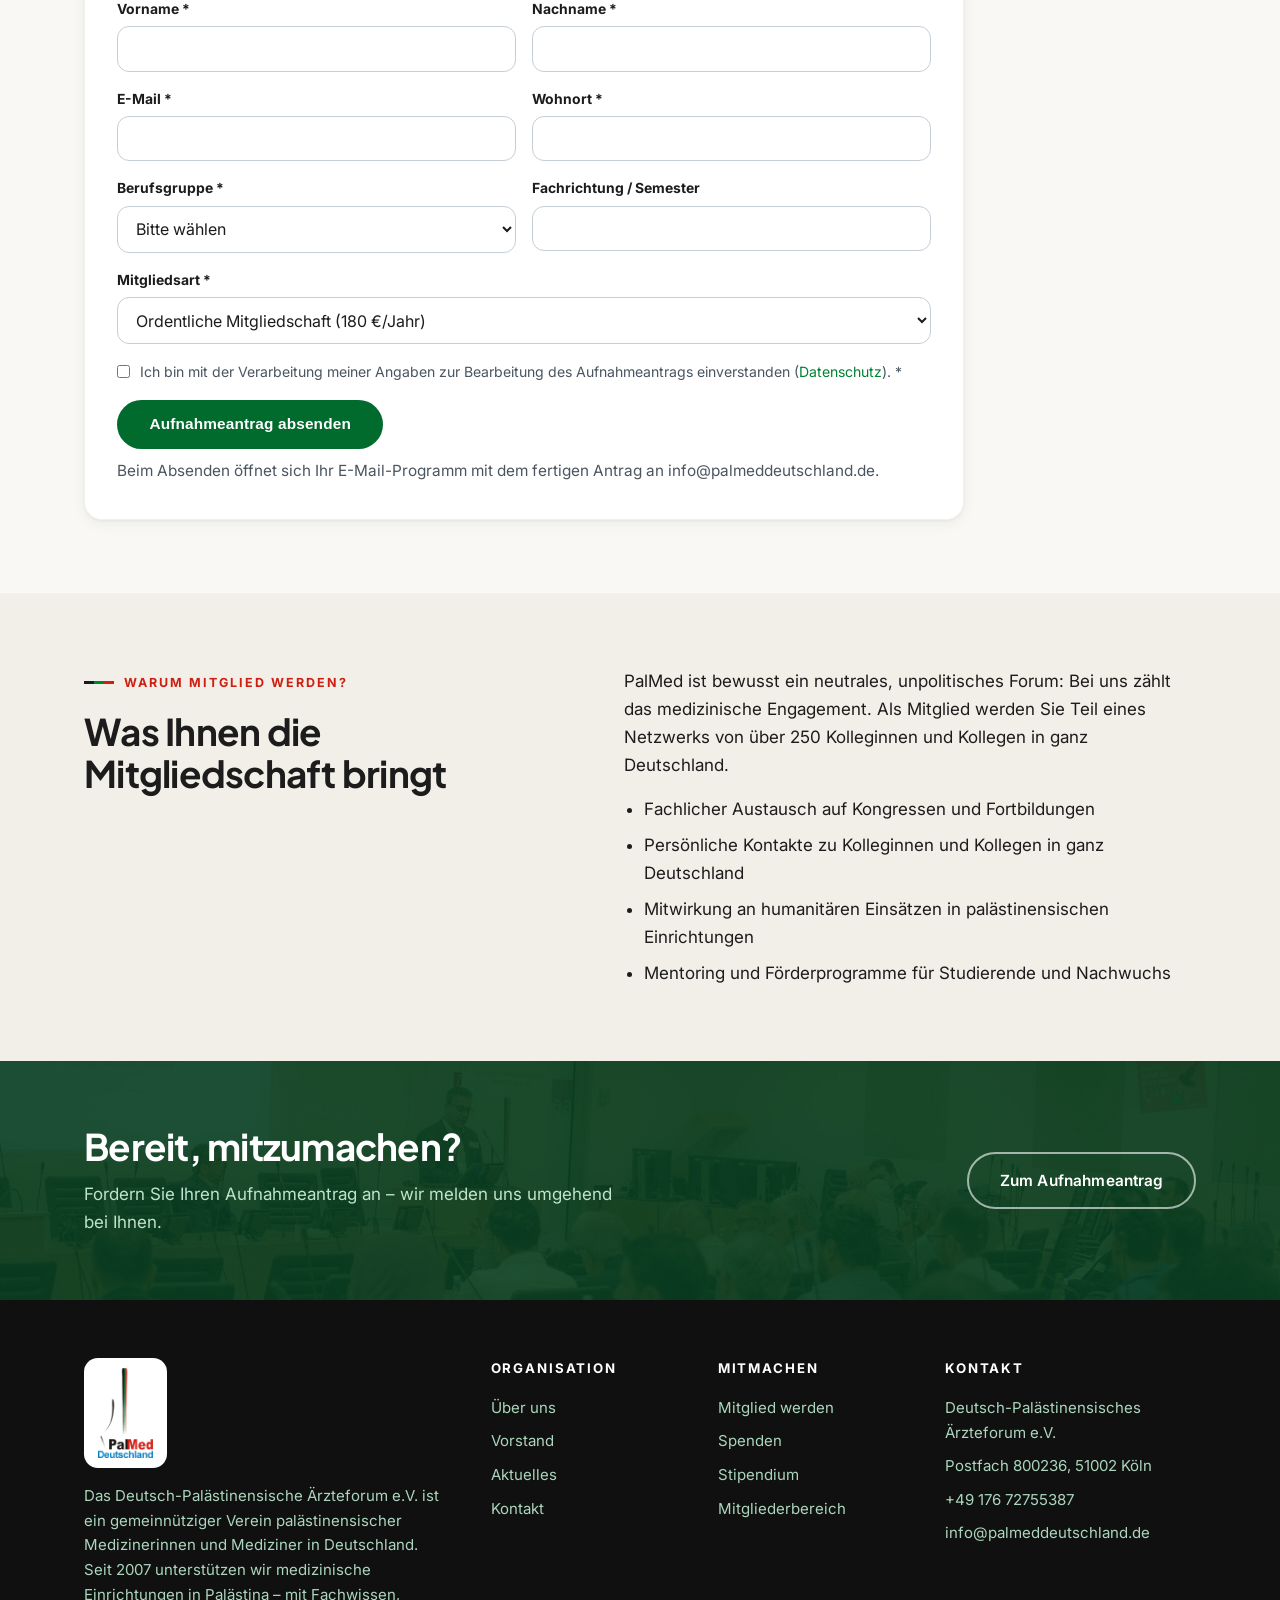
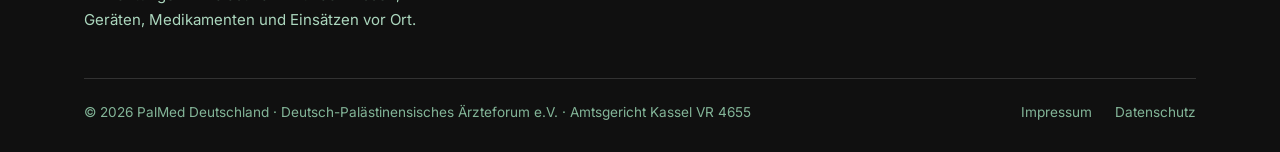
<file: mitglied-werden.html>
<!DOCTYPE html>
<html lang="de">
<head>
<meta charset="UTF-8">
<meta name="viewport" content="width=device-width, initial-scale=1.0">
<title>Mitglied werden – PalMed Deutschland</title>
<meta name="description" content="Werden Sie Mitglied im Deutsch-Palästinensischen Ärzteforum e.V. – für Ärzte, Apotheker und Studierende der Medizin und Pharmazie.">
<link rel="preconnect" href="https://fonts.googleapis.com">
<link rel="preconnect" href="https://fonts.gstatic.com" crossorigin>
<link href="https://fonts.googleapis.com/css2?family=Inter:wght@400;500;600&family=Plus+Jakarta+Sans:wght@600;700;800&display=swap" rel="stylesheet">
<link rel="icon" type="image/png" sizes="48x48" href="img/favicon-48.png?v=3">
<link rel="icon" type="image/png" sizes="192x192" href="img/favicon-192.png?v=3">
<link rel="apple-touch-icon" href="img/apple-touch-icon.png?v=3">
<meta name="theme-color" content="#008233">
<link rel="canonical" href="https://www.palmeddeutschland.de/mitglied-werden">
<meta property="og:type" content="website">
<meta property="og:site_name" content="PalMed Deutschland">
<meta property="og:locale" content="de_DE">
<meta property="og:title" content="Mitglied werden – PalMed Deutschland">
<meta property="og:description" content="Mitglied im Deutsch-Palästinensischen Ärzteforum e.V. werden – für Ärzte, Apotheker und Studierende.">
<meta property="og:url" content="https://www.palmeddeutschland.de/mitglied-werden">
<meta property="og:image" content="https://www.palmeddeutschland.de/img/og-cover.jpg">
<meta property="og:image:width" content="1200">
<meta property="og:image:height" content="630">
<meta name="twitter:card" content="summary_large_image">
<link rel="stylesheet" href="css/style.css">
</head>
<body>

<a class="skip-link" href="#inhalt">Zum Inhalt springen</a>

<div class="topbar">
  <div class="wrap">
    <div><span>Deutsch-Palästinensisches Ärzteforum e.V.</span></div>
    <div class="contact-extra">
      <span><a href="tel:+4917672755387">+49 176 72755387</a></span>
      <span><a href="mailto:info@palmeddeutschland.de">info@palmeddeutschland.de</a></span>
    </div>
  </div>
</div>

<header class="site-header">
  <div class="wrap">
    <a class="brand" href="index.html">
      <img src="logo-text.png?v=3" alt="PalMed Deutschland – Deutsch-Palästinensisches Ärzteforum e.V." class="brand-logo" width="1072" height="370">
      <span>
        <span class="brand-sub">Deutsch-Palästinensisches<br>Ärzteforum e.V.</span>
      </span>
    </a>
    <button class="nav-toggle" type="button" aria-expanded="false" aria-controls="hauptnav" aria-label="Menü öffnen"><svg viewBox="0 0 24 24" width="22" height="22" fill="none" stroke="currentColor" stroke-width="2" stroke-linecap="round" aria-hidden="true"><path d="M4 7h16M4 12h16M4 17h16"/></svg></button>
    <nav class="main-nav" id="hauptnav" aria-label="Hauptnavigation">
      <a href="index.html">Startseite</a>
      <a href="ueber-uns.html">Über uns</a>
      <a href="vorstand.html">Vorstand</a>
      <a href="aktuelles.html">Aktuelles</a>
      <a href="mitglied-werden.html" class="active" aria-current="page">Mitglied werden</a>
      <a href="kontakt.html">Kontakt</a>
      <a href="spenden.html" class="btn btn-donate">Spenden</a>
    </nav>
  </div>
</header>

<main id="inhalt">

<section class="page-hero">
  <div class="wrap">
    <span class="kicker">Mitglied werden</span>
    <h1>Werden Sie Teil unseres Netzwerks</h1>
    <p>PalMed Deutschland verbindet palästinensische Ärztinnen, Ärzte, Apothekerinnen und Apotheker in Deutschland – vom ersten Semester bis zur eigenen Praxis.</p>
  </div>
</section>

<section class="section">
  <div class="wrap">
    <div class="section-head">
      <span class="kicker">Mitgliedschaft</span>
      <h2>Zwei Wege zu uns</h2>
      <p>Der Beitritt erfolgt über einen Aufnahmeantrag – je nach Qualifikation stehen unterschiedliche Formulare zur Verfügung.</p>
    </div>
    <div class="card-grid-2" style="max-width:880px">
      <div class="tier">
        <h3>Ordentliche Mitgliedschaft</h3>
        <p class="beitrag"><strong>Jahresbeitrag: 180&nbsp;€</strong> · stimmberechtigt</p>
        <ul>
          <li>Für palästinensische Ärztinnen, Ärzte, Apothekerinnen und Apotheker</li>
          <li>Volles Stimmrecht in der Mitgliederversammlung</li>
          <li>Zugang zum Expertennetzwerk und zu allen Fortbildungen</li>
          <li>Vergünstigte Teilnahme an PalMed-Kongressen</li>
          <li>Mitwirkung an humanitären Einsätzen und Delegationen</li>
        </ul>
        <a href="#antrag" class="btn btn-primary">Jetzt Antrag stellen</a>
      </div>
      <div class="tier">
        <h3>Studentische Mitgliedschaft</h3>
        <p class="beitrag"><strong>Beitragsfrei</strong> · nicht stimmberechtigt</p>
        <ul>
          <li>Für Studierende der Medizin und Pharmazie</li>
          <li>Beitragsfreie Mitgliedschaft während des Studiums</li>
          <li>Zugang zu Studenten-Camps und Nachwuchsprogrammen</li>
          <li>Mentoring durch erfahrene Fachärztinnen und Fachärzte</li>
          <li>Bewerbung um das PalMed-Stipendium möglich</li>
        </ul>
        <a href="#antrag" class="btn btn-outline">Jetzt Antrag stellen</a>
      </div>
    </div>
  </div>
</section>

<section class="section" id="antrag">
  <div class="wrap">
    <div class="section-head">
      <span class="kicker">Aufnahmeantrag</span>
      <h2>Jetzt Mitgliedschaft beantragen</h2>
      <p>Füllen Sie das Formular aus – wir melden uns innerhalb weniger Tage mit allen Unterlagen bei Ihnen.</p>
    </div>
    <div class="card" style="max-width:880px;padding:2.2rem 2rem">
      <form class="form-grid" id="antragsformular">
        <div><label for="m-vorname">Vorname *</label><input id="m-vorname" name="vorname" autocomplete="given-name" required></div>
        <div><label for="m-name">Nachname *</label><input id="m-name" name="nachname" autocomplete="family-name" required></div>
        <div><label for="m-email">E-Mail *</label><input id="m-email" name="email" type="email" autocomplete="email" required></div>
        <div><label for="m-ort">Wohnort *</label><input id="m-ort" name="ort" autocomplete="address-level2" required></div>
        <div>
          <label for="m-beruf">Berufsgruppe *</label>
          <select id="m-beruf" name="berufsgruppe" required>
            <option value="">Bitte wählen</option>
            <option>Ärztin / Arzt</option>
            <option>Apothekerin / Apotheker</option>
            <option>Studierende/r Medizin</option>
            <option>Studierende/r Pharmazie</option>
          </select>
        </div>
        <div><label for="m-fach">Fachrichtung / Semester</label><input id="m-fach" name="fachrichtung"></div>
        <div class="full">
          <label for="m-art">Mitgliedsart *</label>
          <select id="m-art" name="mitgliedsart" required>
            <option>Ordentliche Mitgliedschaft (180 €/Jahr)</option>
            <option>Studentische Mitgliedschaft (beitragsfrei)</option>
          </select>
        </div>
        <div class="full checkline">
          <input type="checkbox" id="m-privacy" required>
          <label for="m-privacy">Ich bin mit der Verarbeitung meiner Angaben zur Bearbeitung des Aufnahmeantrags einverstanden (<a href="datenschutz.html">Datenschutz</a>). *</label>
        </div>
        <div class="full">
          <button type="submit" class="btn btn-primary">Aufnahmeantrag absenden</button>
          <p class="form-hint">Beim Absenden öffnet sich Ihr E-Mail-Programm mit dem fertigen Antrag an info@palmeddeutschland.de.</p>
        </div>
      </form>
    </div>
  </div>
</section>

<section class="section section-soft">
  <div class="wrap split">
    <div>
      <span class="kicker">Warum Mitglied werden?</span>
      <h2>Was Ihnen die Mitgliedschaft bringt</h2>
    </div>
    <div class="prose">
      <p>PalMed ist bewusst ein neutrales, unpolitisches Forum: Bei uns zählt das medizinische Engagement. Als Mitglied werden Sie Teil eines Netzwerks von über 250 Kolleginnen und Kollegen in ganz Deutschland.</p>
      <ul>
        <li>Fachlicher Austausch auf Kongressen und Fortbildungen</li>
        <li>Persönliche Kontakte zu Kolleginnen und Kollegen in ganz Deutschland</li>
        <li>Mitwirkung an humanitären Einsätzen in palästinensischen Einrichtungen</li>
        <li>Mentoring und Förderprogramme für Studierende und Nachwuchs</li>
      </ul>
    </div>
  </div>
</section>

<section class="cta-band">
  <div class="wrap">
    <div>
      <h2>Bereit, mitzumachen?</h2>
      <p>Fordern Sie Ihren Aufnahmeantrag an – wir melden uns umgehend bei Ihnen.</p>
    </div>
    <div class="actions">
      <a href="#antrag" class="btn btn-light">Zum Aufnahmeantrag</a>
    </div>
  </div>
</section>

</main>

<footer class="site-footer">
  <div class="wrap">
    <div class="top">
      <div class="about">
        <a class="brand" href="index.html">
          <img src="logo.png?v=3" alt="PalMed Deutschland" class="brand-logo brand-logo-footer" width="480" height="789" loading="lazy" decoding="async">
        </a>
        <p>Das Deutsch-Palästinensische Ärzteforum e.V. ist ein gemeinnütziger Verein palästinensischer Medizinerinnen und Mediziner in Deutschland. Seit 2007 unterstützen wir medizinische Einrichtungen in Palästina – mit Fachwissen, Geräten, Medikamenten und Einsätzen vor Ort.</p>
      </div>
      <div>
        <h4>Organisation</h4>
        <ul>
          <li><a href="ueber-uns.html">Über uns</a></li>
          <li><a href="vorstand.html">Vorstand</a></li>
          <li><a href="aktuelles.html">Aktuelles</a></li>
          <li><a href="kontakt.html">Kontakt</a></li>
        </ul>
      </div>
      <div>
        <h4>Mitmachen</h4>
        <ul>
          <li><a href="mitglied-werden.html">Mitglied werden</a></li>
          <li><a href="spenden.html">Spenden</a></li>
          <li><a href="aktuelles.html#stipendium">Stipendium</a></li>
          <li><a href="mitglieder.html">Mitgliederbereich</a></li>
        </ul>
      </div>
      <div>
        <h4>Kontakt</h4>
        <ul>
          <li>Deutsch-Palästinensisches<br>Ärzteforum e.V.</li>
          <li>Postfach 800236, 51002 Köln</li>
          <li><a href="tel:+4917672755387">+49 176 72755387</a></li>
          <li><a href="mailto:info@palmeddeutschland.de">info@palmeddeutschland.de</a></li>
        </ul>
      </div>
    </div>
    <div class="bottom">
      <span>© 2026 PalMed Deutschland · Deutsch-Palästinensisches Ärzteforum e.V. · Amtsgericht Kassel VR 4655</span>
      <span>
        <a href="impressum.html">Impressum</a>
        <a href="datenschutz.html">Datenschutz</a>
      </span>
    </div>
  </div>
</footer>

<script>
document.getElementById("antragsformular").addEventListener("submit", function (e) {
  e.preventDefault();
  var f = this;
  location.href = "mailto:info@palmeddeutschland.de?subject=" + encodeURIComponent("Aufnahmeantrag PalMed Deutschland")
    + "&body=" + encodeURIComponent(
      "Aufnahmeantrag\n\nName: " + f.vorname.value + " " + f.nachname.value
      + "\nE-Mail: " + f.email.value + "\nWohnort: " + f.ort.value
      + "\nBerufsgruppe: " + f.berufsgruppe.value
      + "\nFachrichtung/Semester: " + (f.fachrichtung.value || "-")
      + "\nMitgliedsart: " + f.mitgliedsart.value);
});
</script>
<script src="js/main.js"></script>
</body>
</html>
</file>
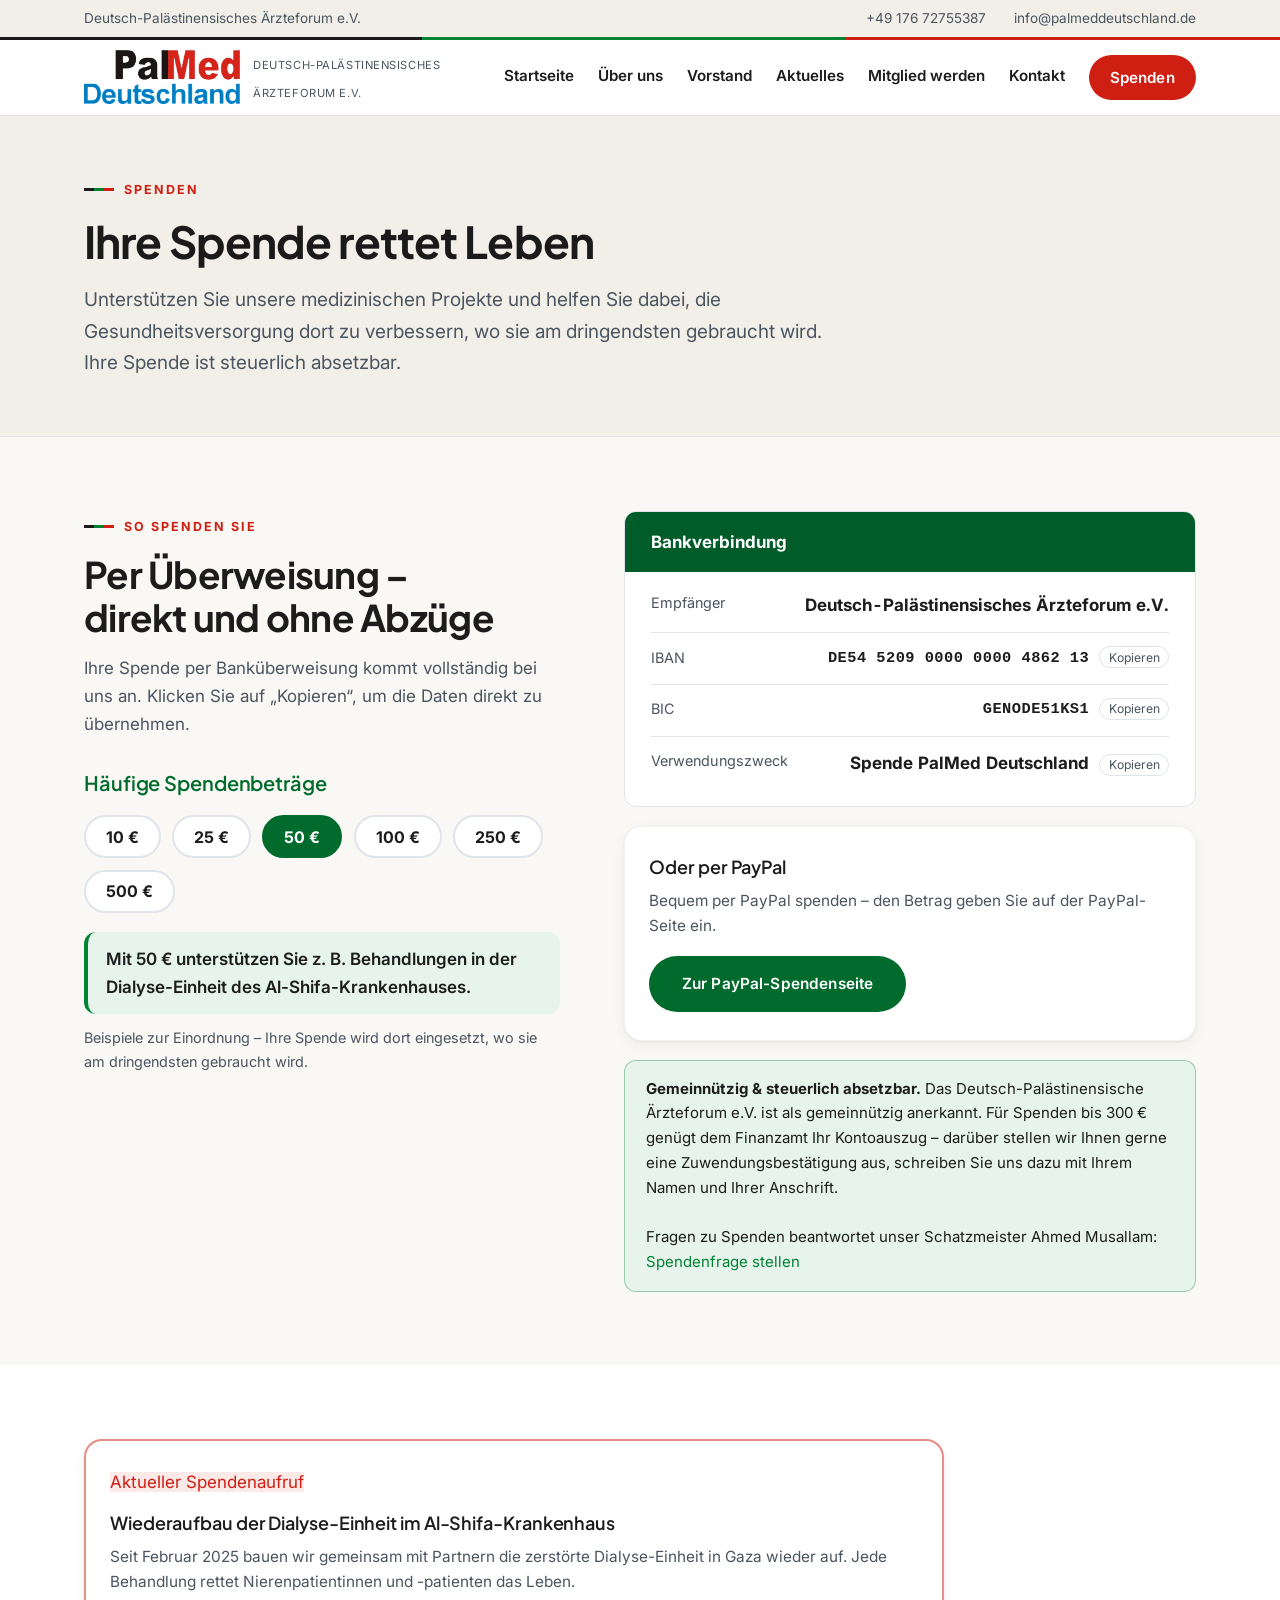
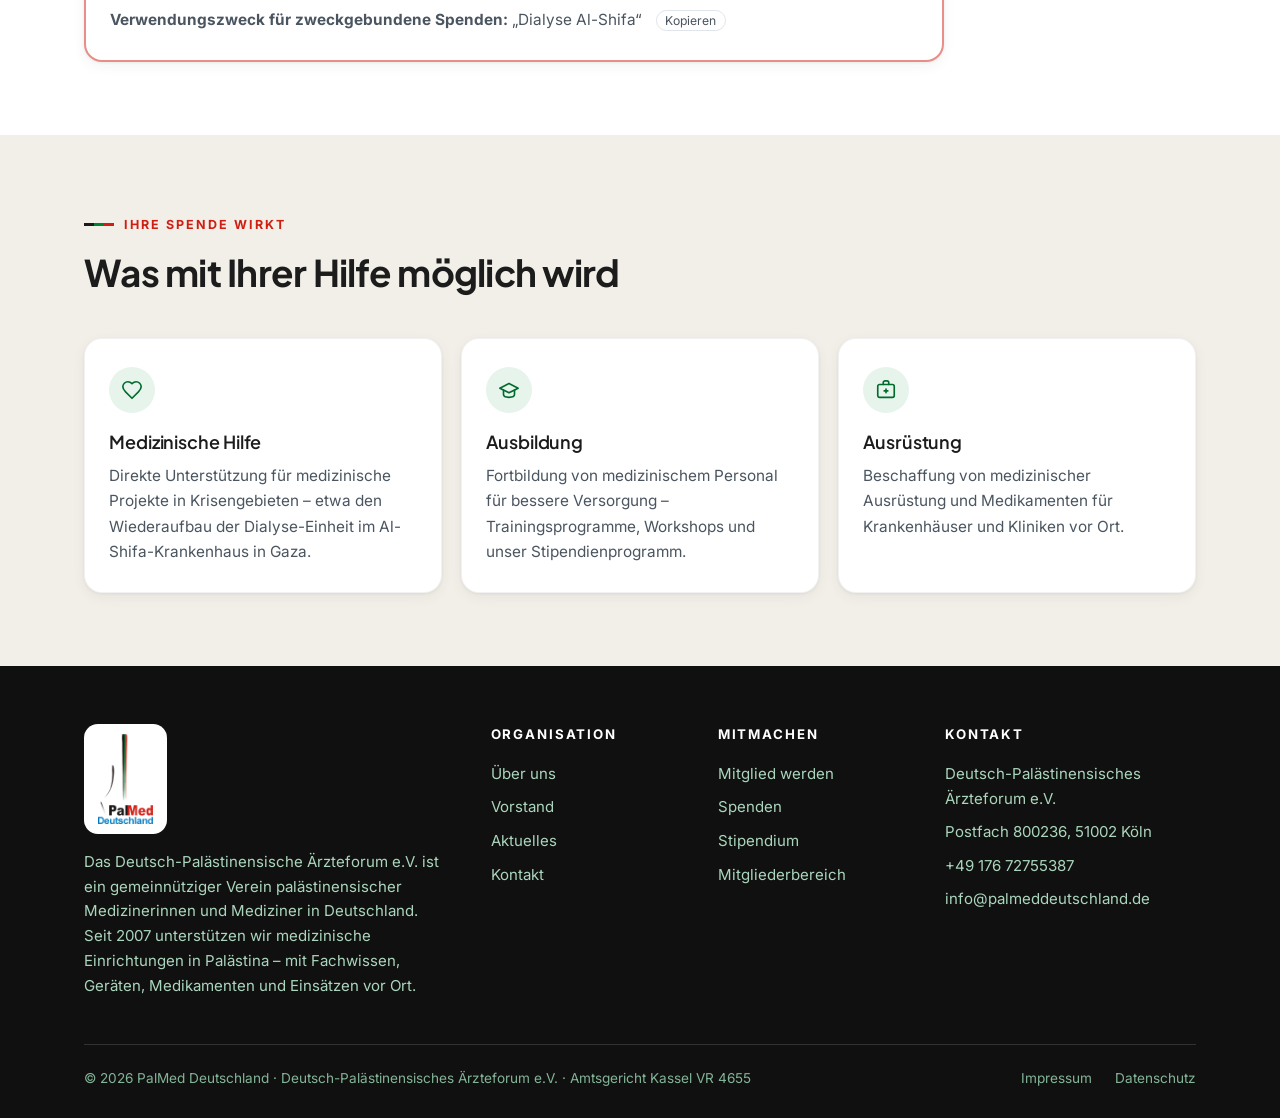
<file: spenden.html>
<!DOCTYPE html>
<html lang="de">
<head>
<meta charset="UTF-8">
<meta name="viewport" content="width=device-width, initial-scale=1.0">
<title>Spenden – PalMed Deutschland</title>
<meta name="description" content="Unterstützen Sie die medizinischen Projekte von PalMed Deutschland per Überweisung oder PayPal. Jede Spende hilft.">
<link rel="preconnect" href="https://fonts.googleapis.com">
<link rel="preconnect" href="https://fonts.gstatic.com" crossorigin>
<link href="https://fonts.googleapis.com/css2?family=Inter:wght@400;500;600&family=Plus+Jakarta+Sans:wght@600;700;800&display=swap" rel="stylesheet">
<link rel="icon" type="image/png" sizes="48x48" href="img/favicon-48.png?v=3">
<link rel="icon" type="image/png" sizes="192x192" href="img/favicon-192.png?v=3">
<link rel="apple-touch-icon" href="img/apple-touch-icon.png?v=3">
<meta name="theme-color" content="#008233">
<link rel="canonical" href="https://www.palmeddeutschland.de/spenden">
<meta property="og:type" content="website">
<meta property="og:site_name" content="PalMed Deutschland">
<meta property="og:locale" content="de_DE">
<meta property="og:title" content="Spenden – PalMed Deutschland">
<meta property="og:description" content="Unterstützen Sie die medizinischen Projekte von PalMed Deutschland – gemeinnützig und steuerlich absetzbar.">
<meta property="og:url" content="https://www.palmeddeutschland.de/spenden">
<meta property="og:image" content="https://www.palmeddeutschland.de/img/og-cover.jpg">
<meta property="og:image:width" content="1200">
<meta property="og:image:height" content="630">
<meta name="twitter:card" content="summary_large_image">
<link rel="stylesheet" href="css/style.css">
</head>
<body>

<a class="skip-link" href="#inhalt">Zum Inhalt springen</a>

<div class="topbar">
  <div class="wrap">
    <div><span>Deutsch-Palästinensisches Ärzteforum e.V.</span></div>
    <div class="contact-extra">
      <span><a href="tel:+4917672755387">+49 176 72755387</a></span>
      <span><a href="mailto:info@palmeddeutschland.de">info@palmeddeutschland.de</a></span>
    </div>
  </div>
</div>

<header class="site-header">
  <div class="wrap">
    <a class="brand" href="index.html">
      <img src="logo-text.png?v=3" alt="PalMed Deutschland – Deutsch-Palästinensisches Ärzteforum e.V." class="brand-logo" width="1072" height="370">
      <span>
        <span class="brand-sub">Deutsch-Palästinensisches<br>Ärzteforum e.V.</span>
      </span>
    </a>
    <button class="nav-toggle" type="button" aria-expanded="false" aria-controls="hauptnav" aria-label="Menü öffnen"><svg viewBox="0 0 24 24" width="22" height="22" fill="none" stroke="currentColor" stroke-width="2" stroke-linecap="round" aria-hidden="true"><path d="M4 7h16M4 12h16M4 17h16"/></svg></button>
    <nav class="main-nav" id="hauptnav" aria-label="Hauptnavigation">
      <a href="index.html">Startseite</a>
      <a href="ueber-uns.html">Über uns</a>
      <a href="vorstand.html">Vorstand</a>
      <a href="aktuelles.html">Aktuelles</a>
      <a href="mitglied-werden.html">Mitglied werden</a>
      <a href="kontakt.html">Kontakt</a>
      <a href="spenden.html" class="btn btn-donate active" aria-current="page">Spenden</a>
    </nav>
  </div>
</header>

<main id="inhalt">

<section class="page-hero">
  <div class="wrap">
    <span class="kicker">Spenden</span>
    <h1>Ihre Spende rettet Leben</h1>
    <p>Unterstützen Sie unsere medizinischen Projekte und helfen Sie dabei, die Gesundheitsversorgung dort zu verbessern, wo sie am dringendsten gebraucht wird. Ihre Spende ist steuerlich absetzbar.</p>
  </div>
</section>

<section class="section">
  <div class="wrap split">
    <div>
      <span class="kicker">So spenden Sie</span>
      <h2>Per Überweisung – direkt und ohne Abzüge</h2>
      <p style="margin-top:1rem;color:var(--ink-soft)">Ihre Spende per Banküberweisung kommt vollständig bei uns an. Klicken Sie auf „Kopieren“, um die Daten direkt zu übernehmen.</p>

      <div class="prose" style="margin-top:2rem">
        <h3>Häufige Spendenbeträge</h3>
      </div>
      <div class="amounts" role="group" aria-label="Spendenbetrag wählen">
        <button type="button" data-impact="Mit 10 € unterstützen Sie z. B. die Versorgung mit Verbandsmaterial und Basismedikamenten.">10&nbsp;€</button>
        <button type="button" data-impact="Mit 25 € unterstützen Sie z. B. die Ausstattung mobiler Sprechstunden.">25&nbsp;€</button>
        <button type="button" class="on" data-impact="Mit 50 € unterstützen Sie z. B. Behandlungen in der Dialyse-Einheit des Al-Shifa-Krankenhauses.">50&nbsp;€</button>
        <button type="button" data-impact="Mit 100 € unterstützen Sie z. B. chirurgisches Verbrauchsmaterial für Einsätze unserer Delegationen.">100&nbsp;€</button>
        <button type="button" data-impact="Mit 250 € unterstützen Sie z. B. unser Stipendienprogramm für Medizinstudierende.">250&nbsp;€</button>
        <button type="button" data-impact="Mit 500 € unterstützen Sie z. B. die Beschaffung medizinischer Geräte für Kliniken vor Ort.">500&nbsp;€</button>
      </div>
      <p class="impact-line" id="impact-line" aria-live="polite">Mit 50 € unterstützen Sie z. B. Behandlungen in der Dialyse-Einheit des Al-Shifa-Krankenhauses.</p>
      <p style="color:var(--ink-soft);font-size:0.9rem;margin-top:0.8rem">Beispiele zur Einordnung – Ihre Spende wird dort eingesetzt, wo sie am dringendsten gebraucht wird.</p>
    </div>
    <div>
      <div class="bank-box">
        <header>Bankverbindung</header>
        <div class="bank-rows">
          <div class="bank-row">
            <span class="k">Empfänger</span>
            <span class="v">Deutsch-Palästinensisches Ärzteforum e.V.</span>
          </div>
          <div class="bank-row">
            <span class="k">IBAN</span>
            <span class="v mono" id="iban">DE54 5209 0000 0000 4862 13<button class="copy-btn" aria-label="IBAN kopieren" onclick="copyText('DE54520900000000486213', this)">Kopieren</button></span>
          </div>
          <div class="bank-row">
            <span class="k">BIC</span>
            <span class="v mono">GENODE51KS1<button class="copy-btn" aria-label="BIC kopieren" onclick="copyText('GENODE51KS1', this)">Kopieren</button></span>
          </div>
          <div class="bank-row">
            <span class="k">Verwendungszweck</span>
            <span class="v">Spende PalMed Deutschland<button class="copy-btn" aria-label="Verwendungszweck kopieren" onclick="copyText('Spende PalMed Deutschland', this)">Kopieren</button></span>
          </div>
        </div>
      </div>
      <div class="card" style="margin-top:1.2rem">
        <h3>Oder per PayPal</h3>
        <p>Bequem per PayPal spenden – den Betrag geben Sie auf der PayPal-Seite ein.</p>
        <!-- TODO: PayPal-Hosted-Button-ID vom Verein eintragen -->
        <a href="https://www.palmeddeutschland.de/spende" target="_blank" rel="noopener" class="btn btn-primary" style="margin-top:1.1rem">Zur PayPal-Spendenseite</a>
      </div>
      <div class="trust-note">
        <strong>Gemeinnützig &amp; steuerlich absetzbar.</strong> Das Deutsch-Palästinensische Ärzteforum e.V. ist als gemeinnützig anerkannt. Für Spenden bis 300 € genügt dem Finanzamt Ihr Kontoauszug – darüber stellen wir Ihnen gerne eine Zuwendungsbestätigung aus, schreiben Sie uns dazu mit Ihrem Namen und Ihrer Anschrift.
        <br><br>Fragen zu Spenden beantwortet unser Schatzmeister Ahmed Musallam: <a href="mailto:info@palmeddeutschland.de?subject=Spendenfrage">Spendenfrage stellen</a>
      </div>
    </div>
  </div>
</section>

<section class="section section-white">
  <div class="wrap">
    <div class="card campaign-card">
      <span class="tag">Aktueller Spendenaufruf</span>
      <h3 style="margin-top:0.9rem">Wiederaufbau der Dialyse-Einheit im Al-Shifa-Krankenhaus</h3>
      <p>Seit Februar 2025 bauen wir gemeinsam mit Partnern die zerstörte Dialyse-Einheit in Gaza wieder auf. Jede Behandlung rettet Nierenpatientinnen und -patienten das Leben.</p>
      <p style="margin-top:0.8rem"><strong>Verwendungszweck für zweckgebundene Spenden:</strong> „Dialyse Al-Shifa“ <button class="copy-btn" aria-label="Verwendungszweck Dialyse kopieren" onclick="copyText('Dialyse Al-Shifa', this)">Kopieren</button></p>
    </div>
  </div>
</section>

<section class="section section-soft">
  <div class="wrap">
    <div class="section-head">
      <span class="kicker">Ihre Spende wirkt</span>
      <h2>Was mit Ihrer Hilfe möglich wird</h2>
    </div>
    <div class="card-grid-3">
      <div class="card">
        <div class="icon" aria-hidden="true"><svg viewBox="0 0 24 24" width="22" height="22" fill="none" stroke="currentColor" stroke-width="1.8" stroke-linecap="round" stroke-linejoin="round"><path d="M19 14c1.5-1.5 3-3.2 3-5.5A5.5 5.5 0 0 0 16.5 3c-1.8 0-3 .5-4.5 2-1.5-1.5-2.7-2-4.5-2A5.5 5.5 0 0 0 2 8.5c0 2.3 1.5 4 3 5.5l7 7Z"/></svg></div>
        <h3>Medizinische Hilfe</h3>
        <p>Direkte Unterstützung für medizinische Projekte in Krisengebieten – etwa den Wiederaufbau der Dialyse-Einheit im Al-Shifa-Krankenhaus in Gaza.</p>
      </div>
      <div class="card">
        <div class="icon" aria-hidden="true"><svg viewBox="0 0 24 24" width="22" height="22" fill="none" stroke="currentColor" stroke-width="1.8" stroke-linecap="round" stroke-linejoin="round"><path d="M22 10 12 5 2 10l10 5 10-5Z"/><path d="M6 12v5c0 1.7 2.7 3 6 3s6-1.3 6-3v-5"/></svg></div>
        <h3>Ausbildung</h3>
        <p>Fortbildung von medizinischem Personal für bessere Versorgung – Trainingsprogramme, Workshops und unser Stipendienprogramm.</p>
      </div>
      <div class="card">
        <div class="icon" aria-hidden="true"><svg viewBox="0 0 24 24" width="22" height="22" fill="none" stroke="currentColor" stroke-width="1.8" stroke-linecap="round" stroke-linejoin="round"><path d="M12 11v4"/><path d="M14 13h-4"/><rect x="3" y="6" width="18" height="14" rx="2"/><path d="M9 6V4a2 2 0 0 1 2-2h2a2 2 0 0 1 2 2v2"/></svg></div>
        <h3>Ausrüstung</h3>
        <p>Beschaffung von medizinischer Ausrüstung und Medikamenten für Krankenhäuser und Kliniken vor Ort.</p>
      </div>
    </div>
  </div>
</section>

</main>

<footer class="site-footer">
  <div class="wrap">
    <div class="top">
      <div class="about">
        <a class="brand" href="index.html">
          <img src="logo.png?v=3" alt="PalMed Deutschland" class="brand-logo brand-logo-footer" width="480" height="789" loading="lazy" decoding="async">
        </a>
        <p>Das Deutsch-Palästinensische Ärzteforum e.V. ist ein gemeinnütziger Verein palästinensischer Medizinerinnen und Mediziner in Deutschland. Seit 2007 unterstützen wir medizinische Einrichtungen in Palästina – mit Fachwissen, Geräten, Medikamenten und Einsätzen vor Ort.</p>
      </div>
      <div>
        <h4>Organisation</h4>
        <ul>
          <li><a href="ueber-uns.html">Über uns</a></li>
          <li><a href="vorstand.html">Vorstand</a></li>
          <li><a href="aktuelles.html">Aktuelles</a></li>
          <li><a href="kontakt.html">Kontakt</a></li>
        </ul>
      </div>
      <div>
        <h4>Mitmachen</h4>
        <ul>
          <li><a href="mitglied-werden.html">Mitglied werden</a></li>
          <li><a href="spenden.html">Spenden</a></li>
          <li><a href="aktuelles.html#stipendium">Stipendium</a></li>
          <li><a href="mitglieder.html">Mitgliederbereich</a></li>
        </ul>
      </div>
      <div>
        <h4>Kontakt</h4>
        <ul>
          <li>Deutsch-Palästinensisches<br>Ärzteforum e.V.</li>
          <li>Postfach 800236, 51002 Köln</li>
          <li><a href="tel:+4917672755387">+49 176 72755387</a></li>
          <li><a href="mailto:info@palmeddeutschland.de">info@palmeddeutschland.de</a></li>
        </ul>
      </div>
    </div>
    <div class="bottom">
      <span>© 2026 PalMed Deutschland · Deutsch-Palästinensisches Ärzteforum e.V. · Amtsgericht Kassel VR 4655</span>
      <span>
        <a href="impressum.html">Impressum</a>
        <a href="datenschutz.html">Datenschutz</a>
      </span>
    </div>
  </div>
</footer>

<script>
document.querySelectorAll(".amounts button").forEach(function (b) {
  b.setAttribute("aria-pressed", b.classList.contains("on") ? "true" : "false");
  b.addEventListener("click", function () {
    document.querySelectorAll(".amounts button").forEach(function (x) {
      x.classList.remove("on");
      x.setAttribute("aria-pressed", "false");
    });
    b.classList.add("on");
    b.setAttribute("aria-pressed", "true");
    var line = document.getElementById("impact-line");
    if (line && b.dataset.impact) line.textContent = b.dataset.impact;
  });
});
</script>

<script src="js/main.js"></script>
</body>
</html>
</file>
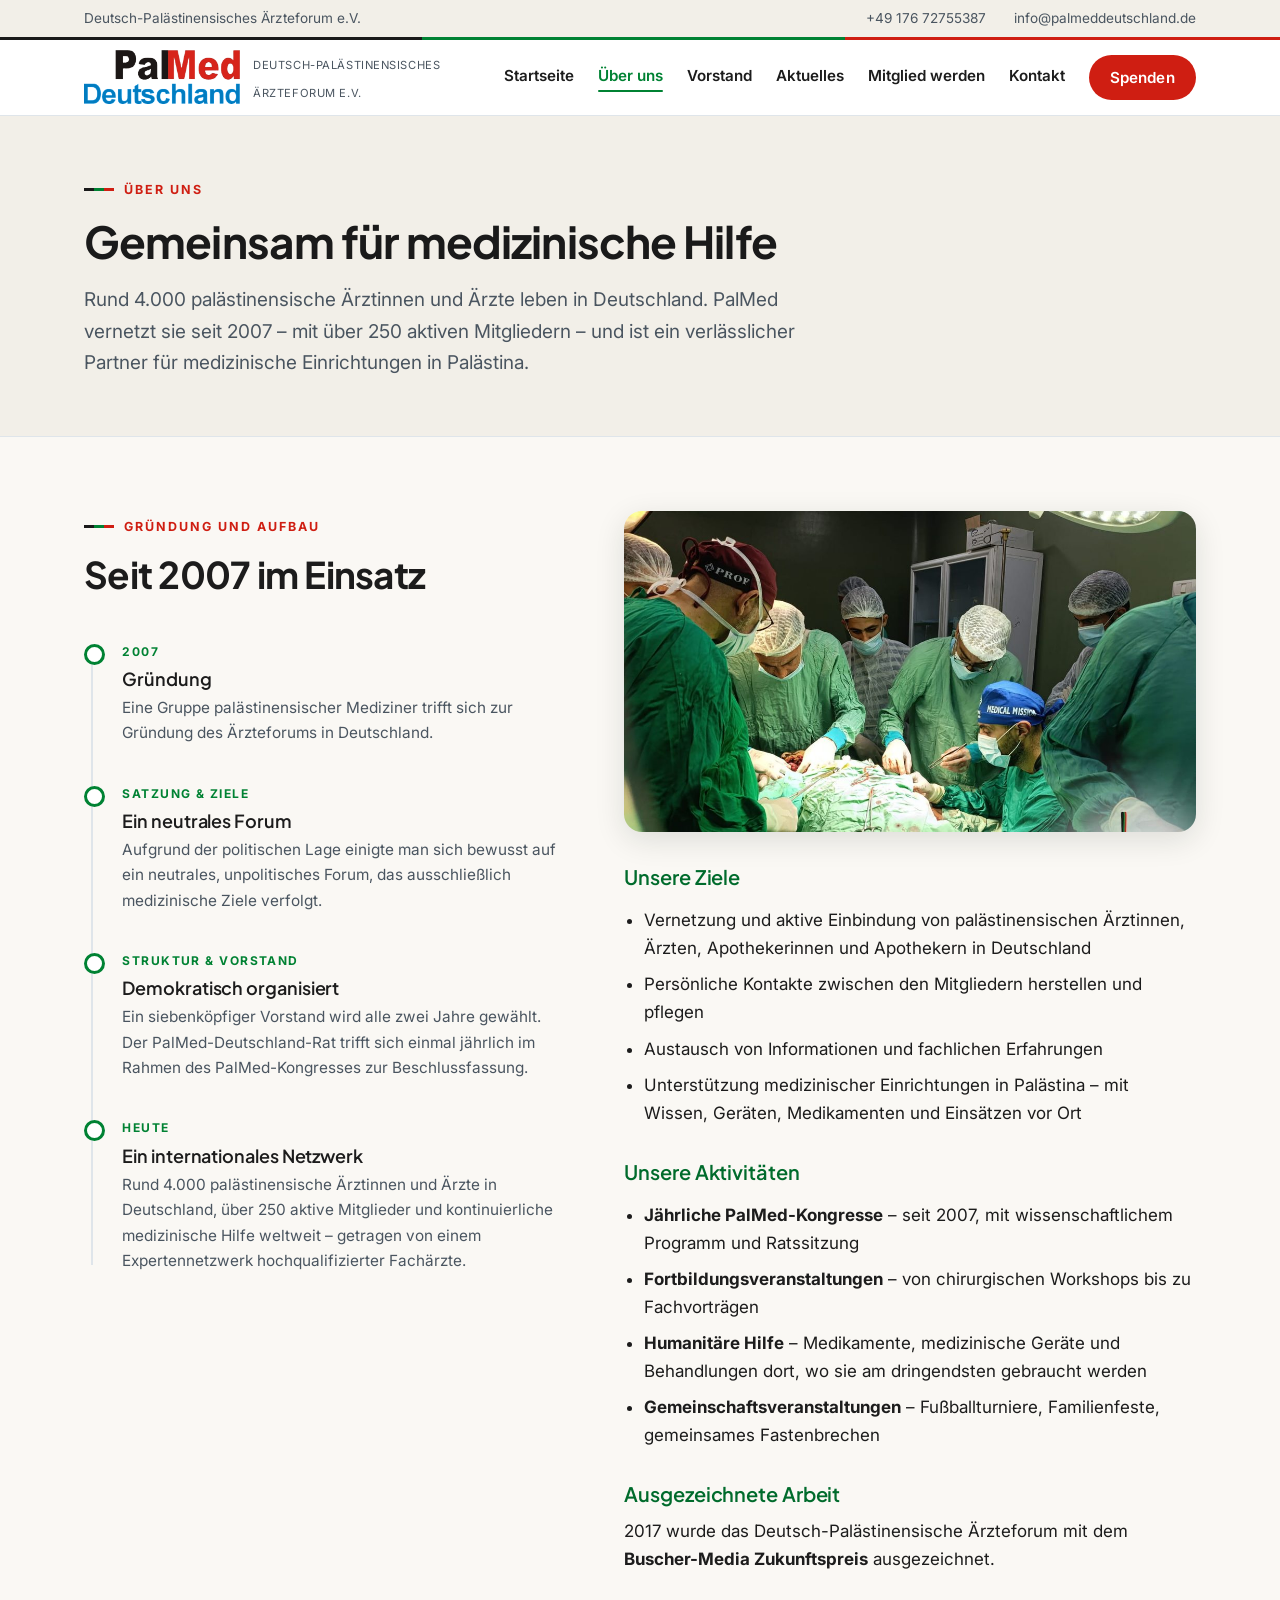
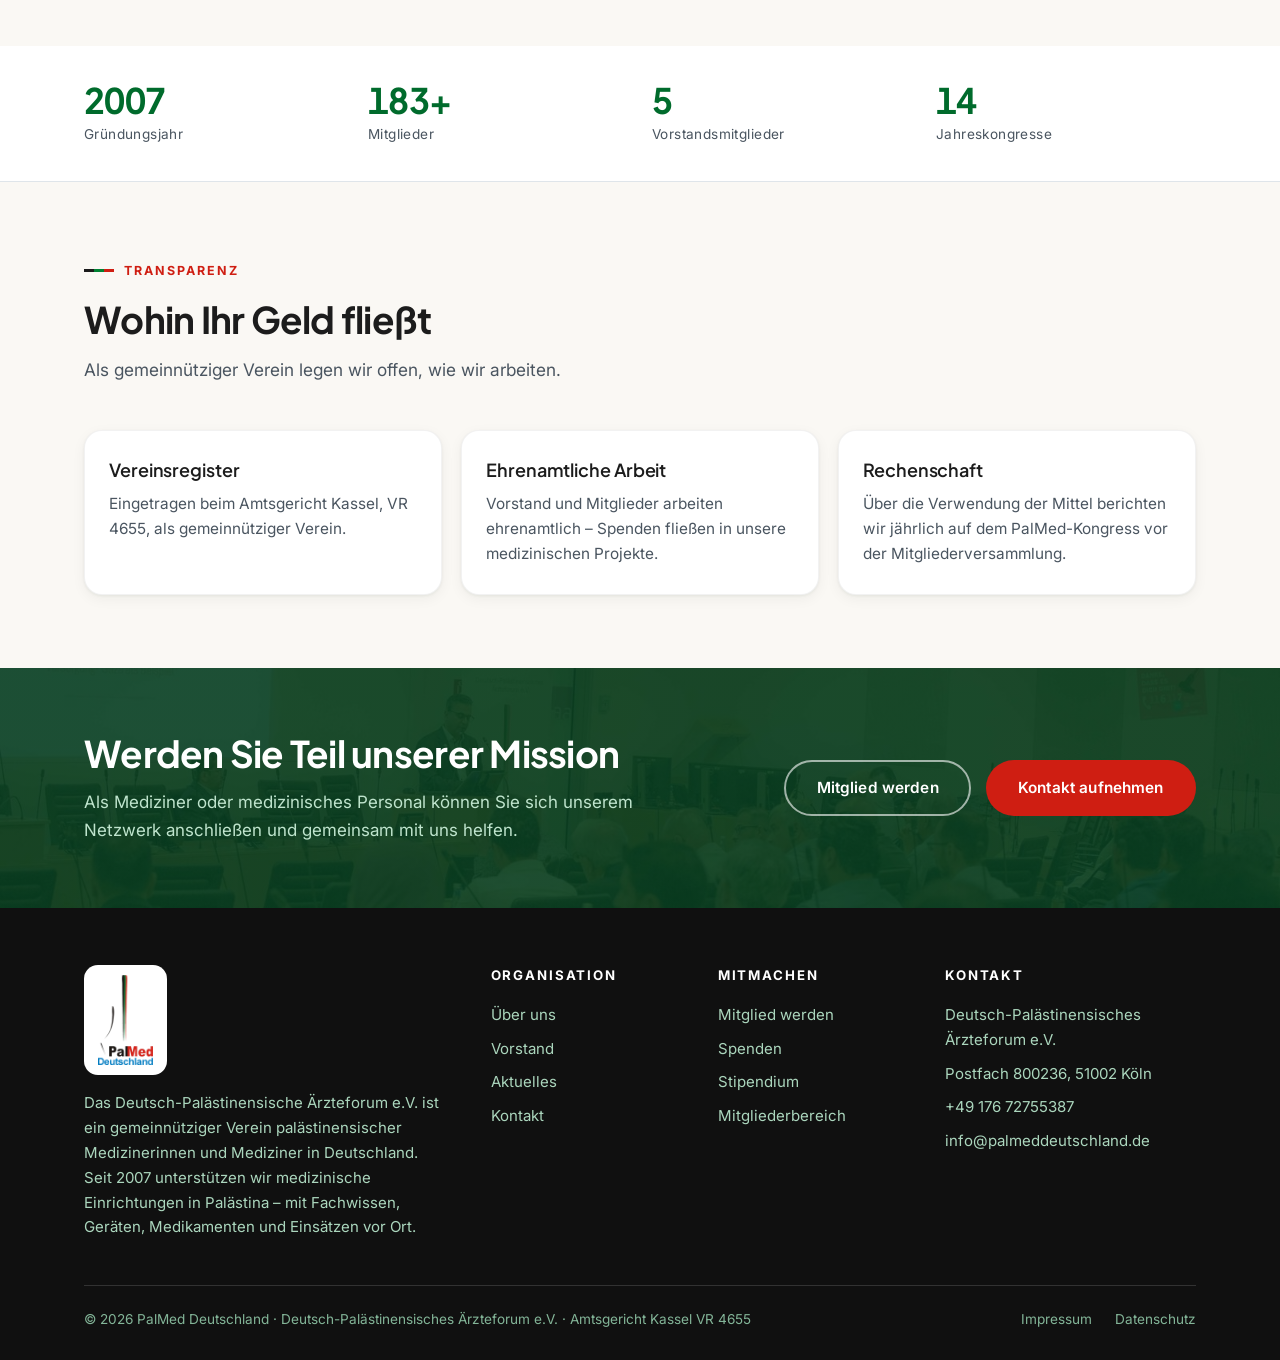
<file: ueber-uns.html>
<!DOCTYPE html>
<html lang="de">
<head>
<meta charset="UTF-8">
<meta name="viewport" content="width=device-width, initial-scale=1.0">
<title>Über uns – PalMed Deutschland</title>
<meta name="description" content="Geschichte, Struktur und Ziele des Deutsch-Palästinensischen Ärzteforums e.V. – seit 2007 ein neutrales, unpolitisches Forum mit medizinischen Zielen.">
<link rel="preconnect" href="https://fonts.googleapis.com">
<link rel="preconnect" href="https://fonts.gstatic.com" crossorigin>
<link href="https://fonts.googleapis.com/css2?family=Inter:wght@400;500;600&family=Plus+Jakarta+Sans:wght@600;700;800&display=swap" rel="stylesheet">
<link rel="icon" type="image/png" sizes="48x48" href="img/favicon-48.png?v=3">
<link rel="icon" type="image/png" sizes="192x192" href="img/favicon-192.png?v=3">
<link rel="apple-touch-icon" href="img/apple-touch-icon.png?v=3">
<meta name="theme-color" content="#008233">
<link rel="canonical" href="https://www.palmeddeutschland.de/ueber-uns">
<meta property="og:type" content="website">
<meta property="og:site_name" content="PalMed Deutschland">
<meta property="og:locale" content="de_DE">
<meta property="og:title" content="Über uns – PalMed Deutschland">
<meta property="og:description" content="Geschichte, Struktur und Ziele des Deutsch-Palästinensischen Ärzteforums e.V.">
<meta property="og:url" content="https://www.palmeddeutschland.de/ueber-uns">
<meta property="og:image" content="https://www.palmeddeutschland.de/img/og-cover.jpg">
<meta property="og:image:width" content="1200">
<meta property="og:image:height" content="630">
<meta name="twitter:card" content="summary_large_image">
<link rel="stylesheet" href="css/style.css">
</head>
<body>

<a class="skip-link" href="#inhalt">Zum Inhalt springen</a>

<div class="topbar">
  <div class="wrap">
    <div><span>Deutsch-Palästinensisches Ärzteforum e.V.</span></div>
    <div class="contact-extra">
      <span><a href="tel:+4917672755387">+49 176 72755387</a></span>
      <span><a href="mailto:info@palmeddeutschland.de">info@palmeddeutschland.de</a></span>
    </div>
  </div>
</div>

<header class="site-header">
  <div class="wrap">
    <a class="brand" href="index.html">
      <img src="logo-text.png?v=3" alt="PalMed Deutschland – Deutsch-Palästinensisches Ärzteforum e.V." class="brand-logo" width="1072" height="370">
      <span>
        <span class="brand-sub">Deutsch-Palästinensisches<br>Ärzteforum e.V.</span>
      </span>
    </a>
    <button class="nav-toggle" type="button" aria-expanded="false" aria-controls="hauptnav" aria-label="Menü öffnen"><svg viewBox="0 0 24 24" width="22" height="22" fill="none" stroke="currentColor" stroke-width="2" stroke-linecap="round" aria-hidden="true"><path d="M4 7h16M4 12h16M4 17h16"/></svg></button>
    <nav class="main-nav" id="hauptnav" aria-label="Hauptnavigation">
      <a href="index.html">Startseite</a>
      <a href="ueber-uns.html" class="active" aria-current="page">Über uns</a>
      <a href="vorstand.html">Vorstand</a>
      <a href="aktuelles.html">Aktuelles</a>
      <a href="mitglied-werden.html">Mitglied werden</a>
      <a href="kontakt.html">Kontakt</a>
      <a href="spenden.html" class="btn btn-donate">Spenden</a>
    </nav>
  </div>
</header>

<main id="inhalt">

<section class="page-hero">
  <div class="wrap">
    <span class="kicker">Über uns</span>
    <h1>Gemeinsam für medizinische Hilfe</h1>
    <p>Rund 4.000 palästinensische Ärztinnen und Ärzte leben in Deutschland. PalMed vernetzt sie seit 2007 – mit über 250 aktiven Mitgliedern – und ist ein verlässlicher Partner für medizinische Einrichtungen in Palästina.</p>
  </div>
</section>

<section class="section">
  <div class="wrap split">
    <div>
      <span class="kicker">Gründung und Aufbau</span>
      <h2>Seit 2007 im Einsatz</h2>
      <div class="timeline" style="margin-top:2.5rem">
        <div class="timeline-item">
          <span class="when">2007</span>
          <h3>Gründung</h3>
          <p>Eine Gruppe palästinensischer Mediziner trifft sich zur Gründung des Ärzteforums in Deutschland.</p>
        </div>
        <div class="timeline-item">
          <span class="when">Satzung &amp; Ziele</span>
          <h3>Ein neutrales Forum</h3>
          <p>Aufgrund der politischen Lage einigte man sich bewusst auf ein neutrales, unpolitisches Forum, das ausschließlich medizinische Ziele verfolgt.</p>
        </div>
        <div class="timeline-item">
          <span class="when">Struktur &amp; Vorstand</span>
          <h3>Demokratisch organisiert</h3>
          <p>Ein siebenköpfiger Vorstand wird alle zwei Jahre gewählt. Der PalMed-Deutschland-Rat trifft sich einmal jährlich im Rahmen des PalMed-Kongresses zur Beschlussfassung.</p>
        </div>
        <div class="timeline-item">
          <span class="when">Heute</span>
          <h3>Ein internationales Netzwerk</h3>
          <p>Rund 4.000 palästinensische Ärztinnen und Ärzte in Deutschland, über 250 aktive Mitglieder und kontinuierliche medizinische Hilfe weltweit – getragen von einem Expertennetzwerk hochqualifizierter Fachärzte.</p>
        </div>
      </div>
    </div>
    <div class="prose">
      <img src="img/einsatz-op.jpg?v=3" alt="Medizinisches Team von PalMed bei einer Operation vor Ort" class="section-img" style="margin-top:0;margin-bottom:2rem" width="1100" height="618" decoding="async">
      <h3>Unsere Ziele</h3>
      <ul>
        <li>Vernetzung und aktive Einbindung von palästinensischen Ärztinnen, Ärzten, Apothekerinnen und Apothekern in Deutschland</li>
        <li>Persönliche Kontakte zwischen den Mitgliedern herstellen und pflegen</li>
        <li>Austausch von Informationen und fachlichen Erfahrungen</li>
        <li>Unterstützung medizinischer Einrichtungen in Palästina – mit Wissen, Geräten, Medikamenten und Einsätzen vor Ort</li>
      </ul>
      <h3>Unsere Aktivitäten</h3>
      <ul>
        <li><strong>Jährliche PalMed-Kongresse</strong> – seit 2007, mit wissenschaftlichem Programm und Ratssitzung</li>
        <li><strong>Fortbildungsveranstaltungen</strong> – von chirurgischen Workshops bis zu Fachvorträgen</li>
        <li><strong>Humanitäre Hilfe</strong> – Medikamente, medizinische Geräte und Behandlungen dort, wo sie am dringendsten gebraucht werden</li>
        <li><strong>Gemeinschaftsveranstaltungen</strong> – Fußballturniere, Familienfeste, gemeinsames Fastenbrechen</li>
      </ul>
      <h3>Ausgezeichnete Arbeit</h3>
      <p>2017 wurde das Deutsch-Palästinensische Ärzteforum mit dem <strong>Buscher-Media Zukunftspreis</strong> ausgezeichnet.</p>
    </div>
  </div>
</section>

<section class="stat-band">
  <div class="wrap">
    <div class="stat"><div class="num">2007</div><div class="label">Gründungsjahr</div></div>
    <div class="stat"><div class="num">250+</div><div class="label">Mitglieder</div></div>
    <div class="stat"><div class="num">7</div><div class="label">Vorstandsmitglieder</div></div>
    <div class="stat"><div class="num">19</div><div class="label">Jahreskongresse</div></div>
  </div>
</section>

<section class="section">
  <div class="wrap">
    <div class="section-head">
      <span class="kicker">Transparenz</span>
      <h2>Wohin Ihr Geld fließt</h2>
      <p>Als gemeinnütziger Verein legen wir offen, wie wir arbeiten.</p>
    </div>
    <div class="card-grid-3">
      <div class="card">
        <h3>Vereinsregister</h3>
        <p>Eingetragen beim Amtsgericht Kassel, VR 4655, als gemeinnütziger Verein.</p>
      </div>
      <div class="card">
        <h3>Ehrenamtliche Arbeit</h3>
        <p>Vorstand und Mitglieder arbeiten ehrenamtlich – Spenden fließen in unsere medizinischen Projekte.</p>
      </div>
      <div class="card">
        <h3>Rechenschaft</h3>
        <p>Über die Verwendung der Mittel berichten wir jährlich auf dem PalMed-Kongress vor der Mitgliederversammlung.</p>
      </div>
    </div>
  </div>
</section>

<section class="cta-band">
  <div class="wrap">
    <div>
      <h2>Werden Sie Teil unserer Mission</h2>
      <p>Als Mediziner oder medizinisches Personal können Sie sich unserem Netzwerk anschließen und gemeinsam mit uns helfen.</p>
    </div>
    <div class="actions">
      <a href="mitglied-werden.html" class="btn btn-light">Mitglied werden</a>
      <a href="kontakt.html" class="btn btn-donate">Kontakt aufnehmen</a>
    </div>
  </div>
</section>

</main>

<footer class="site-footer">
  <div class="wrap">
    <div class="top">
      <div class="about">
        <a class="brand" href="index.html">
          <img src="logo.png?v=3" alt="PalMed Deutschland" class="brand-logo brand-logo-footer" width="480" height="789" loading="lazy" decoding="async">
        </a>
        <p>Das Deutsch-Palästinensische Ärzteforum e.V. ist ein gemeinnütziger Verein palästinensischer Medizinerinnen und Mediziner in Deutschland. Seit 2007 unterstützen wir medizinische Einrichtungen in Palästina – mit Fachwissen, Geräten, Medikamenten und Einsätzen vor Ort.</p>
      </div>
      <div>
        <h4>Organisation</h4>
        <ul>
          <li><a href="ueber-uns.html">Über uns</a></li>
          <li><a href="vorstand.html">Vorstand</a></li>
          <li><a href="aktuelles.html">Aktuelles</a></li>
          <li><a href="kontakt.html">Kontakt</a></li>
        </ul>
      </div>
      <div>
        <h4>Mitmachen</h4>
        <ul>
          <li><a href="mitglied-werden.html">Mitglied werden</a></li>
          <li><a href="spenden.html">Spenden</a></li>
          <li><a href="aktuelles.html#stipendium">Stipendium</a></li>
          <li><a href="mitglieder.html">Mitgliederbereich</a></li>
        </ul>
      </div>
      <div>
        <h4>Kontakt</h4>
        <ul>
          <li>Deutsch-Palästinensisches<br>Ärzteforum e.V.</li>
          <li>Postfach 800236, 51002 Köln</li>
          <li><a href="tel:+4917672755387">+49 176 72755387</a></li>
          <li><a href="mailto:info@palmeddeutschland.de">info@palmeddeutschland.de</a></li>
        </ul>
      </div>
    </div>
    <div class="bottom">
      <span>© 2026 PalMed Deutschland · Deutsch-Palästinensisches Ärzteforum e.V. · Amtsgericht Kassel VR 4655</span>
      <span>
        <a href="impressum.html">Impressum</a>
        <a href="datenschutz.html">Datenschutz</a>
      </span>
    </div>
  </div>
</footer>

<script src="js/main.js"></script>
</body>
</html>
</file>
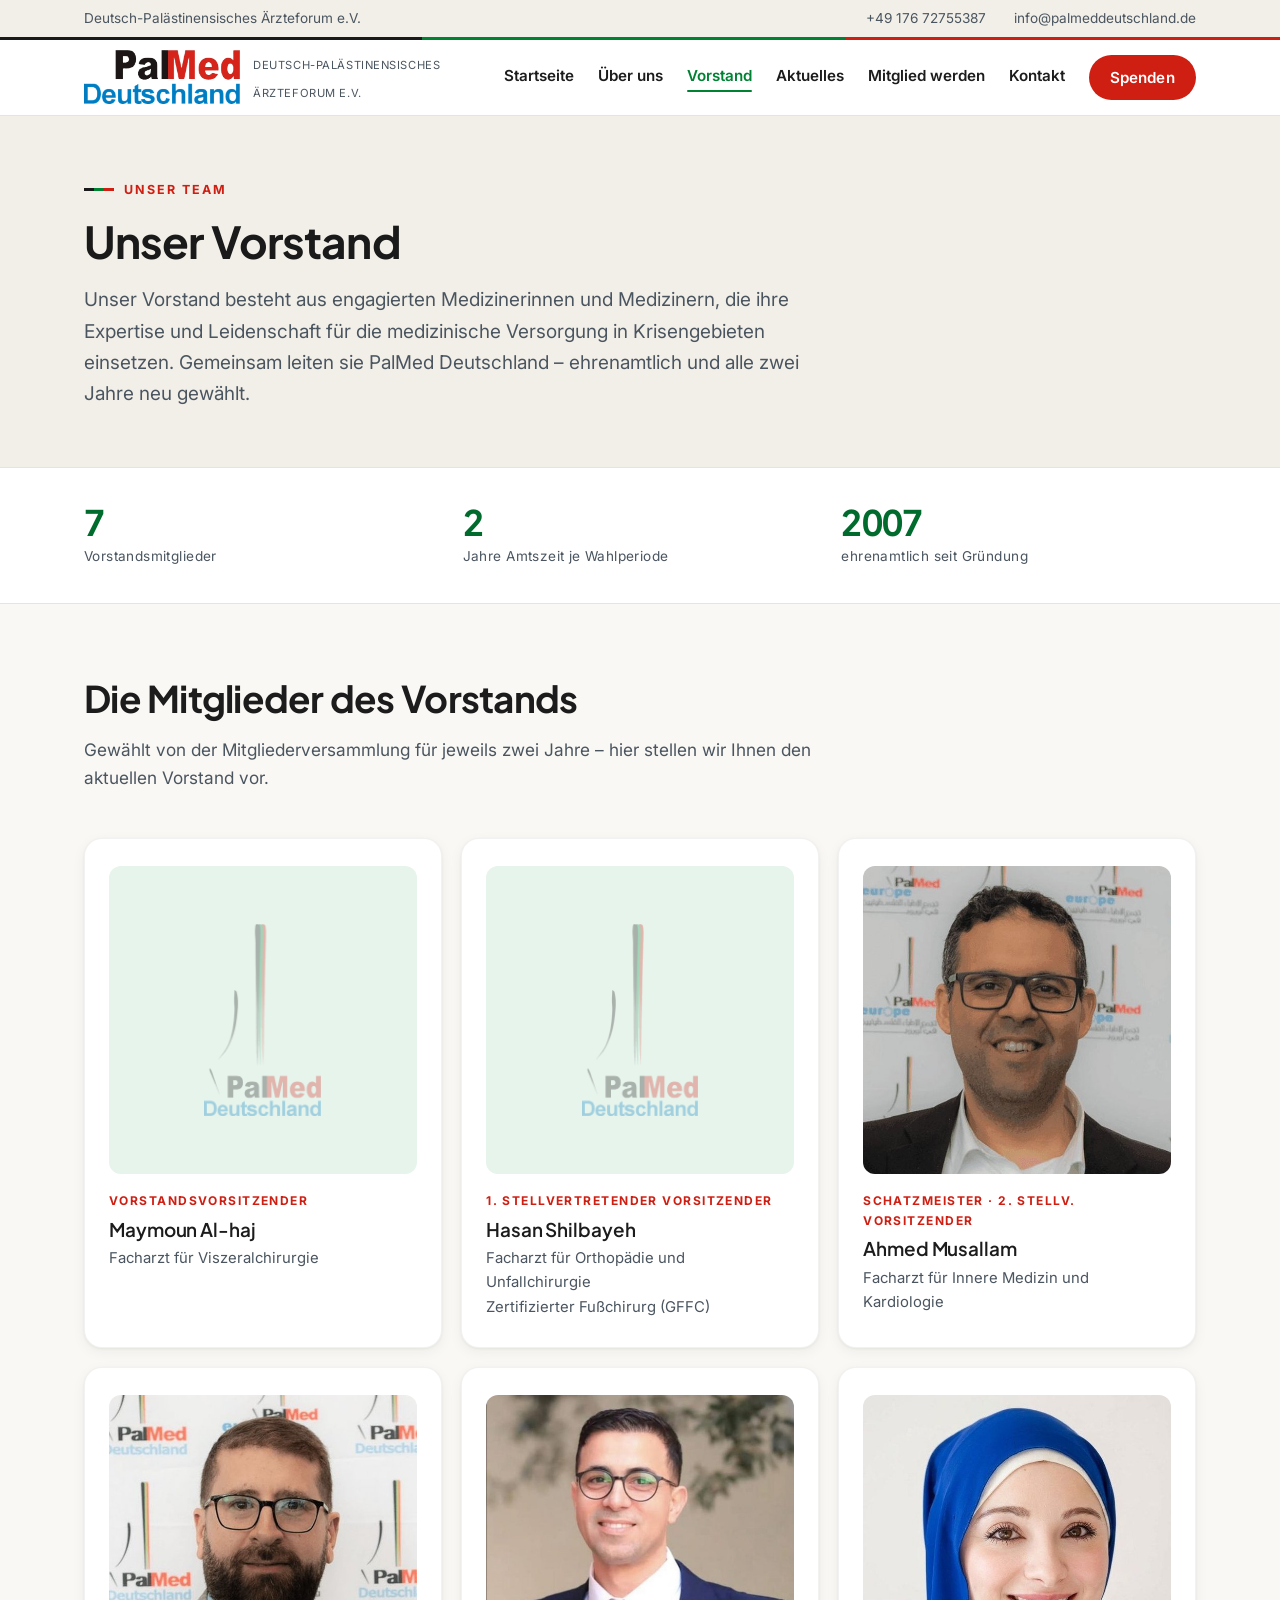
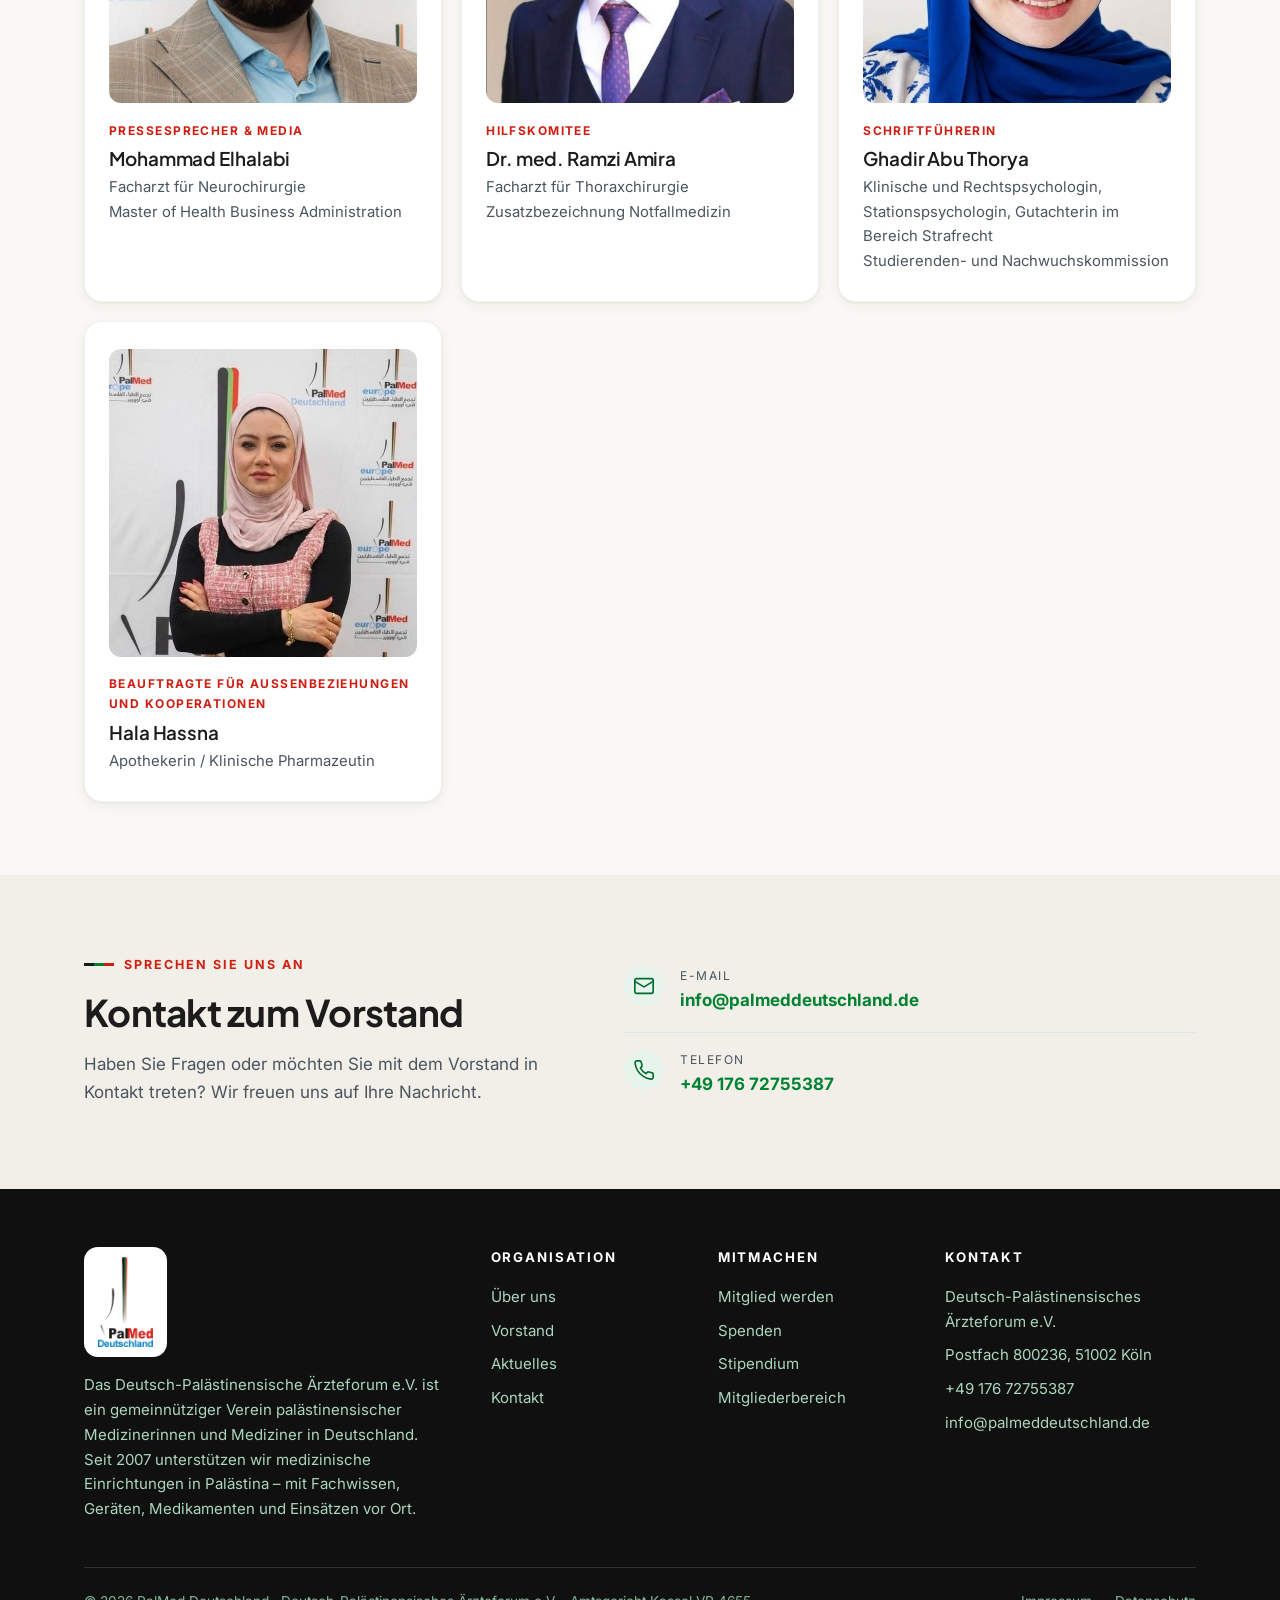
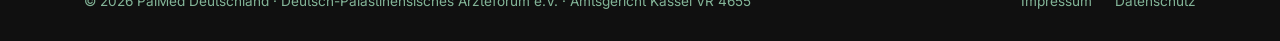
<file: vorstand.html>
<!DOCTYPE html>
<html lang="de">
<head>
<meta charset="UTF-8">
<meta name="viewport" content="width=device-width, initial-scale=1.0">
<title>Unser Vorstand – PalMed Deutschland</title>
<meta name="description" content="Der siebenköpfige Vorstand von PalMed Deutschland: erfahrene Medizinerinnen und Mediziner mit Herz und Engagement.">
<link rel="preconnect" href="https://fonts.googleapis.com">
<link rel="preconnect" href="https://fonts.gstatic.com" crossorigin>
<link href="https://fonts.googleapis.com/css2?family=Inter:wght@400;500;600&family=Plus+Jakarta+Sans:wght@600;700;800&display=swap" rel="stylesheet">
<link rel="icon" type="image/png" sizes="48x48" href="img/favicon-48.png?v=3">
<link rel="icon" type="image/png" sizes="192x192" href="img/favicon-192.png?v=3">
<link rel="apple-touch-icon" href="img/apple-touch-icon.png?v=3">
<meta name="theme-color" content="#008233">
<link rel="canonical" href="https://www.palmeddeutschland.de/vorstand">
<meta property="og:type" content="website">
<meta property="og:site_name" content="PalMed Deutschland">
<meta property="og:locale" content="de_DE">
<meta property="og:title" content="Unser Vorstand – PalMed Deutschland">
<meta property="og:description" content="Der siebenköpfige, ehrenamtliche Vorstand von PalMed Deutschland.">
<meta property="og:url" content="https://www.palmeddeutschland.de/vorstand">
<meta property="og:image" content="https://www.palmeddeutschland.de/img/og-cover.jpg">
<meta property="og:image:width" content="1200">
<meta property="og:image:height" content="630">
<meta name="twitter:card" content="summary_large_image">
<link rel="stylesheet" href="css/style.css">
</head>
<body>

<a class="skip-link" href="#inhalt">Zum Inhalt springen</a>

<div class="topbar">
  <div class="wrap">
    <div><span>Deutsch-Palästinensisches Ärzteforum e.V.</span></div>
    <div class="contact-extra">
      <span><a href="tel:+4917672755387">+49 176 72755387</a></span>
      <span><a href="mailto:info@palmeddeutschland.de">info@palmeddeutschland.de</a></span>
    </div>
  </div>
</div>

<header class="site-header">
  <div class="wrap">
    <a class="brand" href="index.html">
      <img src="logo-text.png?v=3" alt="PalMed Deutschland – Deutsch-Palästinensisches Ärzteforum e.V." class="brand-logo" width="1072" height="370">
      <span>
        <span class="brand-sub">Deutsch-Palästinensisches<br>Ärzteforum e.V.</span>
      </span>
    </a>
    <button class="nav-toggle" type="button" aria-expanded="false" aria-controls="hauptnav" aria-label="Menü öffnen"><svg viewBox="0 0 24 24" width="22" height="22" fill="none" stroke="currentColor" stroke-width="2" stroke-linecap="round" aria-hidden="true"><path d="M4 7h16M4 12h16M4 17h16"/></svg></button>
    <nav class="main-nav" id="hauptnav" aria-label="Hauptnavigation">
      <a href="index.html">Startseite</a>
      <a href="ueber-uns.html">Über uns</a>
      <a href="vorstand.html" class="active" aria-current="page">Vorstand</a>
      <a href="aktuelles.html">Aktuelles</a>
      <a href="mitglied-werden.html">Mitglied werden</a>
      <a href="kontakt.html">Kontakt</a>
      <a href="spenden.html" class="btn btn-donate">Spenden</a>
    </nav>
  </div>
</header>

<main id="inhalt">

<section class="page-hero">
  <div class="wrap">
    <span class="kicker">Unser Team</span>
    <h1>Unser Vorstand</h1>
    <p>Unser Vorstand besteht aus engagierten Medizinerinnen und Medizinern, die ihre Expertise und Leidenschaft für die medizinische Versorgung in Krisengebieten einsetzen. Gemeinsam leiten sie PalMed Deutschland – ehrenamtlich und alle zwei Jahre neu gewählt.</p>
  </div>
</section>

<section class="stat-band">
  <div class="wrap" style="grid-template-columns:repeat(3,1fr)">
    <div class="stat"><div class="num">7</div><div class="label">Vorstandsmitglieder</div></div>
    <div class="stat"><div class="num">2</div><div class="label">Jahre Amtszeit je Wahlperiode</div></div>
    <div class="stat"><div class="num">2007</div><div class="label">ehrenamtlich seit Gründung</div></div>
  </div>
</section>

<section class="section">
  <div class="wrap">
    <div class="section-head">
      <h2>Die Mitglieder des Vorstands</h2>
      <p>Gewählt von der Mitgliederversammlung für jeweils zwei Jahre – hier stellen wir Ihnen den aktuellen Vorstand vor.</p>
    </div>
    <div class="team-grid">
      <div class="person">
        <div class="avatar avatar-pending" aria-hidden="true"><img src="logo.png?v=3" alt="" width="480" height="789" loading="lazy"></div>
        <div class="role">Vorstandsvorsitzender</div>
        <h3>Maymoun Al-haj</h3>
        <p>Facharzt für Viszeralchirurgie</p>
      </div>
      <div class="person">
        <div class="avatar avatar-pending" aria-hidden="true"><img src="logo.png?v=3" alt="" width="480" height="789" loading="lazy"></div>
        <div class="role">1. Stellvertretender Vorsitzender</div>
        <h3>Hasan Shilbayeh</h3>
        <p>Facharzt für Orthopädie und Unfallchirurgie<br>Zertifizierter Fußchirurg (GFFC)</p>
      </div>
      <div class="person">
        <img src="img/vorstand-musallam.jpg" alt="Ahmed Musallam" class="photo" width="600" height="750" loading="lazy" decoding="async">
        <div class="role">Schatzmeister · 2. Stellv. Vorsitzender</div>
        <h3>Ahmed Musallam</h3>
        <p>Facharzt für Innere Medizin und Kardiologie</p>
      </div>
      <div class="person">
        <img src="img/vorstand-elhalabi.jpg" alt="Mohammad Elhalabi" class="photo" width="600" height="750" loading="lazy" decoding="async">
        <div class="role">Pressesprecher &amp; Media</div>
        <h3>Mohammad Elhalabi</h3>
        <p>Facharzt für Neurochirurgie<br>Master of Health Business Administration</p>
      </div>
      <div class="person">
        <img src="img/vorstand-amira.jpg" alt="Dr. med. Ramzi Amira" class="photo" width="600" height="750" loading="lazy" decoding="async">
        <div class="role">Hilfskomitee</div>
        <h3>Dr. med. Ramzi Amira</h3>
        <p>Facharzt für Thoraxchirurgie<br>Zusatzbezeichnung Notfallmedizin</p>
      </div>
      <div class="person">
        <img src="img/vorstand-abuthorya.jpg" alt="Ghadir Abu Thorya" class="photo" width="600" height="750" loading="lazy" decoding="async">
        <div class="role">Schriftführerin</div>
        <h3>Ghadir Abu Thorya</h3>
        <p>Klinische und Rechtspsychologin, Stationspsychologin, Gutachterin im Bereich Strafrecht<br>Studierenden- und Nachwuchskommission</p>
      </div>
      <div class="person">
        <img src="img/vorstand-hassna.jpg" alt="Hala Hassna" class="photo" width="600" height="750" loading="lazy" decoding="async">
        <div class="role">Beauftragte für Außenbeziehungen und Kooperationen</div>
        <h3>Hala Hassna</h3>
        <p>Apothekerin / Klinische Pharmazeutin</p>
      </div>
    </div>
  </div>
</section>

<section class="section section-soft">
  <div class="wrap split">
    <div>
      <span class="kicker">Sprechen Sie uns an</span>
      <h2>Kontakt zum Vorstand</h2>
      <p style="margin-top:1rem;color:var(--ink-soft)">Haben Sie Fragen oder möchten Sie mit dem Vorstand in Kontakt treten? Wir freuen uns auf Ihre Nachricht.</p>
    </div>
    <div>
      <div class="contact-line">
        <div class="icon" aria-hidden="true"><svg viewBox="0 0 24 24" width="22" height="22" fill="none" stroke="currentColor" stroke-width="1.8" stroke-linecap="round" stroke-linejoin="round"><rect x="2" y="4" width="20" height="16" rx="2"/><path d="m22 7-10 6L2 7"/></svg></div>
        <div>
          <div class="k">E-Mail</div>
          <div class="v"><a href="mailto:info@palmeddeutschland.de">info@palmeddeutschland.de</a></div>
        </div>
      </div>
      <div class="contact-line">
        <div class="icon" aria-hidden="true"><svg viewBox="0 0 24 24" width="22" height="22" fill="none" stroke="currentColor" stroke-width="1.8" stroke-linecap="round" stroke-linejoin="round"><path d="M22 16.9v3a2 2 0 0 1-2.2 2 19.8 19.8 0 0 1-8.6-3 19.5 19.5 0 0 1-6-6 19.8 19.8 0 0 1-3-8.7A2 2 0 0 1 4.1 2h3a2 2 0 0 1 2 1.7c.1 1 .4 2 .7 2.8a2 2 0 0 1-.5 2.1L8.1 9.9a16 16 0 0 0 6 6l1.3-1.3a2 2 0 0 1 2.1-.4c.9.3 1.9.5 2.8.7a2 2 0 0 1 1.7 2Z"/></svg></div>
        <div>
          <div class="k">Telefon</div>
          <div class="v"><a href="tel:+4917672755387">+49 176 72755387</a></div>
        </div>
      </div>
    </div>
  </div>
</section>

</main>

<footer class="site-footer">
  <div class="wrap">
    <div class="top">
      <div class="about">
        <a class="brand" href="index.html">
          <img src="logo.png?v=3" alt="PalMed Deutschland" class="brand-logo brand-logo-footer" width="480" height="789" loading="lazy" decoding="async">
        </a>
        <p>Das Deutsch-Palästinensische Ärzteforum e.V. ist ein gemeinnütziger Verein palästinensischer Medizinerinnen und Mediziner in Deutschland. Seit 2007 unterstützen wir medizinische Einrichtungen in Palästina – mit Fachwissen, Geräten, Medikamenten und Einsätzen vor Ort.</p>
      </div>
      <div>
        <h4>Organisation</h4>
        <ul>
          <li><a href="ueber-uns.html">Über uns</a></li>
          <li><a href="vorstand.html">Vorstand</a></li>
          <li><a href="aktuelles.html">Aktuelles</a></li>
          <li><a href="kontakt.html">Kontakt</a></li>
        </ul>
      </div>
      <div>
        <h4>Mitmachen</h4>
        <ul>
          <li><a href="mitglied-werden.html">Mitglied werden</a></li>
          <li><a href="spenden.html">Spenden</a></li>
          <li><a href="aktuelles.html#stipendium">Stipendium</a></li>
          <li><a href="mitglieder.html">Mitgliederbereich</a></li>
        </ul>
      </div>
      <div>
        <h4>Kontakt</h4>
        <ul>
          <li>Deutsch-Palästinensisches<br>Ärzteforum e.V.</li>
          <li>Postfach 800236, 51002 Köln</li>
          <li><a href="tel:+4917672755387">+49 176 72755387</a></li>
          <li><a href="mailto:info@palmeddeutschland.de">info@palmeddeutschland.de</a></li>
        </ul>
      </div>
    </div>
    <div class="bottom">
      <span>© 2026 PalMed Deutschland · Deutsch-Palästinensisches Ärzteforum e.V. · Amtsgericht Kassel VR 4655</span>
      <span>
        <a href="impressum.html">Impressum</a>
        <a href="datenschutz.html">Datenschutz</a>
      </span>
    </div>
  </div>
</footer>

<script src="js/main.js"></script>
</body>
</html>
</file>
<file: css/style.css>
/* ============================================================
   PalMed Deutschland — Deutsch-Palästinensisches Ärzteforum e.V.
   Farben der palästinensischen Flagge: Schwarz / Weiß / Grün / Rot
   ============================================================ */

:root {
  --white: #ffffff;
  --bg-alt: #f2efe8;
  --ink: #1c1c1c;
  --ink-soft: #4a5560;
  --line: #dfe5ea;
  --black: #1a1a1a;
  --red: #cf1e12;
  --red-dark: #a8170c;
  --green-mid: #008233;
  --green-dark: #006b2c;
  --green-deep: #005c28;
  --green-night: #101010;
  --green-pale: #e6f4ec;
  --green: #008233;
  --radius: 12px;
  --radius-lg: 18px;
  --shadow-sm: 0 1px 3px rgba(20, 30, 25, 0.06), 0 4px 14px rgba(20, 30, 25, 0.05);
  --shadow-md: 0 8px 30px rgba(20, 30, 25, 0.12);
  --font-head: "Plus Jakarta Sans", "Inter", "Segoe UI", sans-serif;
  --wrap: 1160px;
  --font-body: "Inter", "Segoe UI", system-ui, Arial, sans-serif;
  --text-sm: 0.9375rem;
  --text-base: 1.0625rem;
  --text-md: 1.125rem;
  --text-lg: 1.1875rem;
  --label-sm: 0.75rem;
  --label-track: 0.12em;
}

* { margin: 0; padding: 0; box-sizing: border-box; }

@media (prefers-reduced-motion: no-preference) {
  html { scroll-behavior: smooth; }
}
[id] { scroll-margin-top: 96px; }

body {
  font-family: var(--font-body);
  color: var(--ink);
  background: #faf8f4;
  line-height: 1.65;
  font-size: var(--text-base);
  -webkit-font-smoothing: antialiased;
}

img { max-width: 100%; height: auto; display: block; }

a { color: var(--green-mid); text-decoration: none; }
a:hover { text-decoration: underline; }

.wrap { max-width: var(--wrap); margin: 0 auto; padding: 0 24px; }

/* ---------- Typography ---------- */

h1, h2, h3 { font-family: var(--font-head); font-weight: 700; line-height: 1.15; letter-spacing: -0.02em; }

h1 { font-size: clamp(2.2rem, 5vw, 3.6rem); }
h2 { font-size: clamp(1.6rem, 3vw, 2.3rem); }
h3 { font-size: 1.25rem; line-height: 1.3; font-weight: 600; letter-spacing: -0.005em; }

.kicker {
  display: inline-block;
  font-size: 0.78rem;
  font-weight: 700;
  letter-spacing: 0.16em;
  text-transform: uppercase;
  color: var(--red);
  margin-bottom: 1rem;
}

.kicker::before {
  content: "";
  display: inline-block;
  width: 30px;
  height: 3px;
  background: linear-gradient(90deg, var(--black) 0 33%, var(--green) 33% 66%, var(--red) 66% 100%);
  vertical-align: middle;
  margin-right: 10px;
  margin-top: -2px;
}

.lead { font-size: 1.18rem; color: var(--ink-soft); max-width: 40em; }

/* ---------- Buttons ---------- */

.btn {
  display: inline-block;
  padding: 0.85rem 1.9rem;
  border-radius: 999px;
  font-weight: 600;
  font-size: 0.96rem;
  letter-spacing: 0.01em;
  border: 2px solid transparent;
  cursor: pointer;
  transition: background 0.18s, color 0.18s, border-color 0.18s, transform 0.18s, box-shadow 0.18s;
}
.btn:hover { transform: translateY(-2px); box-shadow: var(--shadow-md); }
.btn:active { transform: translateY(0); box-shadow: none; }
.btn:hover { text-decoration: none; }

.btn-primary { background: var(--green-dark); color: var(--white); }
.btn-primary:hover { background: var(--green-mid); }

.btn-outline { border-color: var(--green-dark); color: var(--green-dark); background: transparent; }
.btn-outline:hover { background: var(--green-dark); color: var(--white); }

.btn-light { border-color: rgba(255, 255, 255, 0.6); color: var(--white); background: transparent; }
.btn-light:hover { background: var(--white); color: var(--green-deep); }

.btn-donate { background: var(--red); color: var(--white); }
.btn-donate:hover { background: var(--red-dark); }

/* ---------- Topbar ---------- */

.topbar {
  background: var(--bg-alt);
  color: var(--ink-soft);
  font-size: 0.85rem;
  padding: 0.45rem 0;
  border-bottom: 3px solid;
  border-image: linear-gradient(90deg, var(--black) 0 33%, var(--green) 33% 66%, var(--red) 66% 100%) 1;
}
.topbar .wrap { display: flex; justify-content: space-between; gap: 1rem; flex-wrap: wrap; }
.topbar a { color: var(--ink-soft); }
.topbar span + span { margin-left: 1.5rem; }

/* ---------- Header ---------- */

.site-header {
  background: var(--white);
  border-bottom: 1px solid var(--line);
  position: sticky;
  top: 0;
  z-index: 50;
}

.site-header .wrap {
  display: flex;
  align-items: center;
  justify-content: space-between;
  gap: 1.5rem;
  padding-top: 0.6rem;
  padding-bottom: 0.6rem;
}

.brand { display: flex; align-items: center; gap: 0.8rem; color: var(--ink); }
.brand:hover { text-decoration: none; }

.brand-logo { height: 54px; width: auto; }
.brand-logo-footer { height: 110px; background: var(--white); padding: 10px 14px; border-radius: 14px; }

.brand-stripes { display: flex; gap: 4px; transform: skewX(-14deg); flex: none; }
.brand-stripes i { display: block; width: 6px; height: 36px; }
.brand-stripes i:nth-child(1) { background: var(--black); }
.brand-stripes i:nth-child(2) { background: var(--green); }
.brand-stripes i:nth-child(3) { background: var(--red); }

.brand-name { font-weight: 800; font-size: 1.18rem; line-height: 1.2; letter-spacing: -0.01em; }
.bn-pal { color: var(--black); }
.bn-med { color: var(--red); }
.bn-de { color: var(--green-mid); }
.brand-sub { font-size: 0.7rem; color: var(--ink-soft); letter-spacing: 0.05em; text-transform: uppercase; }

.main-nav { display: flex; align-items: center; gap: 1.5rem; }
.main-nav a { color: var(--ink); font-weight: 600; font-size: 0.95rem; }
.main-nav a:not(.btn) { position: relative; padding-bottom: 4px; }
.main-nav a:not(.btn)::after {
  content: "";
  position: absolute;
  left: 0;
  bottom: 0;
  height: 2px;
  width: 0;
  border-radius: 2px;
  background: var(--green-mid);
  transition: width 0.25s ease;
}
.main-nav a:hover { color: var(--green-mid); text-decoration: none; }
.main-nav a.active { color: var(--green-mid); }
.main-nav a:not(.btn):hover::after, .main-nav a.active:not(.btn)::after { width: 100%; }
.main-nav .btn { padding: 0.5rem 1.2rem; }
.main-nav a.btn-donate { color: var(--white); }
.main-nav .btn:hover { color: var(--white); }
.main-nav .btn.active { color: var(--white); box-shadow: none; }

.nav-toggle {
  display: none;
  background: none;
  border: 1px solid var(--line);
  border-radius: var(--radius);
  padding: 0.4rem 0.7rem;
  font-size: 1.2rem;
  color: var(--ink);
  cursor: pointer;
}

/* ---------- Hero ---------- */

.hero {
  background: var(--white);
  position: relative;
  overflow: hidden;
  border-bottom: 1px solid var(--line);
}

.hero .wrap { padding-top: 5rem; padding-bottom: 5rem; position: relative; z-index: 1; }

.hero-grid {
  display: grid;
  grid-template-columns: 1fr auto;
  gap: 3.5rem;
  align-items: center;
}
.hero-logo {
  height: 360px;
  width: auto;
  justify-self: end;
  margin-right: 6%;
  animation: logo-in 0.9s ease-out both, logo-float 5.5s ease-in-out 1s infinite;
}

@keyframes logo-in {
  from { opacity: 0; transform: translateY(20px) scale(0.96); }
  to { opacity: 1; transform: none; }
}

@keyframes logo-float {
  0%, 100% { transform: translateY(0); }
  50% { transform: translateY(-10px); }
}

@media (prefers-reduced-motion: reduce) {
  .hero-logo { animation: none; }
}

.hero h1 { max-width: 15em; color: var(--black); }
.hero h1 em { font-style: normal; color: var(--red); }

.hero p { margin-top: 1.4rem; max-width: 34em; font-size: 1.16rem; color: var(--ink-soft); }

.hero-actions { margin-top: 2.2rem; display: flex; gap: 0.9rem; flex-wrap: wrap; }
.hero .btn-light { border-color: var(--green-dark); color: var(--green-dark); }
.hero .btn-light:hover { background: var(--green-dark); color: var(--white); }

.page-hero { background: var(--bg-alt); border-bottom: 1px solid var(--line); }
.page-hero .wrap { padding-top: 3.6rem; padding-bottom: 3.6rem; }
.page-hero h1 { color: var(--black); }
.page-hero p { margin-top: 1.1rem; max-width: 40em; font-size: 1.12rem; color: var(--ink-soft); }

/* ---------- Stat band ---------- */

.stat-band { background: var(--white); color: var(--ink); border-bottom: 1px solid var(--line); }
.stat-band .wrap {
  display: grid;
  grid-template-columns: repeat(4, 1fr);
  padding-top: 2.2rem;
  padding-bottom: 2.2rem;
  gap: 1.5rem;
}
.stat .num { font-size: 2.2rem; font-weight: 700; line-height: 1; color: var(--green-dark); }
.stat .label { font-size: 0.85rem; color: var(--ink-soft); margin-top: 0.4rem; letter-spacing: 0.03em; }

/* ---------- Sections ---------- */

.section { padding: clamp(3.25rem, 2.6rem + 2.5vw, 5.25rem) 0; }
.section-soft { background: var(--bg-alt); }
.section-white { background: var(--white); }

.section-head { max-width: 44em; margin-bottom: 2.8rem; }
.section-head p { margin-top: 1rem; color: var(--ink-soft); font-size: 1.08rem; }

.split {
  display: grid;
  grid-template-columns: 5fr 6fr;
  gap: 4rem;
  align-items: start;
}

.prose p + p { margin-top: 1rem; }
.prose ul { margin: 1rem 0 0 1.2rem; }
.prose li + li { margin-top: 0.5rem; }
.prose h3 { margin-top: 2rem; margin-bottom: 0.6rem; color: var(--green-dark); }
.prose h3:first-child { margin-top: 0; }

/* ---------- Cards ---------- */

.card-grid { display: grid; grid-template-columns: repeat(4, 1fr); gap: 1.2rem; }
.card-grid-3 { display: grid; grid-template-columns: repeat(3, 1fr); gap: 1.2rem; }
.card-grid-2 { display: grid; grid-template-columns: repeat(2, 1fr); gap: 1.2rem; }

.card {
  background: var(--white);
  border: 1px solid rgba(0, 0, 0, 0.05);
  border-radius: var(--radius-lg);
  padding: 1.7rem 1.5rem;
  box-shadow: var(--shadow-sm);
}
.card h3 { margin-bottom: 0.6rem; font-size: 1.12rem; }
.card p { color: var(--ink-soft); font-size: 0.96rem; }

.card .icon {
  transition: transform 0.3s ease;
  width: 46px;
  height: 46px;
  border-radius: 50%;
  background: var(--green-pale);
  color: var(--green-dark);
  display: grid;
  place-items: center;
  margin-bottom: 1.1rem;
  font-size: 1.15rem;
}

.card:hover .icon { transform: scale(1.12) rotate(-4deg); }

/* ---------- Timeline ---------- */

.timeline { position: relative; margin-top: 1rem; }
.timeline::before {
  content: "";
  position: absolute;
  left: 7px;
  top: 8px;
  bottom: 8px;
  width: 2px;
  background: var(--line);
}
.timeline-item { position: relative; padding: 0 0 2rem 2.4rem; }
.timeline-item:last-child { padding-bottom: 0; }
.timeline-item::before {
  content: "";
  position: absolute;
  left: 0;
  top: 8px;
  width: 15px;
  height: 15px;
  border-radius: 50%;
  background: var(--white);
  border: 3px solid var(--green);
}
.timeline-item .when {
  font-size: 0.76rem;
  font-weight: 700;
  letter-spacing: 0.14em;
  text-transform: uppercase;
  color: var(--green-mid);
}
.timeline-item h3 { margin: 0.2rem 0 0.3rem; font-size: 1.1rem; }
.timeline-item p { color: var(--ink-soft); font-size: 0.96rem; max-width: 34em; }

/* ---------- Team ---------- */

.team-grid { display: grid; grid-template-columns: repeat(3, 1fr); gap: 1.2rem; }

.person {
  background: var(--white);
  border: 1px solid rgba(0, 0, 0, 0.05);
  border-radius: var(--radius-lg);
  padding: 1.7rem 1.5rem;
  box-shadow: var(--shadow-sm);
}
.person .avatar {
  width: 100%;
  aspect-ratio: 1 / 1;
  border-radius: 12px;
  background: linear-gradient(160deg, var(--green-pale), #d5e8dc);
  color: var(--green-dark);
  display: grid;
  place-items: center;
  font-weight: 800;
  font-size: 3.5rem;
  letter-spacing: 0.05em;
  margin-bottom: 1.1rem;
}
.person .role {
  font-size: 0.72rem;
  font-weight: 700;
  letter-spacing: 0.11em;
  text-transform: uppercase;
  color: var(--red);
  margin-bottom: 0.35rem;
}
.person h3 { font-size: 1.18rem; margin-bottom: 0.3rem; }
.person p { color: var(--ink-soft); font-size: 0.93rem; }

/* ---------- News ---------- */

.news-list { border-top: 1px solid var(--line); }
.news-item {
  display: grid;
  grid-template-columns: 130px 1fr auto;
  gap: 1.5rem;
  align-items: baseline;
  padding: 1.3rem 0;
  border-bottom: 1px solid var(--line);
}
.news-item .date { font-size: 0.86rem; color: var(--ink-soft); white-space: nowrap; }
.news-item h3 { font-size: 1.08rem; font-weight: 700; }
.news-item p { color: var(--ink-soft); font-size: 0.94rem; margin-top: 0.25rem; }
.news-item .tag {
  font-size: 0.7rem;
  font-weight: 700;
  letter-spacing: 0.09em;
  text-transform: uppercase;
  color: var(--green-dark);
  background: var(--green-pale);
  padding: 0.25rem 0.6rem;
  border-radius: 999px;
  white-space: nowrap;
}

/* ---------- Donation ---------- */

.bank-box {
  background: var(--white);
  border: 1px solid var(--line);
  border-radius: var(--radius);
  overflow: hidden;
}
.bank-box header {
  background: var(--green-deep);
  color: var(--white);
  padding: 1rem 1.6rem;
  font-weight: 700;
}
.bank-rows { padding: 0.4rem 1.6rem 1rem; }
.bank-row {
  display: flex;
  justify-content: space-between;
  gap: 1rem;
  padding: 0.8rem 0;
  border-bottom: 1px solid var(--line);
  flex-wrap: wrap;
}
.bank-row:last-child { border-bottom: none; }
.bank-row .k { color: var(--ink-soft); font-size: 0.9rem; }
.bank-row .v { font-weight: 700; font-variant-numeric: tabular-nums; }
.bank-row .v.mono { font-family: "Consolas", "Menlo", monospace; font-size: 0.96rem; letter-spacing: 0.03em; }

.copy-btn {
  background: none;
  border: 1px solid var(--line);
  border-radius: 999px;
  font-size: 0.76rem;
  padding: 0.15rem 0.55rem;
  margin-left: 0.6rem;
  cursor: pointer;
  color: var(--ink-soft);
  font-family: var(--font-body);
}
.copy-btn:hover { border-color: var(--green-mid); color: var(--green-mid); }

.amounts { display: flex; gap: 0.7rem; flex-wrap: wrap; margin: 1.2rem 0; }
.amounts button {
  border: 2px solid var(--line);
  background: var(--white);
  border-radius: 999px;
  padding: 0.6rem 1.25rem;
  font-size: 1rem;
  font-weight: 700;
  cursor: pointer;
  font-family: var(--font-body);
  color: var(--ink);
}
.amounts button:hover, .amounts button.on { border-color: var(--green-dark); background: var(--green-dark); color: var(--white); }

/* ---------- Membership ---------- */

.tier {
  background: var(--white);
  border: 1px solid rgba(0, 0, 0, 0.05);
  border-radius: var(--radius-lg);
  box-shadow: var(--shadow-sm);
  padding: 2.1rem 1.9rem;
  display: flex;
  flex-direction: column;
}
.tier.featured { border-color: var(--green-mid); border-width: 2px; }
.tier .price { font-size: 2.5rem; font-weight: 700; margin: 0.8rem 0 0.2rem; color: var(--green-dark); }
.tier .per { color: var(--ink-soft); font-size: 0.9rem; margin-bottom: 1.2rem; }
.tier ul { list-style: none; margin: 0 0 1.8rem; flex: 1; }
.tier li { padding: 0.5rem 0 0.5rem 1.7rem; position: relative; color: var(--ink-soft); font-size: 0.95rem; border-bottom: 1px dashed var(--line); }
.tier li::before { content: "✓"; position: absolute; left: 0; color: var(--green); font-weight: 700; }
.tier li.no::before { content: "—"; color: var(--line); }

/* ---------- Forms ---------- */

.form-grid { display: grid; grid-template-columns: 1fr 1fr; gap: 1rem; }
.form-grid .full { grid-column: 1 / -1; }

label { display: block; font-size: 0.87rem; font-weight: 700; margin-bottom: 0.35rem; }
input, textarea, select {
  width: 100%;
  padding: 0.72rem 0.9rem;
  border: 1px solid #c6ced5;
  border-radius: var(--radius);
  background: var(--white);
  font-family: var(--font-body);
  font-size: 1rem;
  color: var(--ink);
}
input:focus, textarea:focus, select:focus { outline: 2px solid var(--green-mid); outline-offset: 1px; border-color: var(--green-mid); }

/* ---------- Contact ---------- */

.contact-line { display: flex; gap: 1rem; align-items: flex-start; padding: 1.1rem 0; border-bottom: 1px solid var(--line); }
.contact-line:last-child { border-bottom: none; }
.contact-line .icon {
  width: 40px; height: 40px; flex: none;
  border-radius: 50%;
  background: var(--green-pale);
  color: var(--green-dark);
  display: grid;
  place-items: center;
}
.contact-line .k { font-size: 0.78rem; letter-spacing: 0.1em; text-transform: uppercase; color: var(--ink-soft); }
.contact-line .v { font-weight: 700; }

/* ---------- CTA band ---------- */

.cta-band { background: var(--green-deep); color: var(--white); }
.cta-band .wrap {
  padding-top: 4rem;
  padding-bottom: 4rem;
  display: grid;
  grid-template-columns: 1fr auto;
  gap: 2.5rem;
  align-items: center;
}
.cta-band h2 { max-width: 18em; }
.cta-band p { margin-top: 0.8rem; color: #bfe4cd; max-width: 34em; }
.cta-band .actions { display: flex; gap: 0.9rem; flex-wrap: wrap; }

/* ---------- Footer ---------- */

.site-footer { background: var(--green-night); color: #abd6bd; font-size: 0.94rem; }
.site-footer .top {
  display: grid;
  grid-template-columns: 2fr 1fr 1fr 1.4fr;
  gap: 3rem;
  padding: 3.6rem 0 2.8rem;
  border-bottom: 1px solid rgba(255, 255, 255, 0.14);
}
.site-footer h4 { color: var(--white); font-size: 0.83rem; letter-spacing: 0.14em; text-transform: uppercase; margin-bottom: 1rem; }
.site-footer ul { list-style: none; }
.site-footer li { margin-bottom: 0.55rem; }
.site-footer a { color: #abd6bd; }
.site-footer a:hover { color: var(--white); }
.site-footer .brand .bn-pal { color: var(--white); }
.site-footer .brand .bn-med { color: #ff6b61; }
.site-footer .brand .bn-de { color: #4ecb87; }
.site-footer .brand .brand-sub { color: #83b598; }
.site-footer .brand-stripes i:nth-child(1) { background: var(--white); }
.site-footer .about p { margin-top: 1rem; max-width: 30em; }
.site-footer .bottom {
  display: flex;
  justify-content: space-between;
  gap: 1rem;
  flex-wrap: wrap;
  padding: 1.4rem 0 1.8rem;
  font-size: 0.85rem;
  color: #83b598;
}
.site-footer .bottom a { color: #83b598; margin-left: 1.2rem; }

/* ---------- Legal pages ---------- */

.legal { max-width: 46em; }
.legal h2 { font-size: 1.35rem; margin: 2.4rem 0 0.8rem; color: var(--green-dark); }
.legal p + p { margin-top: 0.8rem; }
.legal address { font-style: normal; line-height: 1.8; }

/* ---------- Foto-Hero (Startseite) ---------- */

.hero-photo {
  background:
    linear-gradient(100deg, rgba(10, 16, 12, 0.82) 0%, rgba(10, 16, 12, 0.55) 52%, rgba(10, 16, 12, 0.28) 100%),
    url("../img/hero.jpg") center 38% / cover no-repeat;
  border-bottom: none;
}
.hero-photo .wrap { padding-top: 6rem; padding-bottom: 6.5rem; }
.hero-photo h1 { color: #ffffff; }
.hero-photo h1 em { color: #009736; text-shadow: 0 2px 14px rgba(0, 0, 0, 0.6); }
.hero-photo p { color: rgba(255, 255, 255, 0.9); }
.hero-photo .kicker { color: #9fe0b8; }
.hero-photo .btn-light { border-color: rgba(255, 255, 255, 0.7); color: #ffffff; }
.hero-photo .btn-light:hover { background: #ffffff; color: var(--green-deep); }
.hero-photo .hero-logo {
  background: #ffffff;
  padding: 16px 20px;
  border-radius: 18px;
  height: 320px;
  box-shadow: 0 18px 40px rgba(0, 0, 0, 0.35);
}

.scroll-down {
  position: absolute;
  bottom: 16px;
  left: 50%;
  color: #ffffff;
  font-size: 1.5rem;
  text-decoration: none;
  animation: bounce-down 2s ease-in-out infinite;
  z-index: 2;
}
.scroll-down:hover { text-decoration: none; color: #9fe0b8; }

@keyframes bounce-down {
  0%, 100% { transform: translate(-50%, 0); }
  50% { transform: translate(-50%, 10px); }
}

/* ---------- FAQ ---------- */

.faq { max-width: 820px; }
.faq details {
  background: var(--white);
  border: 1px solid rgba(0, 0, 0, 0.06);
  border-radius: var(--radius);
  box-shadow: var(--shadow-sm);
  margin-bottom: 0.8rem;
}
.faq summary {
  cursor: pointer;
  font-weight: 700;
  padding: 1.05rem 3rem 1.05rem 1.3rem;
  list-style: none;
  position: relative;
}
.faq summary::-webkit-details-marker { display: none; }
.faq summary::after {
  content: "+";
  position: absolute;
  right: 1.2rem;
  top: 50%;
  transform: translateY(-50%);
  color: var(--green-mid);
  font-size: 1.5rem;
  font-weight: 400;
}
.faq details[open] summary::after { content: "\2013"; }
.faq details p { padding: 0 1.3rem 1.2rem; color: var(--ink-soft); }

/* ---------- News-Karten ---------- */

.news-card { position: relative; padding: 0; overflow: hidden; display: flex; flex-direction: column; }

.news-card .corner {
  position: absolute;
  width: 54px;
  height: 54px;
  border: 2px solid rgba(0, 130, 51, 0.35);
  z-index: 2;
  pointer-events: none;
  transition: border-color 0.4s;
}
.news-card .corner.tl { top: 0; left: 0; border-right: none; border-bottom: none; border-top-left-radius: var(--radius-lg); }
.news-card .corner.tr { top: 0; right: 0; border-left: none; border-bottom: none; border-top-right-radius: var(--radius-lg); }
.news-card:hover .corner { border-color: rgba(0, 130, 51, 0.7); }

.news-card .media { position: relative; height: 230px; overflow: hidden; flex: none; }
.news-card .media img {
  width: 100%;
  height: 100%;
  object-fit: cover;
  object-position: center 25%;
  transition: transform 0.5s cubic-bezier(0.4, 0, 0.2, 1);
}
.news-card:hover .media img { transform: scale(1.09); }

.news-card .hatch {
  position: absolute;
  inset: 0;
  opacity: 0.1;
  transition: opacity 0.5s;
  pointer-events: none;
  background-image:
    repeating-linear-gradient(45deg, #008233 0 1px, transparent 1px 10px),
    repeating-linear-gradient(-45deg, #008233 0 1px, transparent 1px 10px);
}
.news-card:hover .hatch { opacity: 0.2; }

.news-card .datum {
  position: absolute;
  top: 14px;
  left: 14px;
  background: var(--white);
  border-radius: 10px;
  box-shadow: var(--shadow-md);
  padding: 8px 13px;
  display: flex;
  align-items: center;
  gap: 10px;
  z-index: 2;
}
.news-card .datum::before { content: ""; width: 4px; height: 32px; border-radius: 2px; background: var(--green-mid); }
.news-card .datum b { display: block; font-family: var(--font-head); font-size: 1.45rem; font-weight: 700; line-height: 1; color: var(--ink); }
.news-card .datum small { display: block; font-size: 0.62rem; text-transform: uppercase; letter-spacing: 0.1em; color: var(--ink-soft); }

.news-card .orna { display: flex; align-items: center; justify-content: center; margin-top: -1px; padding: 0.35rem 0 0; }
.news-card .orna span { width: 46px; height: 2px; background: rgba(0, 130, 51, 0.45); }
.news-card .orna i { width: 8px; height: 8px; border: 1.5px solid var(--green-mid); transform: rotate(45deg); margin: 0 9px; }

.news-card .body { padding: 0.9rem 1.4rem 1.5rem; display: flex; flex-direction: column; flex: 1; }
.news-card h3 {
  margin: 0.4rem 0 0.6rem;
  font-size: 1.1rem;
  border-left: 3px solid var(--green-mid);
  padding-left: 0.8rem;
  transition: color 0.3s;
}
.news-card:hover h3 { color: var(--green-dark); }
.news-card p { color: var(--ink-soft); font-size: 0.95rem; }
.news-card .more {
  margin-top: auto;
  padding-top: 1rem;
  color: var(--green-mid);
  font-weight: 600;
  font-size: 0.9rem;
  display: inline-flex;
  align-items: center;
  gap: 0.45rem;
}
.news-card .more::after { content: "\2192"; transition: transform 0.3s; }
.news-card:hover .more::after { transform: translateX(5px); }

/* ---------- Projekte ---------- */

.status-pill {
  position: absolute;
  top: 14px;
  left: 14px;
  z-index: 2;
  font-size: 0.72rem;
  font-weight: 700;
  letter-spacing: 0.08em;
  text-transform: uppercase;
  padding: 6px 13px;
  border-radius: 999px;
  background: var(--green-mid);
  color: #ffffff;
  box-shadow: var(--shadow-md);
}
.status-pill.fertig { background: #5c6660; }

.projekt-card .meta {
  color: var(--ink-soft);
  font-size: 0.85rem;
  letter-spacing: 0.02em;
}

/* ---------- Animationen ---------- */

@keyframes fade-up {
  from { opacity: 0; transform: translateY(24px); }
  to { opacity: 1; transform: none; }
}

.hero .kicker, .hero h1, .hero p, .hero .hero-actions,
.page-hero .kicker, .page-hero h1, .page-hero p {
  animation: fade-up 0.8s ease-out both;
}
.hero h1, .page-hero h1 { animation-delay: 0.12s; }
.hero p, .page-hero p { animation-delay: 0.24s; }
.hero .hero-actions { animation-delay: 0.38s; }

.reveal { opacity: 0; transform: translateY(26px); transition: opacity 0.7s ease, transform 0.7s ease; }
.reveal.visible { opacity: 1; transform: none; }

.card, .person, .tier { transition: transform 0.25s ease, box-shadow 0.25s ease, opacity 0.7s ease; }
.card:hover, .person:hover, .tier:hover { transform: translateY(-6px); box-shadow: var(--shadow-md); }
.card.reveal, .person.reveal, .tier.reveal { transition: transform 0.7s ease, box-shadow 0.25s ease, opacity 0.7s ease; }
.card.visible, .person.visible, .tier.visible { transition: transform 0.25s ease, box-shadow 0.25s ease, opacity 0.7s ease; }

@media (prefers-reduced-motion: reduce) {
  .hero .kicker, .hero h1, .hero p, .hero .hero-actions,
  .page-hero .kicker, .page-hero h1, .page-hero p { animation: none; }
  .reveal { opacity: 1; transform: none; transition: none; }
}

/* ---------- Fotos ---------- */

.section-img {
  width: 100%;
  max-height: 340px;
  object-fit: cover;
  border-radius: var(--radius-lg);
  margin-top: 2rem;
  display: block;
  box-shadow: var(--shadow-md);
}

.person .photo {
  width: 100%;
  height: auto;
  aspect-ratio: 1 / 1;
  object-fit: cover;
  object-position: center 18%;
  border-radius: 12px;
  margin-bottom: 1.1rem;
}

.news-thumb {
  float: right;
  width: 96px;
  height: 96px;
  object-fit: cover;
  border-radius: 12px;
  margin: 0 0 0.5rem 1rem;
}

/* ---------- Partner-Laufband ---------- */

.marquee { overflow: hidden; margin-top: 1rem; }
.marquee-track {
  display: flex;
  align-items: center;
  width: max-content;
  animation: marquee 28s linear infinite;
  padding: 0.5rem 0;
}
.marquee-track img { height: 76px; width: auto; border-radius: 14px; margin-right: 5rem; }
.marquee:hover .marquee-track { animation-play-state: paused; }

@keyframes marquee {
  from { transform: translateX(0); }
  to { transform: translateX(-50%); }
}

@media (prefers-reduced-motion: reduce) {
  .marquee-track { animation: none; }
}

/* ---------- CTA mit Konferenzfoto ---------- */

.cta-band {
  background:
    linear-gradient(rgba(6, 62, 33, 0.9), rgba(6, 62, 33, 0.9)),
    url("../img/background.jpg") center / cover no-repeat;
}

/* ---------- Responsive ---------- */

@media (max-width: 960px) {
  .split, .cta-band .wrap { grid-template-columns: 1fr; }
  .card-grid { grid-template-columns: repeat(2, 1fr); }
  .team-grid, .card-grid-3 { grid-template-columns: repeat(2, 1fr); }
  .stat-band .wrap { grid-template-columns: repeat(2, 1fr); }
  .site-footer .top { grid-template-columns: 1fr 1fr; }
  .hero-grid { grid-template-columns: 1fr; gap: 2rem; }
  .hero-logo { height: 200px; justify-self: start; margin-right: 0; }
}

@media (max-width: 1080px) {
  .main-nav {
    display: none;
    position: absolute;
    top: 100%;
    left: 0;
    right: 0;
    background: var(--white);
    border-bottom: 1px solid var(--line);
    box-shadow: var(--shadow-md);
    flex-direction: column;
    align-items: flex-start;
    padding: 1.2rem 24px 1.6rem;
    gap: 1.1rem;
  }
  .main-nav.open { display: flex; }
  .main-nav a:not(.btn) { display: block; width: 100%; padding: 0.35rem 0; }
  .nav-toggle { display: block; }
}

@media (max-width: 680px) {
  .card-grid, .card-grid-2, .card-grid-3, .team-grid, .form-grid { grid-template-columns: 1fr; }
  .news-item { grid-template-columns: 1fr; gap: 0.3rem; }
  .site-footer .top { grid-template-columns: 1fr; gap: 2rem; }
  .topbar .contact-extra { display: none; }
}


/* ============================================================
   Professionalisierung: A11y, Typo-Feinschliff, neue Bausteine
   ============================================================ */

/* Fokus-Sichtbarkeit */
:focus-visible { outline: 3px solid var(--green-mid); outline-offset: 2px; border-radius: 4px; }
.btn:focus-visible, .amounts button:focus-visible { outline-offset: 3px; }
.btn-donate:focus-visible { outline-color: var(--red); }
.cta-band :focus-visible, .site-footer :focus-visible, .hero-photo :focus-visible { outline-color: #ffffff; }
.faq summary:focus-visible { outline: 3px solid var(--green-mid); outline-offset: -3px; border-radius: var(--radius); }

/* Skip-Link */
.skip-link {
  position: absolute;
  left: -9999px;
  top: 0;
  z-index: 100;
  background: var(--green-dark);
  color: #ffffff;
  padding: 0.7rem 1.4rem;
  border-radius: 0 0 var(--radius) 0;
  font-weight: 600;
}
.skip-link:focus { left: 0; text-decoration: none; }

/* Typo-Feinschliff */
h1, h2, h3 { text-wrap: balance; }
.hero p, .page-hero p, .section-head p, .cta-band p { text-wrap: pretty; }
.card p, .tier li, .faq details p, .news-item p { hyphens: auto; }
.faq details p { max-width: 62ch; }
.page-hero h1 { font-size: clamp(2rem, 3.6vw, 2.75rem); }
.stat .num, .tier .price { font-family: var(--font-head); letter-spacing: -0.02em; font-variant-numeric: tabular-nums; }
.card h3, .news-item h3, .timeline-item h3 { font-size: var(--text-md); }
.hero p, .page-hero p { font-size: var(--text-lg); }
.timeline-item .when, .person .role, .contact-line .k { font-size: var(--label-sm); letter-spacing: var(--label-track); }
.news-item .tag { font-size: 0.75rem; letter-spacing: 0.08em; }

/* Formular: Datenschutz-Zeile */
.checkline { display: flex; gap: 0.6rem; align-items: flex-start; }
.checkline input { width: auto; margin-top: 0.3rem; flex: none; }
.checkline label { font-weight: 400; font-size: 0.88rem; color: var(--ink-soft); margin-bottom: 0; }
.form-hint { font-size: 0.85rem; color: var(--ink-soft); margin-top: 0.6rem; }

/* Vertrauens-Box (Gemeinnuetzigkeit) */
.trust-note {
  margin-top: 1.2rem;
  background: var(--green-pale);
  border: 1px solid rgba(0, 130, 51, 0.35);
  border-radius: var(--radius);
  padding: 1rem 1.3rem;
  font-size: var(--text-sm);
}

/* Wirkungszeile unter den Spendenbetraegen */
.impact-line {
  background: var(--green-pale);
  border-left: 4px solid var(--green);
  border-radius: var(--radius);
  padding: 0.8rem 1.1rem;
  font-weight: 600;
  margin-top: 0.4rem;
  max-width: 34em;
}

/* Spendenstreifen Startseite */
.donate-strip { background: var(--white); border-bottom: 1px solid var(--line); }
.donate-strip .wrap {
  display: grid;
  grid-template-columns: 1fr auto;
  gap: 2.5rem;
  align-items: center;
  padding-top: 2.8rem;
  padding-bottom: 2.8rem;
}
.donate-strip h2 { font-size: clamp(1.4rem, 2.4vw, 1.8rem); }
.donate-strip p { color: var(--ink-soft); margin-top: 0.4rem; }
.donate-strip-box {
  display: flex;
  flex-direction: column;
  gap: 0.6rem;
  background: var(--bg-alt);
  border-radius: var(--radius-lg);
  padding: 1.3rem 1.6rem;
  min-width: 320px;
}
.donate-strip-box .k { font-size: 0.75rem; letter-spacing: 0.1em; text-transform: uppercase; color: var(--ink-soft); }
.donate-strip-box .v { font-weight: 600; font-family: "Consolas", "Menlo", monospace; white-space: nowrap; }
@media (max-width: 960px) {
  .donate-strip .wrap { grid-template-columns: 1fr; }
  .donate-strip-box { min-width: 0; }
  .donate-strip-box .v { white-space: normal; }
}

/* Kampagnen-Karte Spenden */
.campaign-card { max-width: 860px; border: 2px solid rgba(207, 30, 18, 0.5); }
.campaign-card .tag { background: #fbeae8; color: var(--red); }

/* Mitgliedschaft sachlicher */
.beitrag { font-size: 1.05rem; margin: 0.8rem 0 1.2rem; }
.tier li { border-bottom: none; padding: 0.4rem 0 0.4rem 1.7rem; }

/* Vorstand: Platzhalter ohne Initialen-Look */
.avatar-pending { background: var(--green-pale) !important; }
.avatar-pending img { width: 38%; height: auto; opacity: 0.3; }
</file>
